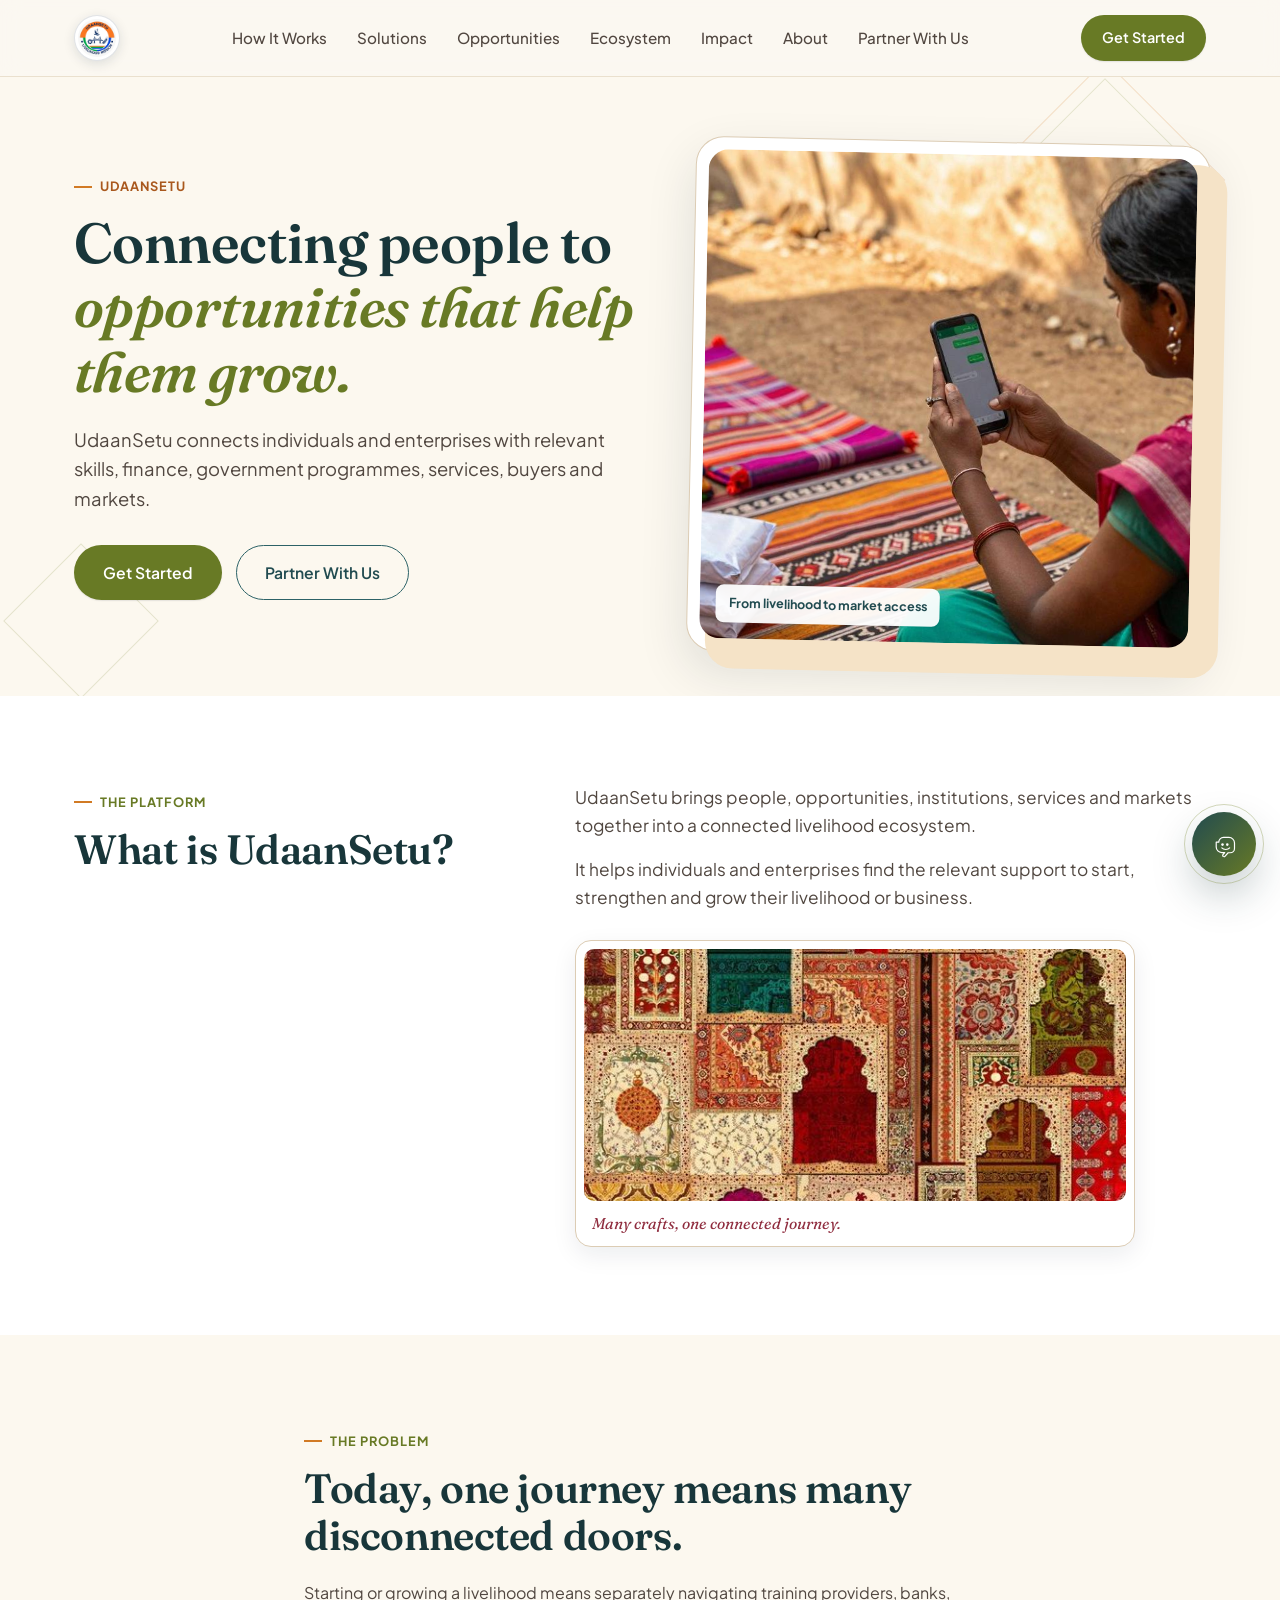
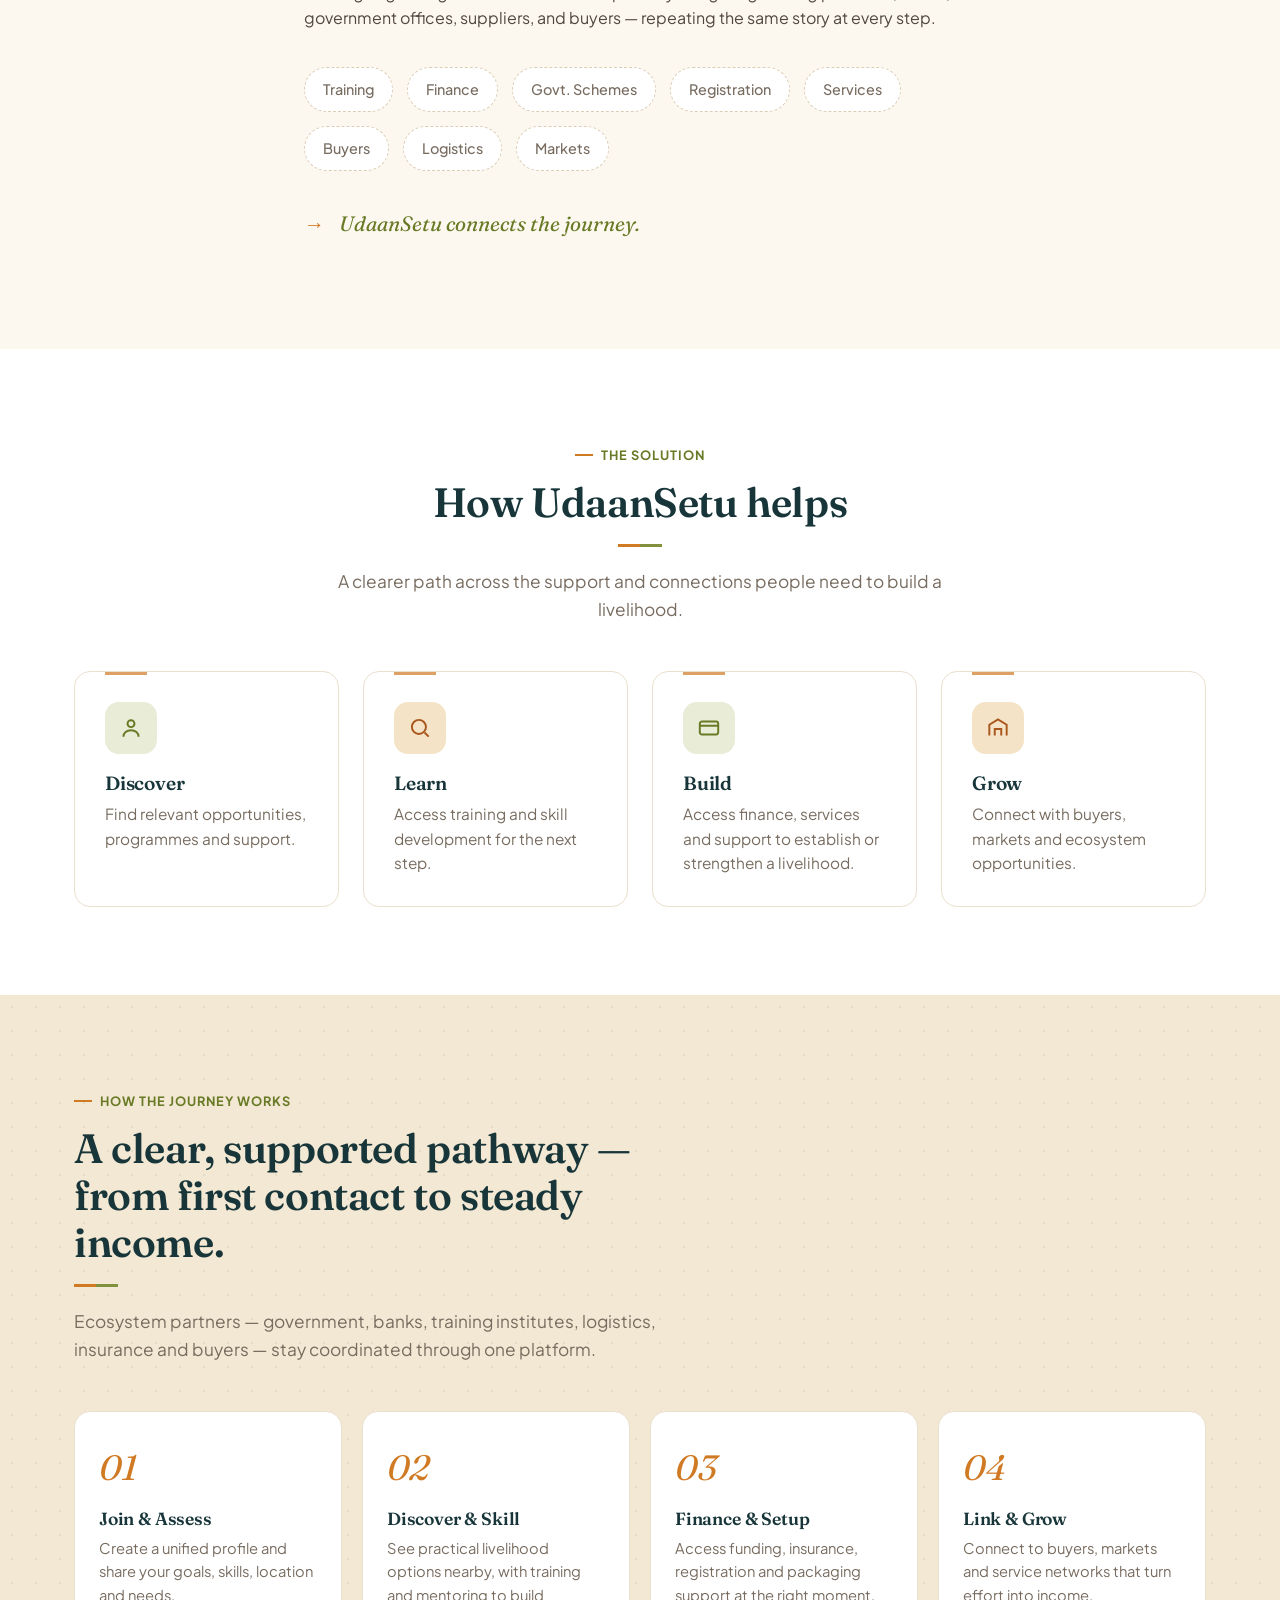
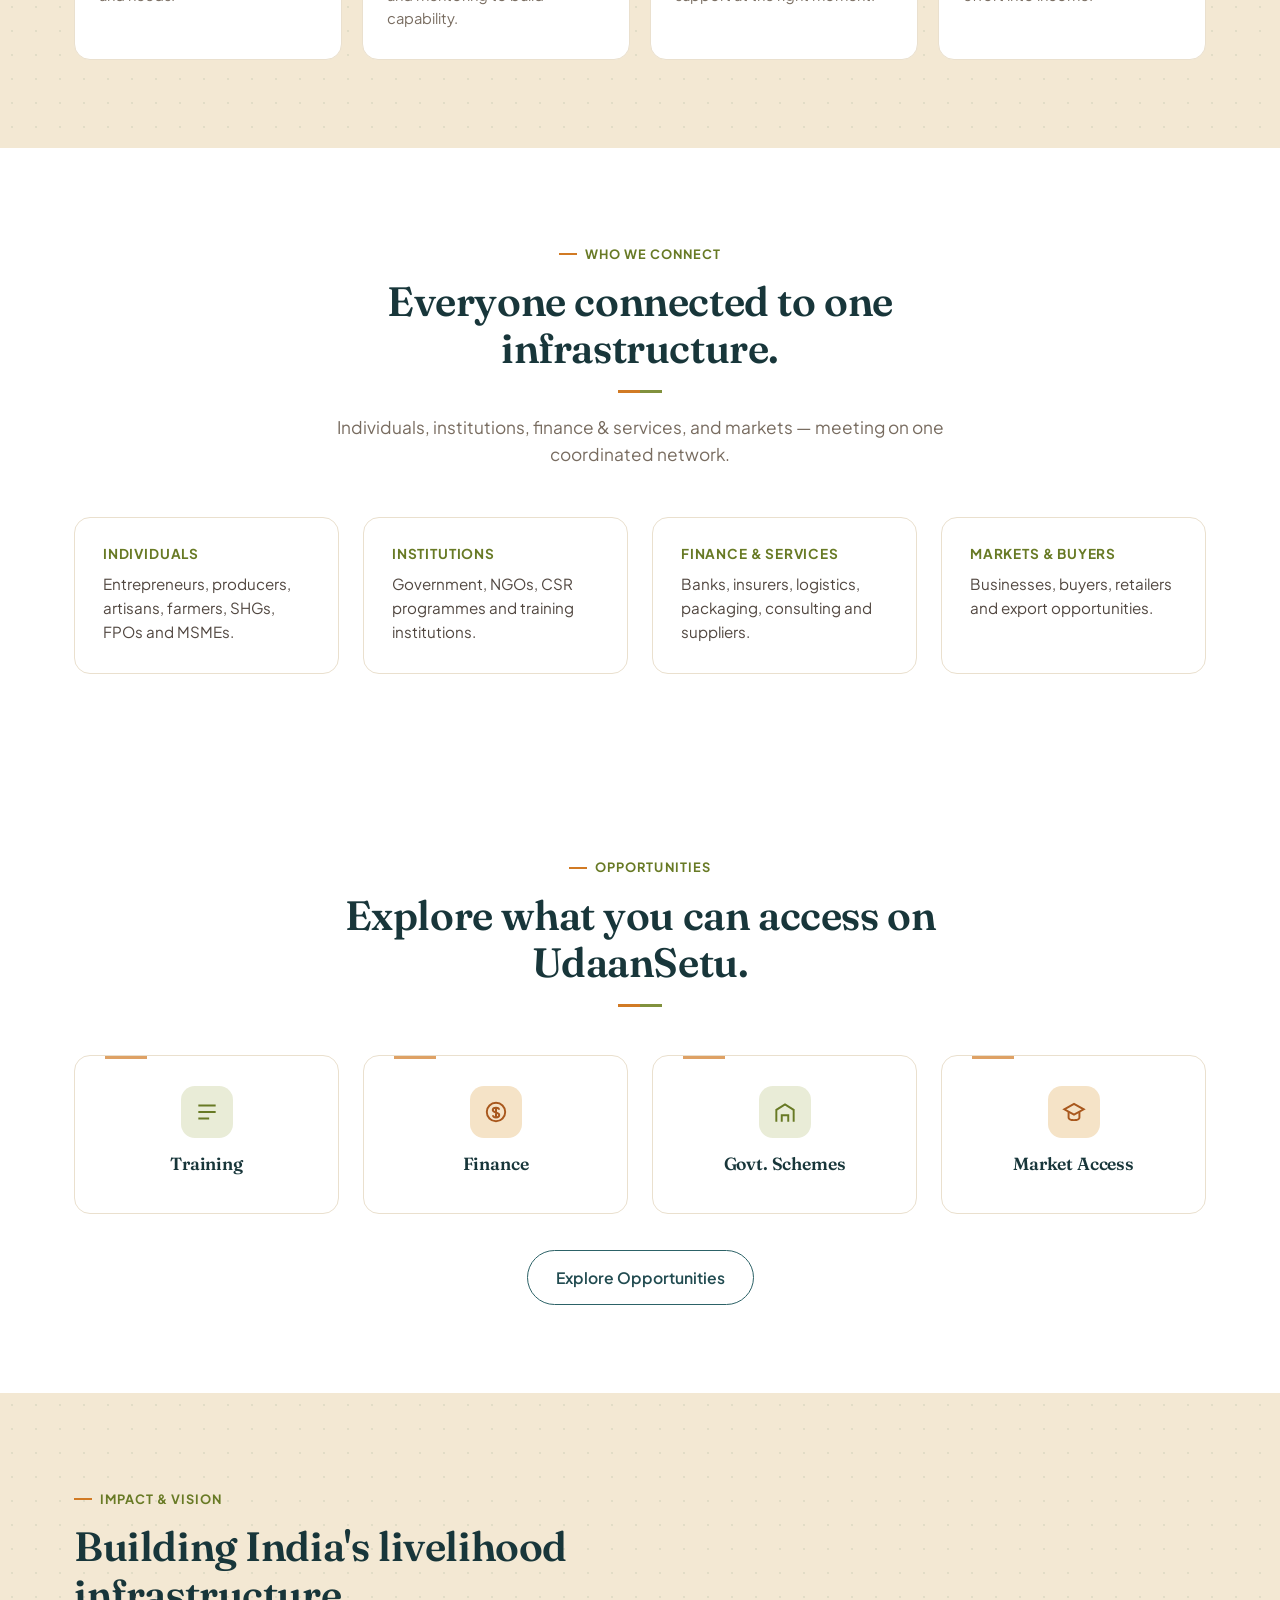
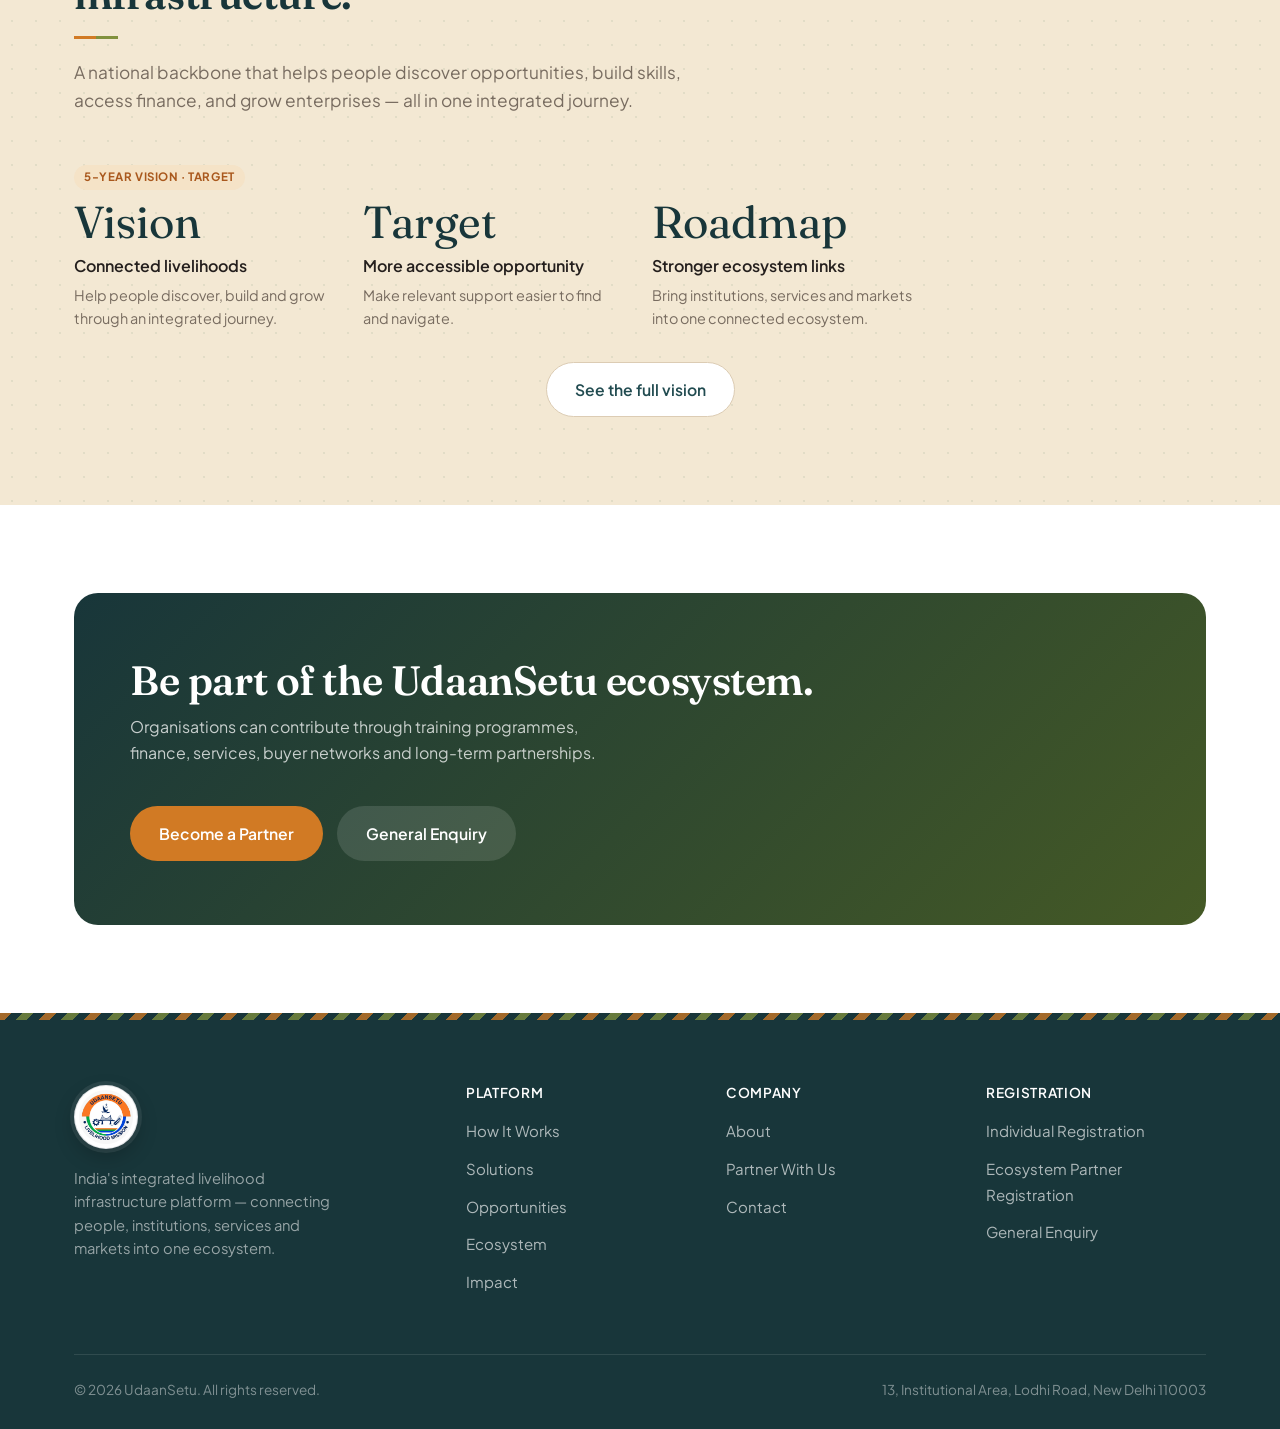
<file: index.html>
<!DOCTYPE html>
<html lang="en">
<head>
<meta charset="UTF-8">
<meta name="viewport" content="width=device-width, initial-scale=1.0">
<title>UdaanSetu — India's Integrated Livelihood Infrastructure</title>
<meta name="description" content="UdaanSetu connects people, training, finance, government schemes, services and markets into one livelihood ecosystem.">
<link rel="icon" href="assets/logo/favicon.svg" type="image/svg+xml">
<link rel="preconnect" href="https://fonts.googleapis.com">
<link rel="preconnect" href="https://fonts.gstatic.com" crossorigin>
<link href="https://fonts.googleapis.com/css2?family=Fraunces:ital,wght@0,500;0,600;0,700;1,500;1,600&family=Plus+Jakarta+Sans:wght@400;500;600;700;800&display=swap" rel="stylesheet">
<link rel="stylesheet" href="css/style.css">
</head>
<body>

<!-- ===================== NAVBAR ===================== -->
<header class="navbar">
  <div class="container">
    <a href="index.html" class="nav-logo"><img src="assets/logo/logo.jpg" alt="UdaanSetu"></a>
    <nav class="nav-links" aria-label="Primary">
      <a href="pages/how-it-works.html">How It Works</a>
      <a href="pages/solutions.html">Solutions</a>
      <a href="pages/opportunities.html">Opportunities</a>
      <a href="pages/ecosystem.html">Ecosystem</a>
      <a href="pages/impact.html">Impact</a>
      <a href="pages/about.html">About</a>
      <a href="pages/partner.html">Partner With Us</a>
    </nav>
    <div class="nav-cta">
      <a class="btn btn-primary btn-sm" href="#" data-form="individual">Get Started</a>
    </div>
    <button class="nav-toggle" aria-label="Open menu" aria-expanded="false"><span></span></button>
  </div>
  <div class="mobile-menu">
    <a href="pages/how-it-works.html">How It Works</a>
    <a href="pages/solutions.html">Solutions</a>
    <a href="pages/opportunities.html">Opportunities</a>
    <a href="pages/ecosystem.html">Ecosystem</a>
    <a href="pages/impact.html">Impact</a>
    <a href="pages/about.html">About</a>
    <a href="pages/partner.html">Partner With Us</a>
    <a href="pages/contact.html">Contact</a>
    <div class="mobile-cta">
      <a class="btn btn-primary btn-block" href="#" data-form="individual">Get Started</a>
    </div>
  </div>
</header>

<!-- ===================== HERO ===================== -->
<section class="hero">
  <div class="container hero-grid">
    <div class="hero-copy">
      <span class="eyebrow">UdaanSetu</span>
      <h1>Connecting people to <em>opportunities that help them grow.</em></h1>
      <p class="lede">UdaanSetu connects individuals and enterprises with relevant skills, finance, government programmes, services, buyers and markets.</p>
      <div class="hero-actions">
        <a class="btn btn-primary" href="#" data-form="individual">Get Started</a>
        <a class="btn btn-secondary" href="#" data-form="partner">Partner With Us</a>
      </div>
    </div>
    <div class="hero-visual reveal">
      <div class="hero-image-frame">
        <img src="assets/images/62bjK6dln--lVQ_gghYdWSEHYFoZJiXGe2gYTFTci-zFaf2wmj9uk0NMyT6tKhQ9eTnRXEJAbM-gK37vmPLvzLe6V3yIoWwVrN4_8ArVyF6i3K1mVxwQsECXw5v4iBeBJW2B06LXFGpVY9MdEsbo19DkXbO7sGw6lBlsUZKhDwEewg4ITiOXrHdxMv6WCFrW.jpeg" alt="A woman preparing fresh produce for a customer order">
        <span class="image-caption">From livelihood to market access</span>
      </div>
    </div>
  </div>
</section>

<!-- ===================== WHAT IS UDAANSETU ===================== -->
<section class="bg-white reveal">
  <div class="container intro-grid">
    <div><span class="eyebrow">The platform</span><h2>What is UdaanSetu?</h2></div>
    <div class="intro-copy"><p>UdaanSetu brings people, opportunities, institutions, services and markets together into a connected livelihood ecosystem.</p><p>It helps individuals and enterprises find the relevant support to start, strengthen and grow their livelihood or business.</p><figure class="story-image"><img src="assets/images/668e35b28e589c192574c062d6725fdb.jpg" alt="Indian textile pattern representing the connected livelihood ecosystem"><img class="transparent-asset" src="assets/images/download.png" alt=""><figcaption>Many crafts, one connected journey.</figcaption></figure></div>
  </div>
</section>

<!-- ===================== PROBLEM ===================== -->
<section class="reveal">
  <div class="container section-narrow">
    <span class="eyebrow">The problem</span>
    <h2>Today, one journey means many disconnected doors.</h2>
    <p>Starting or growing a livelihood means separately navigating training providers, banks, government offices, suppliers, and buyers — repeating the same story at every step.</p>
    <div class="disconnect-row">
      <span class="disconnect-chip">Training</span>
      <span class="disconnect-chip">Finance</span>
      <span class="disconnect-chip">Govt. Schemes</span>
      <span class="disconnect-chip">Registration</span>
      <span class="disconnect-chip">Services</span>
      <span class="disconnect-chip">Buyers</span>
      <span class="disconnect-chip">Logistics</span>
      <span class="disconnect-chip">Markets</span>
    </div>
    <p class="transition-line"><span class="arrow">→</span> UdaanSetu connects the journey.</p>
  </div>
</section>

<!-- ===================== SOLUTION ===================== -->
<section class="bg-white reveal">
  <div class="container">
    <div class="section-head center">
      <span class="eyebrow">The solution</span>
      <h2>How UdaanSetu helps</h2>
      <p>A clearer path across the support and connections people need to build a livelihood.</p>
    </div>
    <div class="grid grid-4">
      <div class="card">
        <div class="icon-badge"><svg viewBox="0 0 24 24" fill="none" stroke="currentColor" stroke-width="1.8"><circle cx="12" cy="8" r="3.2"/><path d="M5 20c0-3.5 3-6 7-6s7 2.5 7 6"/></svg></div>
        <h3>Discover</h3>
        <p>Find relevant opportunities, programmes and support.</p>
      </div>
      <div class="card">
        <div class="icon-badge saffron"><svg viewBox="0 0 24 24" fill="none" stroke="currentColor" stroke-width="1.8"><circle cx="11" cy="11" r="6.5"/><path d="M20 20l-3.8-3.8"/></svg></div>
        <h3>Learn</h3>
        <p>Access training and skill development for the next step.</p>
      </div>
      <div class="card">
        <div class="icon-badge"><svg viewBox="0 0 24 24" fill="none" stroke="currentColor" stroke-width="1.8"><rect x="3.5" y="6" width="17" height="12" rx="2"/><path d="M3.5 10h17"/></svg></div>
        <h3>Build</h3>
        <p>Access finance, services and support to establish or strengthen a livelihood.</p>
      </div>
      <div class="card">
        <div class="icon-badge saffron"><svg viewBox="0 0 24 24" fill="none" stroke="currentColor" stroke-width="1.8"><path d="M4 19V9l8-5 8 5v10"/><path d="M9 19v-6h6v6"/></svg></div>
        <h3>Grow</h3>
        <p>Connect with buyers, markets and ecosystem opportunities.</p>
      </div>
    </div>
  </div>
</section>

<!-- ===================== JOURNEY ===================== -->
<section class="bg-cream reveal">
  <div class="container">
    <div class="section-head">
      <span class="eyebrow">How the journey works</span>
      <h2>A clear, supported pathway — from first contact to steady income.</h2>
      <p>Ecosystem partners — government, banks, training institutes, logistics, insurance and buyers — stay coordinated through one platform.</p>
    </div>
    <div class="journey-grid">
      <div class="journey-step">
        <span class="num">01</span>
        <h4>Join &amp; Assess</h4>
        <p>Create a unified profile and share your goals, skills, location and needs.</p>
      </div>
      <div class="journey-step">
        <span class="num">02</span>
        <h4>Discover &amp; Skill</h4>
        <p>See practical livelihood options nearby, with training and mentoring to build capability.</p>
      </div>
      <div class="journey-step">
        <span class="num">03</span>
        <h4>Finance &amp; Setup</h4>
        <p>Access funding, insurance, registration and packaging support at the right moment.</p>
      </div>
      <div class="journey-step">
        <span class="num">04</span>
        <h4>Link &amp; Grow</h4>
        <p>Connect to buyers, markets and service networks that turn effort into income.</p>
      </div>
    </div>
  </div>
</section>

<!-- ===================== WHO WE CONNECT ===================== -->
<section class="bg-white reveal">
  <div class="container">
    <div class="section-head center">
      <span class="eyebrow">Who we connect</span>
      <h2>Everyone connected to one infrastructure.</h2>
      <p>Individuals, institutions, finance &amp; services, and markets — meeting on one coordinated network.</p>
    </div>
    <div class="grid grid-4">
      <div class="ecosystem-group">
        <h4>Individuals</h4>
        <p>Entrepreneurs, producers, artisans, farmers, SHGs, FPOs and MSMEs.</p>
      </div>
      <div class="ecosystem-group">
        <h4>Institutions</h4>
        <p>Government, NGOs, CSR programmes and training institutions.</p>
      </div>
      <div class="ecosystem-group">
        <h4>Finance &amp; Services</h4>
        <p>Banks, insurers, logistics, packaging, consulting and suppliers.</p>
      </div>
      <div class="ecosystem-group">
        <h4>Markets &amp; Buyers</h4>
        <p>Businesses, buyers, retailers and export opportunities.</p>
      </div>
    </div>
  </div>
</section>

<!-- ===================== OPPORTUNITIES PREVIEW ===================== -->
<section class="bg-white reveal">
  <div class="container">
    <div class="section-head center">
      <span class="eyebrow">Opportunities</span>
      <h2>Explore what you can access on UdaanSetu.</h2>
    </div>
    <div class="grid grid-4" style="margin-bottom:36px;">
      <div class="card text-center">
        <div class="icon-badge" style="margin:0 auto 16px;"><svg viewBox="0 0 24 24" fill="none" stroke="currentColor" stroke-width="1.8"><path d="M4 6h16M4 12h16M4 18h10"/></svg></div>
        <h4>Training</h4>
      </div>
      <div class="card text-center">
        <div class="icon-badge saffron" style="margin:0 auto 16px;"><svg viewBox="0 0 24 24" fill="none" stroke="currentColor" stroke-width="1.8"><circle cx="12" cy="12" r="8.5"/><path d="M12 7.5v9M9.2 15c0 1.2 1.2 2 2.8 2s3-0.8 3-2.2-1.2-1.8-3-2.3-3-1.1-3-2.3S10.2 8 12 8s2.8 0.7 2.8 1.9"/></svg></div>
        <h4>Finance</h4>
      </div>
      <div class="card text-center">
        <div class="icon-badge" style="margin:0 auto 16px;"><svg viewBox="0 0 24 24" fill="none" stroke="currentColor" stroke-width="1.8"><path d="M4 21V10l8-5 8 5v11"/><path d="M9 21v-6h6v6"/></svg></div>
        <h4>Govt. Schemes</h4>
      </div>
      <div class="card text-center">
        <div class="icon-badge saffron" style="margin:0 auto 16px;"><svg viewBox="0 0 24 24" fill="none" stroke="currentColor" stroke-width="1.8"><path d="M3 9.5l9-5 9 5-9 5-9-5z"/><path d="M7 12v5c0 1.4 2.2 2.5 5 2.5s5-1.1 5-2.5v-5"/></svg></div>
        <h4>Market Access</h4>
      </div>
    </div>
    <div class="text-center">
      <a class="btn btn-secondary" href="pages/opportunities.html">Explore Opportunities</a>
    </div>
  </div>
</section>

<!-- ===================== IMPACT / VISION ===================== -->
<section class="bg-cream reveal">
  <div class="container">
    <div class="section-head">
      <span class="eyebrow">Impact &amp; vision</span>
      <h2>Building India's livelihood infrastructure.</h2>
      <p>A national backbone that helps people discover opportunities, build skills, access finance, and grow enterprises — all in one integrated journey.</p>
    </div>
    <span class="badge-target">5-Year Vision · Target</span>
    <div class="grid grid-4">
      <div class="stat-block"><span class="num">Vision</span><div class="label">Connected livelihoods</div><p>Help people discover, build and grow through an integrated journey.</p></div>
      <div class="stat-block"><span class="num">Target</span><div class="label">More accessible opportunity</div><p>Make relevant support easier to find and navigate.</p></div>
      <div class="stat-block"><span class="num">Roadmap</span><div class="label">Stronger ecosystem links</div><p>Bring institutions, services and markets into one connected ecosystem.</p></div>
    </div>
    <div class="text-center" style="margin-top:32px;">
      <a class="btn btn-ghost" href="pages/impact.html">See the full vision</a>
    </div>
  </div>
</section>

<!-- ===================== PARTNER CTA ===================== -->
<section class="bg-white reveal">
  <div class="container">
    <div class="cta-band">
      <div>
        <h2>Be part of the UdaanSetu ecosystem.</h2>
        <p>Organisations can contribute through training programmes, finance, services, buyer networks and long-term partnerships.</p>
      </div>
      <div class="actions">
        <a class="btn btn-saffron" href="#" data-form="partner">Become a Partner</a>
        <a class="btn" style="background:rgba(255,255,255,0.12);color:#fff;" href="#" data-form="enquiry">General Enquiry</a>
      </div>
    </div>
  </div>
</section>

<!-- ===================== FOOTER ===================== -->
<footer class="footer">
  <div class="container">
    <div class="footer-grid">
      <div class="footer-brand">
        <a href="index.html" class="nav-logo"><img src="assets/logo/logo.jpg" alt="UdaanSetu"></a>
        <p>India's integrated livelihood infrastructure platform — connecting people, institutions, services and markets into one ecosystem.</p>
      </div>
      <div>
        <h4>Platform</h4>
        <ul>
          <li><a href="pages/how-it-works.html">How It Works</a></li>
          <li><a href="pages/solutions.html">Solutions</a></li>
          <li><a href="pages/opportunities.html">Opportunities</a></li>
          <li><a href="pages/ecosystem.html">Ecosystem</a></li>
          <li><a href="pages/impact.html">Impact</a></li>
        </ul>
      </div>
      <div>
        <h4>Company</h4>
        <ul>
          <li><a href="pages/about.html">About</a></li>
          <li><a href="pages/partner.html">Partner With Us</a></li>
          <li><a href="pages/contact.html">Contact</a></li>
        </ul>
      </div>
      <div>
        <h4>Registration</h4>
        <ul>
          <li><a href="#" data-form="individual" target="_blank" rel="noopener">Individual Registration</a></li>
          <li><a href="#" data-form="partner" target="_blank" rel="noopener">Ecosystem Partner Registration</a></li>
          <li><a href="#" data-form="enquiry" target="_blank" rel="noopener">General Enquiry</a></li>
        </ul>
      </div>
    </div>
    <div class="footer-bottom">
      <span>© <span data-year></span> UdaanSetu. All rights reserved.</span>
      <span data-contact="address"></span>
    </div>
  </div>
</footer>

<!-- ===================== GET STARTED MODAL ===================== -->
<div class="modal-overlay">
  <div class="modal" role="dialog" aria-modal="true" aria-labelledby="modalTitle">
    <button class="modal-close" data-close-modal aria-label="Close">✕</button>
    <h3 id="modalTitle">How would you like to participate?</h3>
    <p>Pick the option that fits you — it opens the right registration form.</p>
    <a href="#" class="modal-option" data-form="individual" target="_blank" rel="noopener">
      <span><span class="opt-title">I'm an Individual</span><span class="opt-sub">Start or grow my livelihood</span></span>
      <span class="opt-arrow">→</span>
    </a>
    <a href="#" class="modal-option" data-form="partner" target="_blank" rel="noopener">
      <span><span class="opt-title">I'm an Organization / Partner</span><span class="opt-sub">Offer services, programmes or opportunities</span></span>
      <span class="opt-arrow">→</span>
    </a>
    <a href="#" class="modal-option" data-form="enquiry" target="_blank" rel="noopener">
      <span><span class="opt-title">I have a General Enquiry</span><span class="opt-sub">Ask us a question</span></span>
      <span class="opt-arrow">→</span>
    </a>
  </div>
</div>

<script src="js/config.js"></script>
<script src="js/main.js"></script>
<script src="js/udaanSetuKnowledge.js"></script>
<script src="js/udaanSetuChatEngine.js"></script>
<script src="js/udaanSetuChatbot.js"></script>
</body>
</html>
</file>
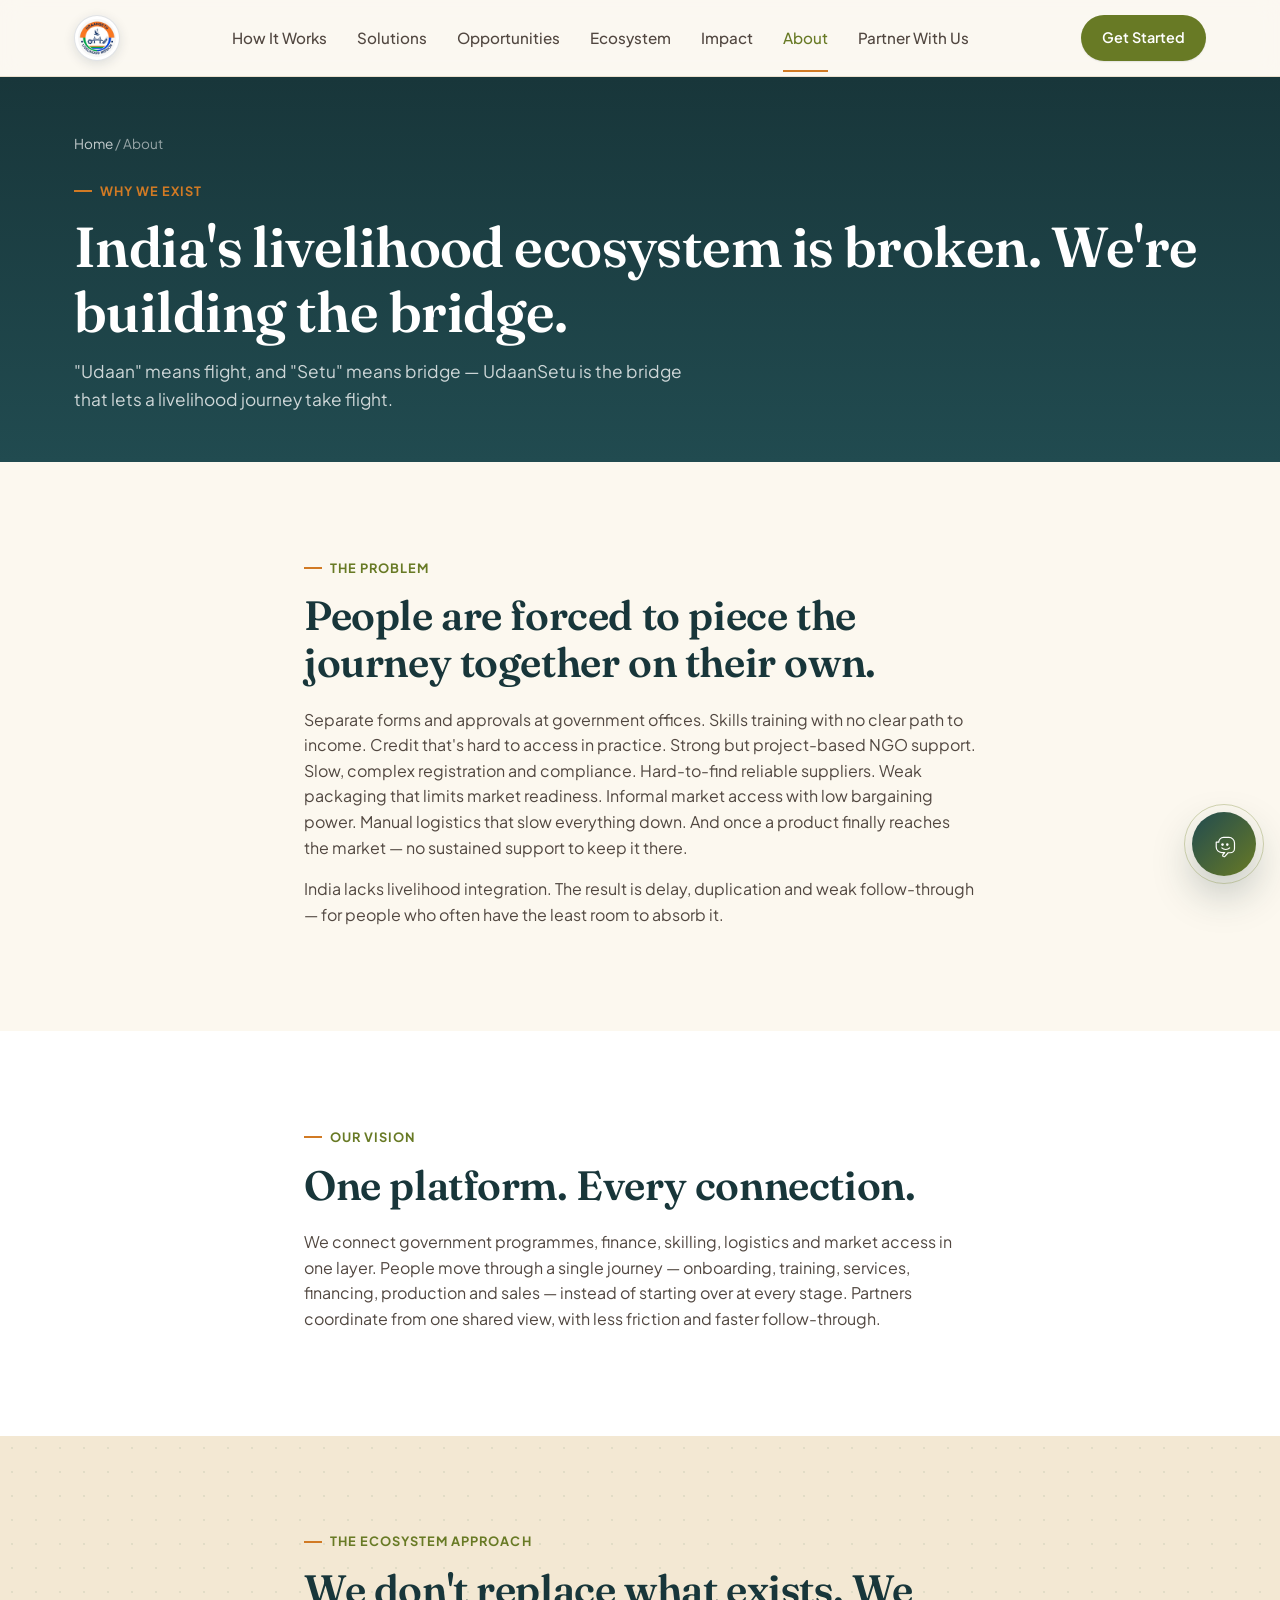
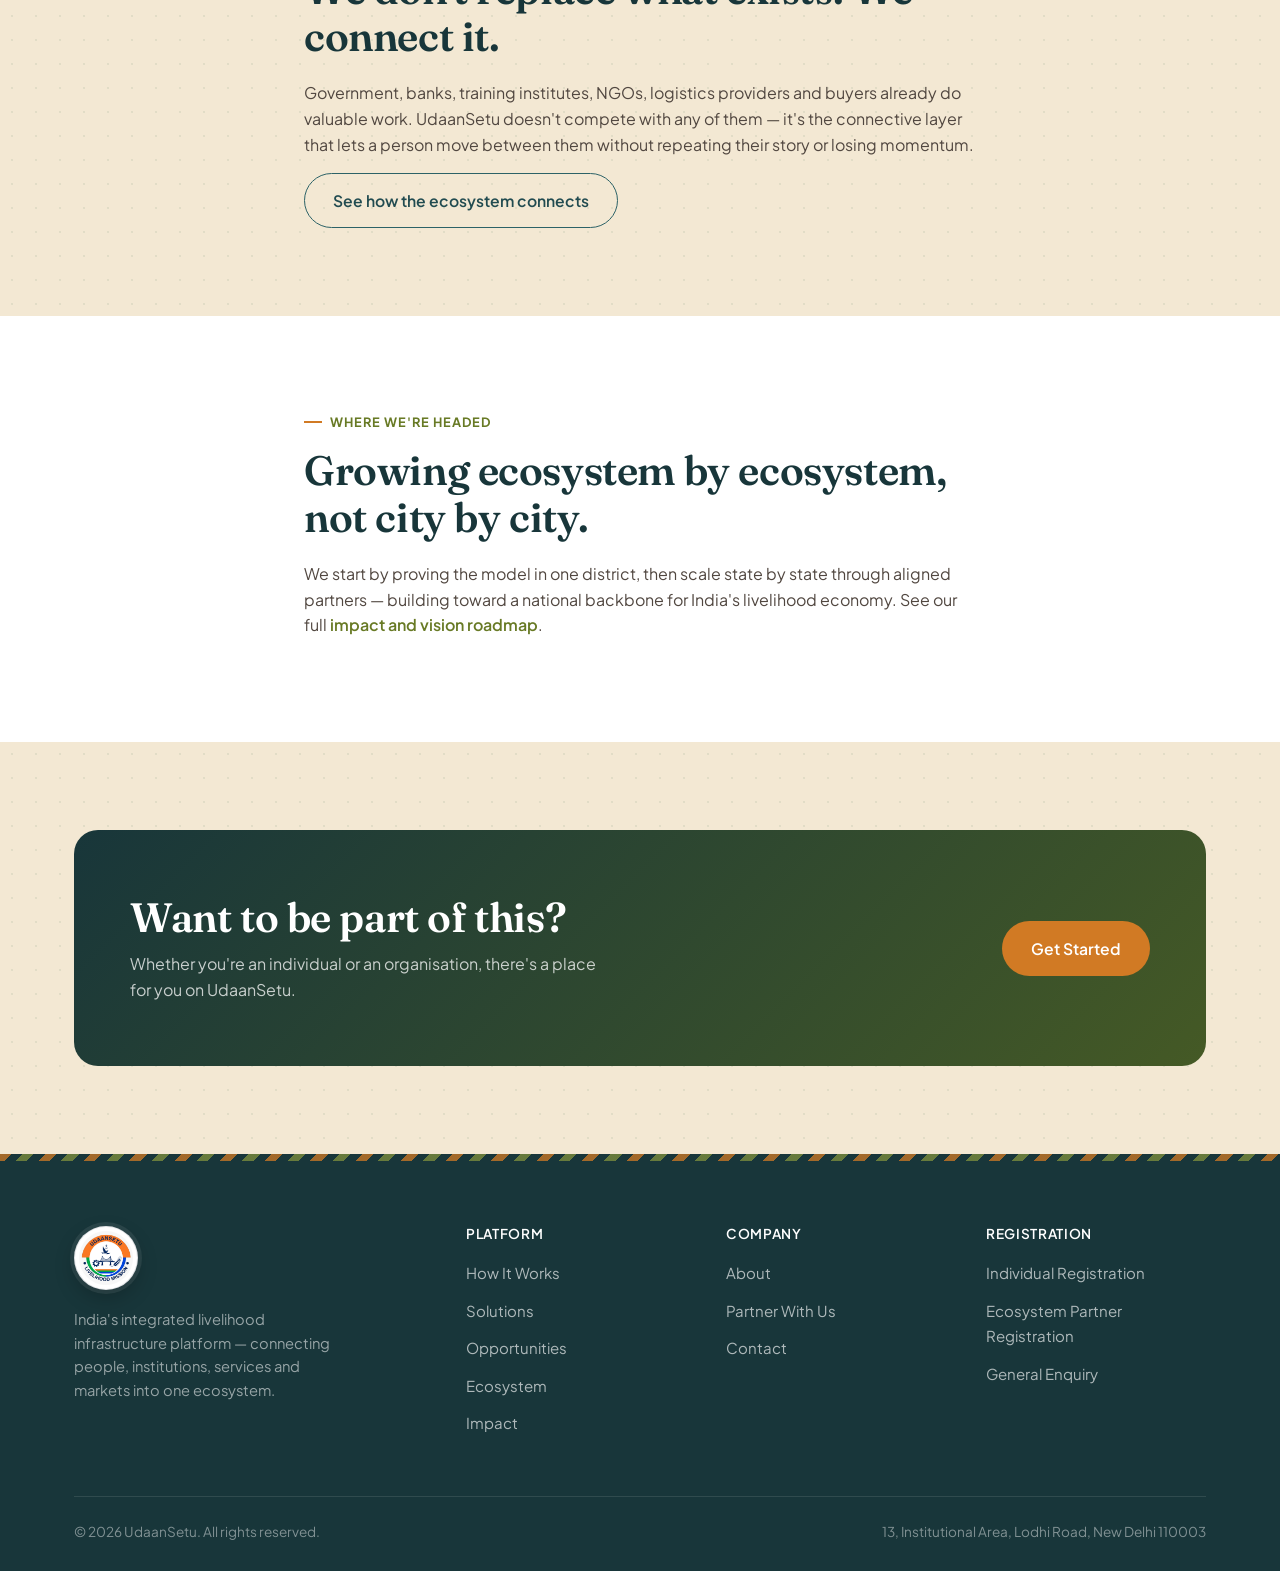
<file: pages/about.html>
<!DOCTYPE html>
<html lang="en">
<head>
<meta charset="UTF-8">
<meta name="viewport" content="width=device-width, initial-scale=1.0">
<title>About — UdaanSetu</title>
<meta name="description" content="Why UdaanSetu exists, the problem it solves, and the ecosystem approach behind it.">
<link rel="icon" href="../assets/logo/favicon.svg" type="image/svg+xml">
<link rel="preconnect" href="https://fonts.googleapis.com">
<link rel="preconnect" href="https://fonts.gstatic.com" crossorigin>
<link href="https://fonts.googleapis.com/css2?family=Fraunces:ital,wght@0,500;0,600;0,700;1,500;1,600&family=Plus+Jakarta+Sans:wght@400;500;600;700;800&display=swap" rel="stylesheet">
<link rel="stylesheet" href="../css/style.css">
</head>
<body>
<header class="navbar">
  <div class="container">
    <a href="../index.html" class="nav-logo"><img src="../assets/logo/logo.jpg" alt="UdaanSetu"></a>
    <nav class="nav-links" aria-label="Primary">
      <a href="how-it-works.html">How It Works</a>
      <a href="solutions.html">Solutions</a>
      <a href="opportunities.html">Opportunities</a>
      <a href="ecosystem.html">Ecosystem</a>
      <a href="impact.html">Impact</a>
      <a href="about.html" class="active">About</a>
      <a href="partner.html">Partner With Us</a>
    </nav>
    <div class="nav-cta"><button class="btn btn-primary btn-sm" data-open-modal>Get Started</button></div>
    <button class="nav-toggle" aria-label="Open menu" aria-expanded="false"><span></span></button>
  </div>
  <div class="mobile-menu">
    <a href="how-it-works.html">How It Works</a>
    <a href="solutions.html">Solutions</a>
    <a href="opportunities.html">Opportunities</a>
    <a href="ecosystem.html">Ecosystem</a>
    <a href="impact.html">Impact</a>
    <a href="about.html">About</a>
    <a href="partner.html">Partner With Us</a>
    <a href="contact.html">Contact</a>
    <div class="mobile-cta"><button class="btn btn-primary btn-block" data-open-modal>Get Started</button></div>
  </div>
</header>

<section class="page-hero">
  <div class="container">
    <div class="breadcrumb"><a href="../index.html">Home</a> / About</div>
    <span class="eyebrow">Why we exist</span>
    <h1>India's livelihood ecosystem is broken. We're building the bridge.</h1>
    <p>"Udaan" means flight, and "Setu" means bridge — UdaanSetu is the bridge that lets a livelihood journey take flight.</p>
  </div>
</section>

<section class="reveal">
  <div class="container section-narrow">
    <span class="eyebrow">The problem</span>
    <h2>People are forced to piece the journey together on their own.</h2>
    <p>Separate forms and approvals at government offices. Skills training with no clear path to income. Credit that's hard to access in practice. Strong but project-based NGO support. Slow, complex registration and compliance. Hard-to-find reliable suppliers. Weak packaging that limits market readiness. Informal market access with low bargaining power. Manual logistics that slow everything down. And once a product finally reaches the market — no sustained support to keep it there.</p>
    <p>India lacks livelihood integration. The result is delay, duplication and weak follow-through — for people who often have the least room to absorb it.</p>
  </div>
</section>

<section class="bg-white reveal">
  <div class="container section-narrow">
    <span class="eyebrow">Our vision</span>
    <h2>One platform. Every connection.</h2>
    <p>We connect government programmes, finance, skilling, logistics and market access in one layer. People move through a single journey — onboarding, training, services, financing, production and sales — instead of starting over at every stage. Partners coordinate from one shared view, with less friction and faster follow-through.</p>
  </div>
</section>

<section class="bg-cream reveal">
  <div class="container section-narrow">
    <span class="eyebrow">The ecosystem approach</span>
    <h2>We don't replace what exists. We connect it.</h2>
    <p>Government, banks, training institutes, NGOs, logistics providers and buyers already do valuable work. UdaanSetu doesn't compete with any of them — it's the connective layer that lets a person move between them without repeating their story or losing momentum.</p>
    <a class="btn btn-secondary" href="ecosystem.html">See how the ecosystem connects</a>
  </div>
</section>

<section class="bg-white reveal">
  <div class="container section-narrow">
    <span class="eyebrow">Where we're headed</span>
    <h2>Growing ecosystem by ecosystem, not city by city.</h2>
    <p>We start by proving the model in one district, then scale state by state through aligned partners — building toward a national backbone for India's livelihood economy. See our full <a href="impact.html" style="color:var(--green-600);font-weight:600;">impact and vision roadmap</a>.</p>
  </div>
</section>

<section class="bg-cream reveal">
  <div class="container">
    <div class="cta-band">
      <div>
        <h2>Want to be part of this?</h2>
        <p>Whether you're an individual or an organisation, there's a place for you on UdaanSetu.</p>
      </div>
      <div class="actions">
        <button class="btn btn-saffron" data-open-modal>Get Started</button>
      </div>
    </div>
  </div>
</section>
<footer class="footer">
  <div class="container">
    <div class="footer-grid">
      <div class="footer-brand">
        <a href="../index.html" class="nav-logo"><img src="../assets/logo/logo.jpg" alt="UdaanSetu"></a>
        <p>India's integrated livelihood infrastructure platform — connecting people, institutions, services and markets into one ecosystem.</p>
      </div>
      <div>
        <h4>Platform</h4>
        <ul>
          <li><a href="how-it-works.html">How It Works</a></li>
          <li><a href="solutions.html">Solutions</a></li>
          <li><a href="opportunities.html">Opportunities</a></li>
          <li><a href="ecosystem.html">Ecosystem</a></li>
          <li><a href="impact.html">Impact</a></li>
        </ul>
      </div>
      <div>
        <h4>Company</h4>
        <ul>
          <li><a href="about.html">About</a></li>
          <li><a href="partner.html">Partner With Us</a></li>
          <li><a href="contact.html">Contact</a></li>
        </ul>
      </div>
      <div>
        <h4>Registration</h4>
        <ul>
          <li><a href="#" data-form="individual" target="_blank" rel="noopener">Individual Registration</a></li>
          <li><a href="#" data-form="partner" target="_blank" rel="noopener">Ecosystem Partner Registration</a></li>
          <li><a href="#" data-form="enquiry" target="_blank" rel="noopener">General Enquiry</a></li>
        </ul>
      </div>
    </div>
    <div class="footer-bottom">
      <span>© <span data-year></span> UdaanSetu. All rights reserved.</span>
      <span data-contact="address"></span>
    </div>
  </div>
</footer>
<div class="modal-overlay">
  <div class="modal" role="dialog" aria-modal="true" aria-labelledby="modalTitle">
    <button class="modal-close" data-close-modal aria-label="Close">✕</button>
    <h3 id="modalTitle">How would you like to participate?</h3>
    <p>Pick the option that fits you — it opens the right registration form.</p>
    <a href="#" class="modal-option" data-form="individual" target="_blank" rel="noopener">
      <span><span class="opt-title">I'm an Individual</span><span class="opt-sub">Start or grow my livelihood</span></span>
      <span class="opt-arrow">→</span>
    </a>
    <a href="#" class="modal-option" data-form="partner" target="_blank" rel="noopener">
      <span><span class="opt-title">I'm an Organization / Partner</span><span class="opt-sub">Offer services, programmes or opportunities</span></span>
      <span class="opt-arrow">→</span>
    </a>
    <a href="#" class="modal-option" data-form="enquiry" target="_blank" rel="noopener">
      <span><span class="opt-title">I have a General Enquiry</span><span class="opt-sub">Ask us a question</span></span>
      <span class="opt-arrow">→</span>
    </a>
  </div>
</div>
<script src="../js/config.js"></script>
<script src="../js/main.js"></script>
<script src="../js/udaanSetuKnowledge.js"></script>
<script src="../js/udaanSetuChatEngine.js"></script>
<script src="../js/udaanSetuChatbot.js"></script>
</body>
</html>
</file>
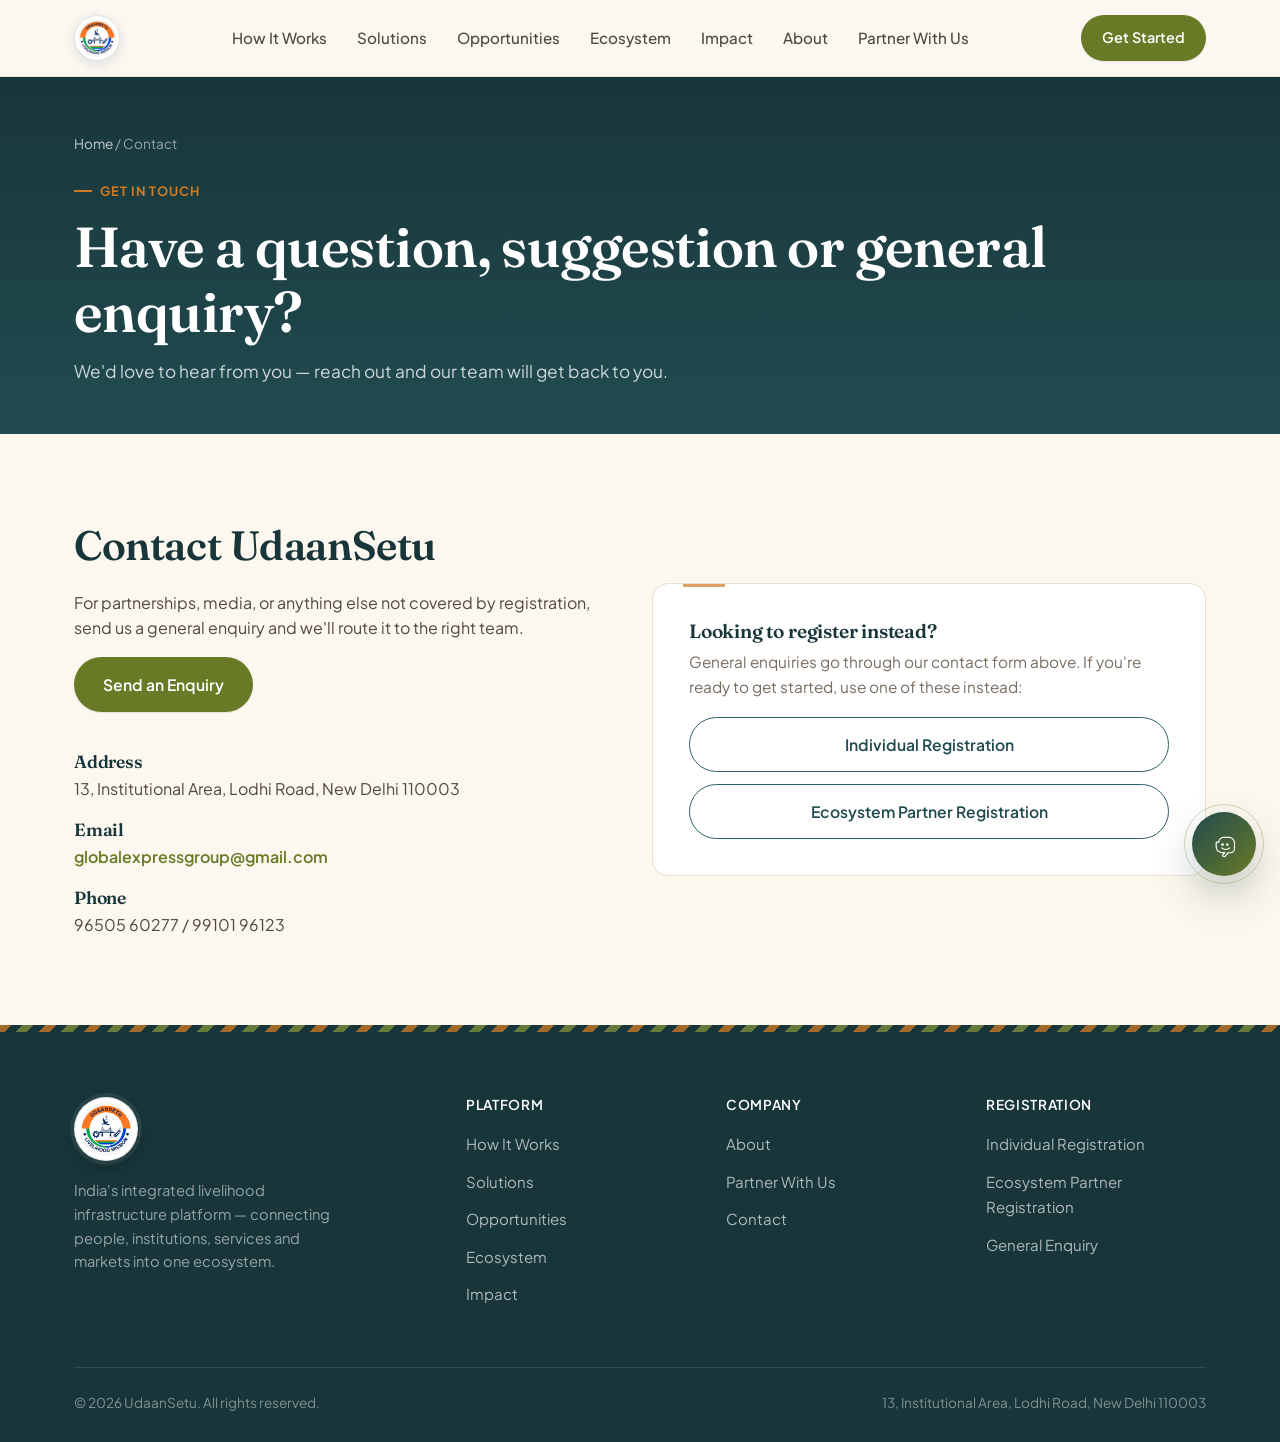
<file: pages/contact.html>
<!DOCTYPE html>
<html lang="en">
<head>
<meta charset="UTF-8">
<meta name="viewport" content="width=device-width, initial-scale=1.0">
<title>Contact — UdaanSetu</title>
<meta name="description" content="Get in touch with UdaanSetu for partnerships, media or general enquiries.">
<link rel="icon" href="../assets/logo/favicon.svg" type="image/svg+xml">
<link rel="preconnect" href="https://fonts.googleapis.com">
<link rel="preconnect" href="https://fonts.gstatic.com" crossorigin>
<link href="https://fonts.googleapis.com/css2?family=Fraunces:ital,wght@0,500;0,600;0,700;1,500;1,600&family=Plus+Jakarta+Sans:wght@400;500;600;700;800&display=swap" rel="stylesheet">
<link rel="stylesheet" href="../css/style.css">
</head>
<body>
<header class="navbar">
  <div class="container">
    <a href="../index.html" class="nav-logo"><img src="../assets/logo/logo.jpg" alt="UdaanSetu"></a>
    <nav class="nav-links" aria-label="Primary">
      <a href="how-it-works.html">How It Works</a>
      <a href="solutions.html">Solutions</a>
      <a href="opportunities.html">Opportunities</a>
      <a href="ecosystem.html">Ecosystem</a>
      <a href="impact.html">Impact</a>
      <a href="about.html">About</a>
      <a href="partner.html">Partner With Us</a>
    </nav>
    <div class="nav-cta"><button class="btn btn-primary btn-sm" data-open-modal>Get Started</button></div>
    <button class="nav-toggle" aria-label="Open menu" aria-expanded="false"><span></span></button>
  </div>
  <div class="mobile-menu">
    <a href="how-it-works.html">How It Works</a>
    <a href="solutions.html">Solutions</a>
    <a href="opportunities.html">Opportunities</a>
    <a href="ecosystem.html">Ecosystem</a>
    <a href="impact.html">Impact</a>
    <a href="about.html">About</a>
    <a href="partner.html">Partner With Us</a>
    <a href="contact.html">Contact</a>
    <div class="mobile-cta"><button class="btn btn-primary btn-block" data-open-modal>Get Started</button></div>
  </div>
</header>

<section class="page-hero">
  <div class="container">
    <div class="breadcrumb"><a href="../index.html">Home</a> / Contact</div>
    <span class="eyebrow">Get in touch</span>
    <h1>Have a question, suggestion or general enquiry?</h1>
    <p>We'd love to hear from you — reach out and our team will get back to you.</p>
  </div>
</section>

<section class="reveal">
  <div class="container">
    <div class="grid grid-2" style="align-items:center;">
      <div>
        <h2>Contact UdaanSetu</h2>
        <p>For partnerships, media, or anything else not covered by registration, send us a general enquiry and we'll route it to the right team.</p>
        <a class="btn btn-primary" href="#" data-form="enquiry" target="_blank" rel="noopener">Send an Enquiry</a>

        <div style="margin-top:40px;display:flex;flex-direction:column;gap:18px;">
          <div>
            <h4 style="margin-bottom:4px;">Address</h4>
            <p data-contact="address" style="margin-bottom:0;"></p>
          </div>
          <div>
            <h4 style="margin-bottom:4px;">Email</h4>
            <p style="margin-bottom:0;"><a data-contact="email" style="color:var(--green-600);font-weight:600;"></a></p>
          </div>
          <div>
            <h4 style="margin-bottom:4px;">Phone</h4>
            <p data-contact="phone" style="margin-bottom:0;"></p>
          </div>
        </div>
      </div>

      <div class="card" style="padding:36px;">
        <h3>Looking to register instead?</h3>
        <p>General enquiries go through our contact form above. If you're ready to get started, use one of these instead:</p>
        <div style="display:flex;flex-direction:column;gap:12px;margin-top:18px;">
          <a class="btn btn-secondary btn-block" href="#" data-form="individual" target="_blank" rel="noopener">Individual Registration</a>
          <a class="btn btn-secondary btn-block" href="#" data-form="partner" target="_blank" rel="noopener">Ecosystem Partner Registration</a>
        </div>
      </div>
    </div>
  </div>
</section>
<footer class="footer">
  <div class="container">
    <div class="footer-grid">
      <div class="footer-brand">
        <a href="../index.html" class="nav-logo"><img src="../assets/logo/logo.jpg" alt="UdaanSetu"></a>
        <p>India's integrated livelihood infrastructure platform — connecting people, institutions, services and markets into one ecosystem.</p>
      </div>
      <div>
        <h4>Platform</h4>
        <ul>
          <li><a href="how-it-works.html">How It Works</a></li>
          <li><a href="solutions.html">Solutions</a></li>
          <li><a href="opportunities.html">Opportunities</a></li>
          <li><a href="ecosystem.html">Ecosystem</a></li>
          <li><a href="impact.html">Impact</a></li>
        </ul>
      </div>
      <div>
        <h4>Company</h4>
        <ul>
          <li><a href="about.html">About</a></li>
          <li><a href="partner.html">Partner With Us</a></li>
          <li><a href="contact.html">Contact</a></li>
        </ul>
      </div>
      <div>
        <h4>Registration</h4>
        <ul>
          <li><a href="#" data-form="individual" target="_blank" rel="noopener">Individual Registration</a></li>
          <li><a href="#" data-form="partner" target="_blank" rel="noopener">Ecosystem Partner Registration</a></li>
          <li><a href="#" data-form="enquiry" target="_blank" rel="noopener">General Enquiry</a></li>
        </ul>
      </div>
    </div>
    <div class="footer-bottom">
      <span>© <span data-year></span> UdaanSetu. All rights reserved.</span>
      <span data-contact="address"></span>
    </div>
  </div>
</footer>
<div class="modal-overlay">
  <div class="modal" role="dialog" aria-modal="true" aria-labelledby="modalTitle">
    <button class="modal-close" data-close-modal aria-label="Close">✕</button>
    <h3 id="modalTitle">How would you like to participate?</h3>
    <p>Pick the option that fits you — it opens the right registration form.</p>
    <a href="#" class="modal-option" data-form="individual" target="_blank" rel="noopener">
      <span><span class="opt-title">I'm an Individual</span><span class="opt-sub">Start or grow my livelihood</span></span>
      <span class="opt-arrow">→</span>
    </a>
    <a href="#" class="modal-option" data-form="partner" target="_blank" rel="noopener">
      <span><span class="opt-title">I'm an Organization / Partner</span><span class="opt-sub">Offer services, programmes or opportunities</span></span>
      <span class="opt-arrow">→</span>
    </a>
    <a href="#" class="modal-option" data-form="enquiry" target="_blank" rel="noopener">
      <span><span class="opt-title">I have a General Enquiry</span><span class="opt-sub">Ask us a question</span></span>
      <span class="opt-arrow">→</span>
    </a>
  </div>
</div>
<script src="../js/config.js"></script>
<script src="../js/main.js"></script>
<script src="../js/udaanSetuKnowledge.js"></script>
<script src="../js/udaanSetuChatEngine.js"></script>
<script src="../js/udaanSetuChatbot.js"></script>
</body>
</html>
</file>
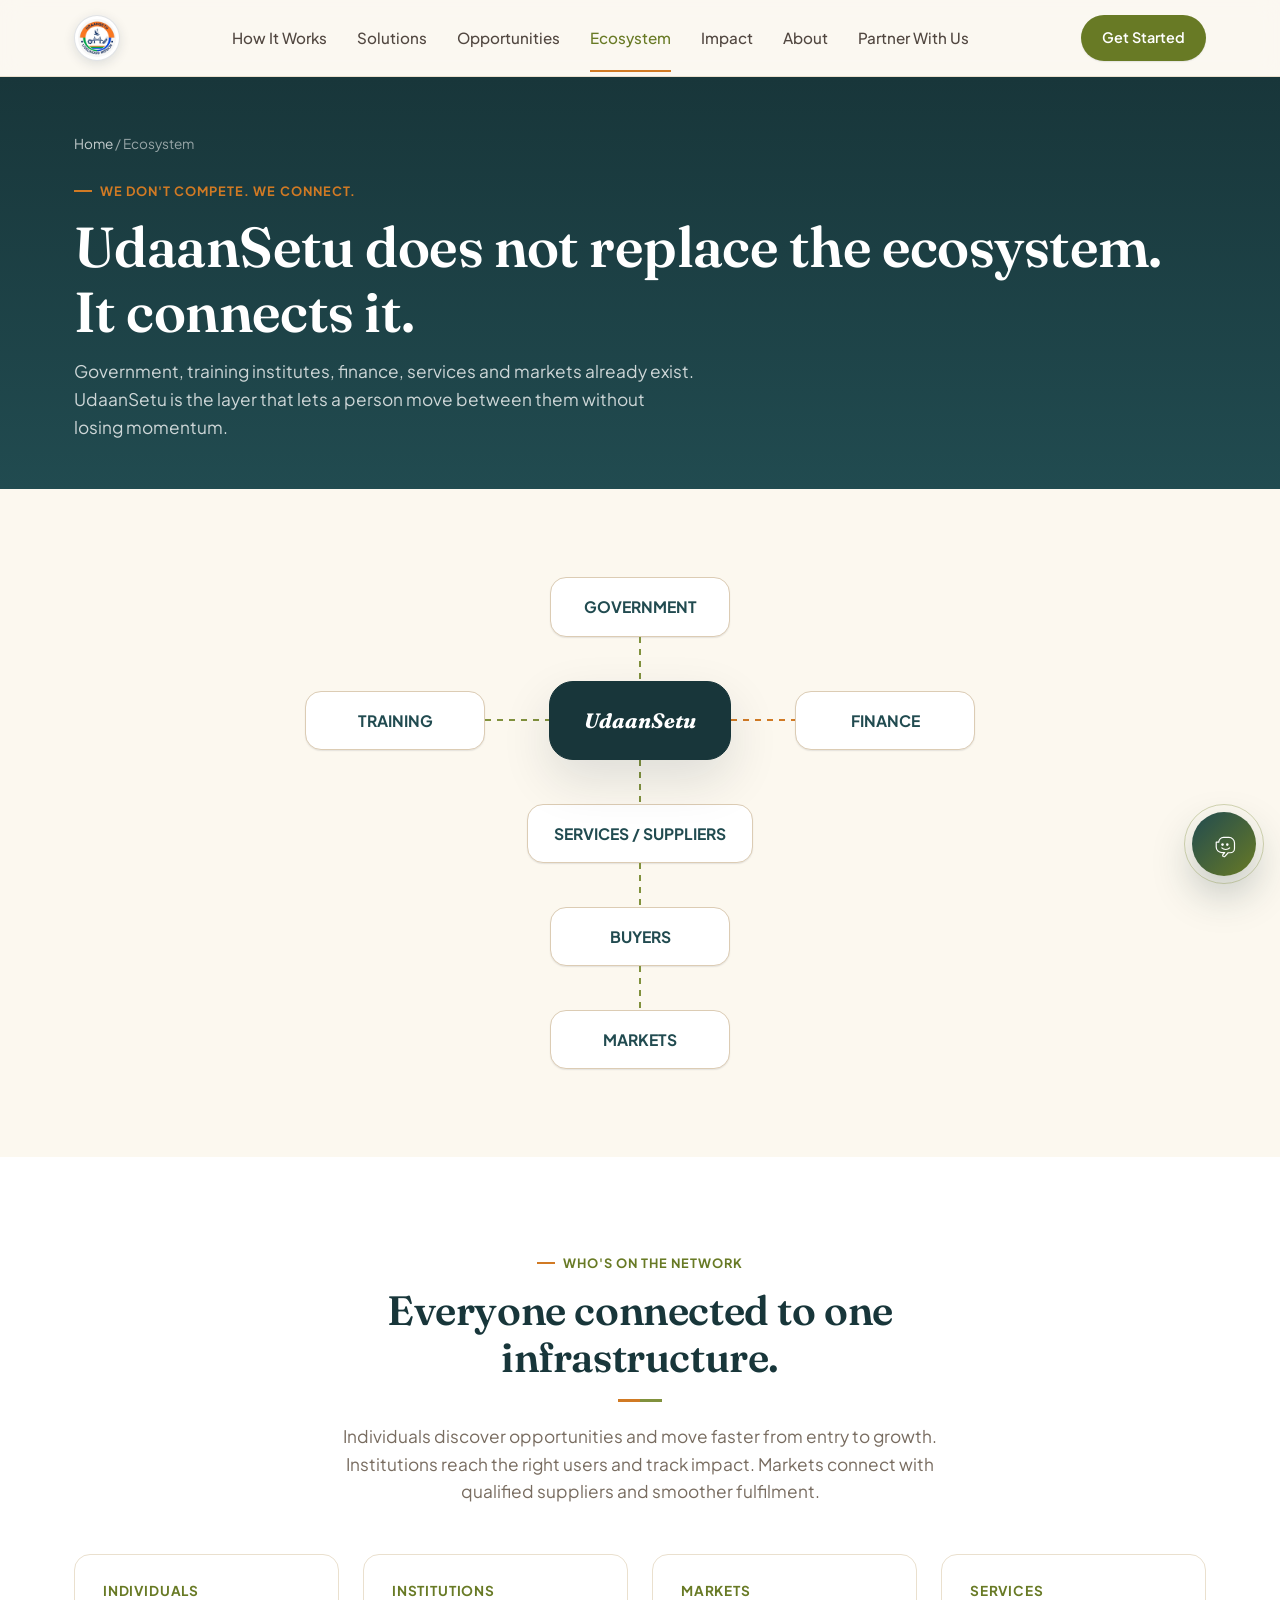
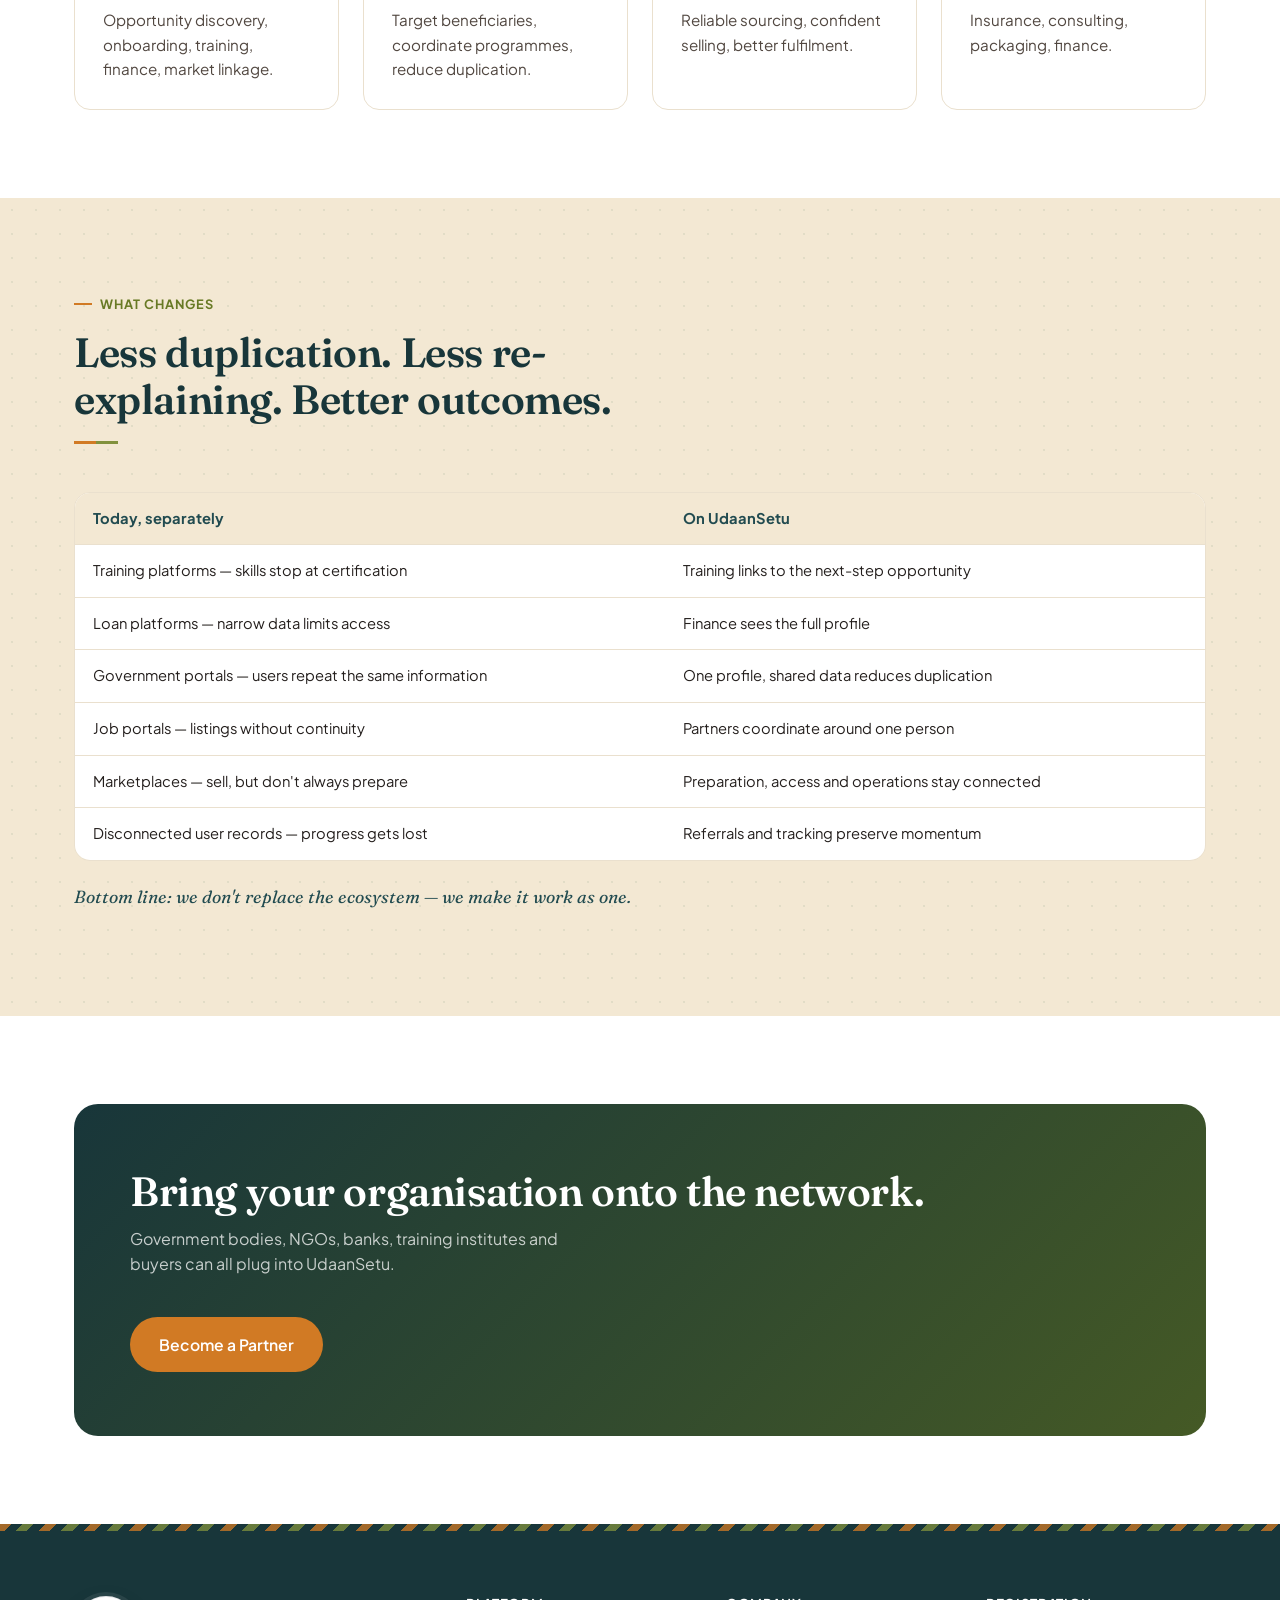
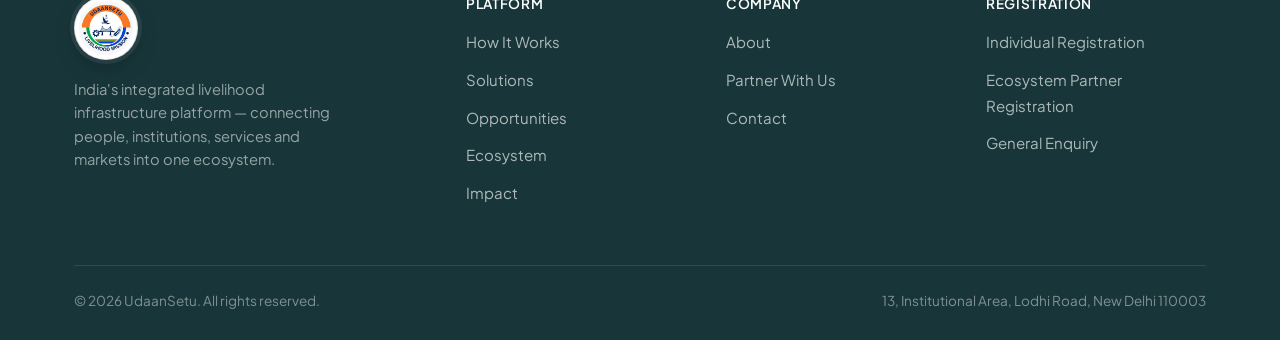
<file: pages/ecosystem.html>
<!DOCTYPE html>
<html lang="en">
<head>
<meta charset="UTF-8">
<meta name="viewport" content="width=device-width, initial-scale=1.0">
<title>Ecosystem — UdaanSetu</title>
<meta name="description" content="How UdaanSetu connects government, training, finance, services, buyers and markets into one network.">
<link rel="icon" href="../assets/logo/favicon.svg" type="image/svg+xml">
<link rel="preconnect" href="https://fonts.googleapis.com">
<link rel="preconnect" href="https://fonts.gstatic.com" crossorigin>
<link href="https://fonts.googleapis.com/css2?family=Fraunces:ital,wght@0,500;0,600;0,700;1,500;1,600&family=Plus+Jakarta+Sans:wght@400;500;600;700;800&display=swap" rel="stylesheet">
<link rel="stylesheet" href="../css/style.css">
</head>
<body>
<header class="navbar">
  <div class="container">
    <a href="../index.html" class="nav-logo"><img src="../assets/logo/logo.jpg" alt="UdaanSetu"></a>
    <nav class="nav-links" aria-label="Primary">
      <a href="how-it-works.html">How It Works</a>
      <a href="solutions.html">Solutions</a>
      <a href="opportunities.html">Opportunities</a>
      <a href="ecosystem.html" class="active">Ecosystem</a>
      <a href="impact.html">Impact</a>
      <a href="about.html">About</a>
      <a href="partner.html">Partner With Us</a>
    </nav>
    <div class="nav-cta"><button class="btn btn-primary btn-sm" data-open-modal>Get Started</button></div>
    <button class="nav-toggle" aria-label="Open menu" aria-expanded="false"><span></span></button>
  </div>
  <div class="mobile-menu">
    <a href="how-it-works.html">How It Works</a>
    <a href="solutions.html">Solutions</a>
    <a href="opportunities.html">Opportunities</a>
    <a href="ecosystem.html">Ecosystem</a>
    <a href="impact.html">Impact</a>
    <a href="about.html">About</a>
    <a href="partner.html">Partner With Us</a>
    <a href="contact.html">Contact</a>
    <div class="mobile-cta"><button class="btn btn-primary btn-block" data-open-modal>Get Started</button></div>
  </div>
</header>

<section class="page-hero">
  <div class="container">
    <div class="breadcrumb"><a href="../index.html">Home</a> / Ecosystem</div>
    <span class="eyebrow">We don't compete. We connect.</span>
    <h1>UdaanSetu does not replace the ecosystem. It connects it.</h1>
    <p>Government, training institutes, finance, services and markets already exist. UdaanSetu is the layer that lets a person move between them without losing momentum.</p>
  </div>
</section>

<section class="reveal">
  <div class="container">
    <div class="eco-diagram">
      <div class="eco-node">GOVERNMENT</div>
      <div class="eco-v-line"></div>
      <div class="eco-cross-row">
        <div class="eco-node">TRAINING</div>
        <div class="eco-h-line"></div>
        <div class="eco-node center">UdaanSetu</div>
        <div class="eco-h-line saffron"></div>
        <div class="eco-node">FINANCE</div>
      </div>
      <div class="eco-v-line"></div>
      <div class="eco-node">SERVICES / SUPPLIERS</div>
      <div class="eco-v-line"></div>
      <div class="eco-node">BUYERS</div>
      <div class="eco-v-line"></div>
      <div class="eco-node">MARKETS</div>
    </div>
  </div>
</section>

<section class="bg-white reveal">
  <div class="container">
    <div class="section-head center">
      <span class="eyebrow">Who's on the network</span>
      <h2>Everyone connected to one infrastructure.</h2>
      <p>Individuals discover opportunities and move faster from entry to growth. Institutions reach the right users and track impact. Markets connect with qualified suppliers and smoother fulfilment.</p>
    </div>
    <div class="grid grid-4">
      <div class="ecosystem-group"><h4>Individuals</h4><p>Opportunity discovery, onboarding, training, finance, market linkage.</p></div>
      <div class="ecosystem-group"><h4>Institutions</h4><p>Target beneficiaries, coordinate programmes, reduce duplication.</p></div>
      <div class="ecosystem-group"><h4>Markets</h4><p>Reliable sourcing, confident selling, better fulfilment.</p></div>
      <div class="ecosystem-group"><h4>Services</h4><p>Insurance, consulting, packaging, finance.</p></div>
    </div>
  </div>
</section>

<section class="bg-cream reveal">
  <div class="container">
    <div class="section-head">
      <span class="eyebrow">What changes</span>
      <h2>Less duplication. Less re-explaining. Better outcomes.</h2>
    </div>
    <div class="table-wrap">
      <table>
        <thead><tr><th>Today, separately</th><th>On UdaanSetu</th></tr></thead>
        <tbody>
          <tr><td>Training platforms — skills stop at certification</td><td>Training links to the next-step opportunity</td></tr>
          <tr><td>Loan platforms — narrow data limits access</td><td>Finance sees the full profile</td></tr>
          <tr><td>Government portals — users repeat the same information</td><td>One profile, shared data reduces duplication</td></tr>
          <tr><td>Job portals — listings without continuity</td><td>Partners coordinate around one person</td></tr>
          <tr><td>Marketplaces — sell, but don't always prepare</td><td>Preparation, access and operations stay connected</td></tr>
          <tr><td>Disconnected user records — progress gets lost</td><td>Referrals and tracking preserve momentum</td></tr>
        </tbody>
      </table>
    </div>
    <p style="margin-top:22px;font-family:var(--font-display);font-style:italic;font-size:1.1rem;color:var(--navy-900);">Bottom line: we don't replace the ecosystem — we make it work as one.</p>
  </div>
</section>

<section class="bg-white reveal">
  <div class="container">
    <div class="cta-band">
      <div>
        <h2>Bring your organisation onto the network.</h2>
        <p>Government bodies, NGOs, banks, training institutes and buyers can all plug into UdaanSetu.</p>
      </div>
      <div class="actions">
        <a class="btn btn-saffron" href="partner.html">Become a Partner</a>
      </div>
    </div>
  </div>
</section>
<footer class="footer">
  <div class="container">
    <div class="footer-grid">
      <div class="footer-brand">
        <a href="../index.html" class="nav-logo"><img src="../assets/logo/logo.jpg" alt="UdaanSetu"></a>
        <p>India's integrated livelihood infrastructure platform — connecting people, institutions, services and markets into one ecosystem.</p>
      </div>
      <div>
        <h4>Platform</h4>
        <ul>
          <li><a href="how-it-works.html">How It Works</a></li>
          <li><a href="solutions.html">Solutions</a></li>
          <li><a href="opportunities.html">Opportunities</a></li>
          <li><a href="ecosystem.html">Ecosystem</a></li>
          <li><a href="impact.html">Impact</a></li>
        </ul>
      </div>
      <div>
        <h4>Company</h4>
        <ul>
          <li><a href="about.html">About</a></li>
          <li><a href="partner.html">Partner With Us</a></li>
          <li><a href="contact.html">Contact</a></li>
        </ul>
      </div>
      <div>
        <h4>Registration</h4>
        <ul>
          <li><a href="#" data-form="individual" target="_blank" rel="noopener">Individual Registration</a></li>
          <li><a href="#" data-form="partner" target="_blank" rel="noopener">Ecosystem Partner Registration</a></li>
          <li><a href="#" data-form="enquiry" target="_blank" rel="noopener">General Enquiry</a></li>
        </ul>
      </div>
    </div>
    <div class="footer-bottom">
      <span>© <span data-year></span> UdaanSetu. All rights reserved.</span>
      <span data-contact="address"></span>
    </div>
  </div>
</footer>
<div class="modal-overlay">
  <div class="modal" role="dialog" aria-modal="true" aria-labelledby="modalTitle">
    <button class="modal-close" data-close-modal aria-label="Close">✕</button>
    <h3 id="modalTitle">How would you like to participate?</h3>
    <p>Pick the option that fits you — it opens the right registration form.</p>
    <a href="#" class="modal-option" data-form="individual" target="_blank" rel="noopener">
      <span><span class="opt-title">I'm an Individual</span><span class="opt-sub">Start or grow my livelihood</span></span>
      <span class="opt-arrow">→</span>
    </a>
    <a href="#" class="modal-option" data-form="partner" target="_blank" rel="noopener">
      <span><span class="opt-title">I'm an Organization / Partner</span><span class="opt-sub">Offer services, programmes or opportunities</span></span>
      <span class="opt-arrow">→</span>
    </a>
    <a href="#" class="modal-option" data-form="enquiry" target="_blank" rel="noopener">
      <span><span class="opt-title">I have a General Enquiry</span><span class="opt-sub">Ask us a question</span></span>
      <span class="opt-arrow">→</span>
    </a>
  </div>
</div>
<script src="../js/config.js"></script>
<script src="../js/main.js"></script>
<script src="../js/udaanSetuKnowledge.js"></script>
<script src="../js/udaanSetuChatEngine.js"></script>
<script src="../js/udaanSetuChatbot.js"></script>
</body>
</html>
</file>
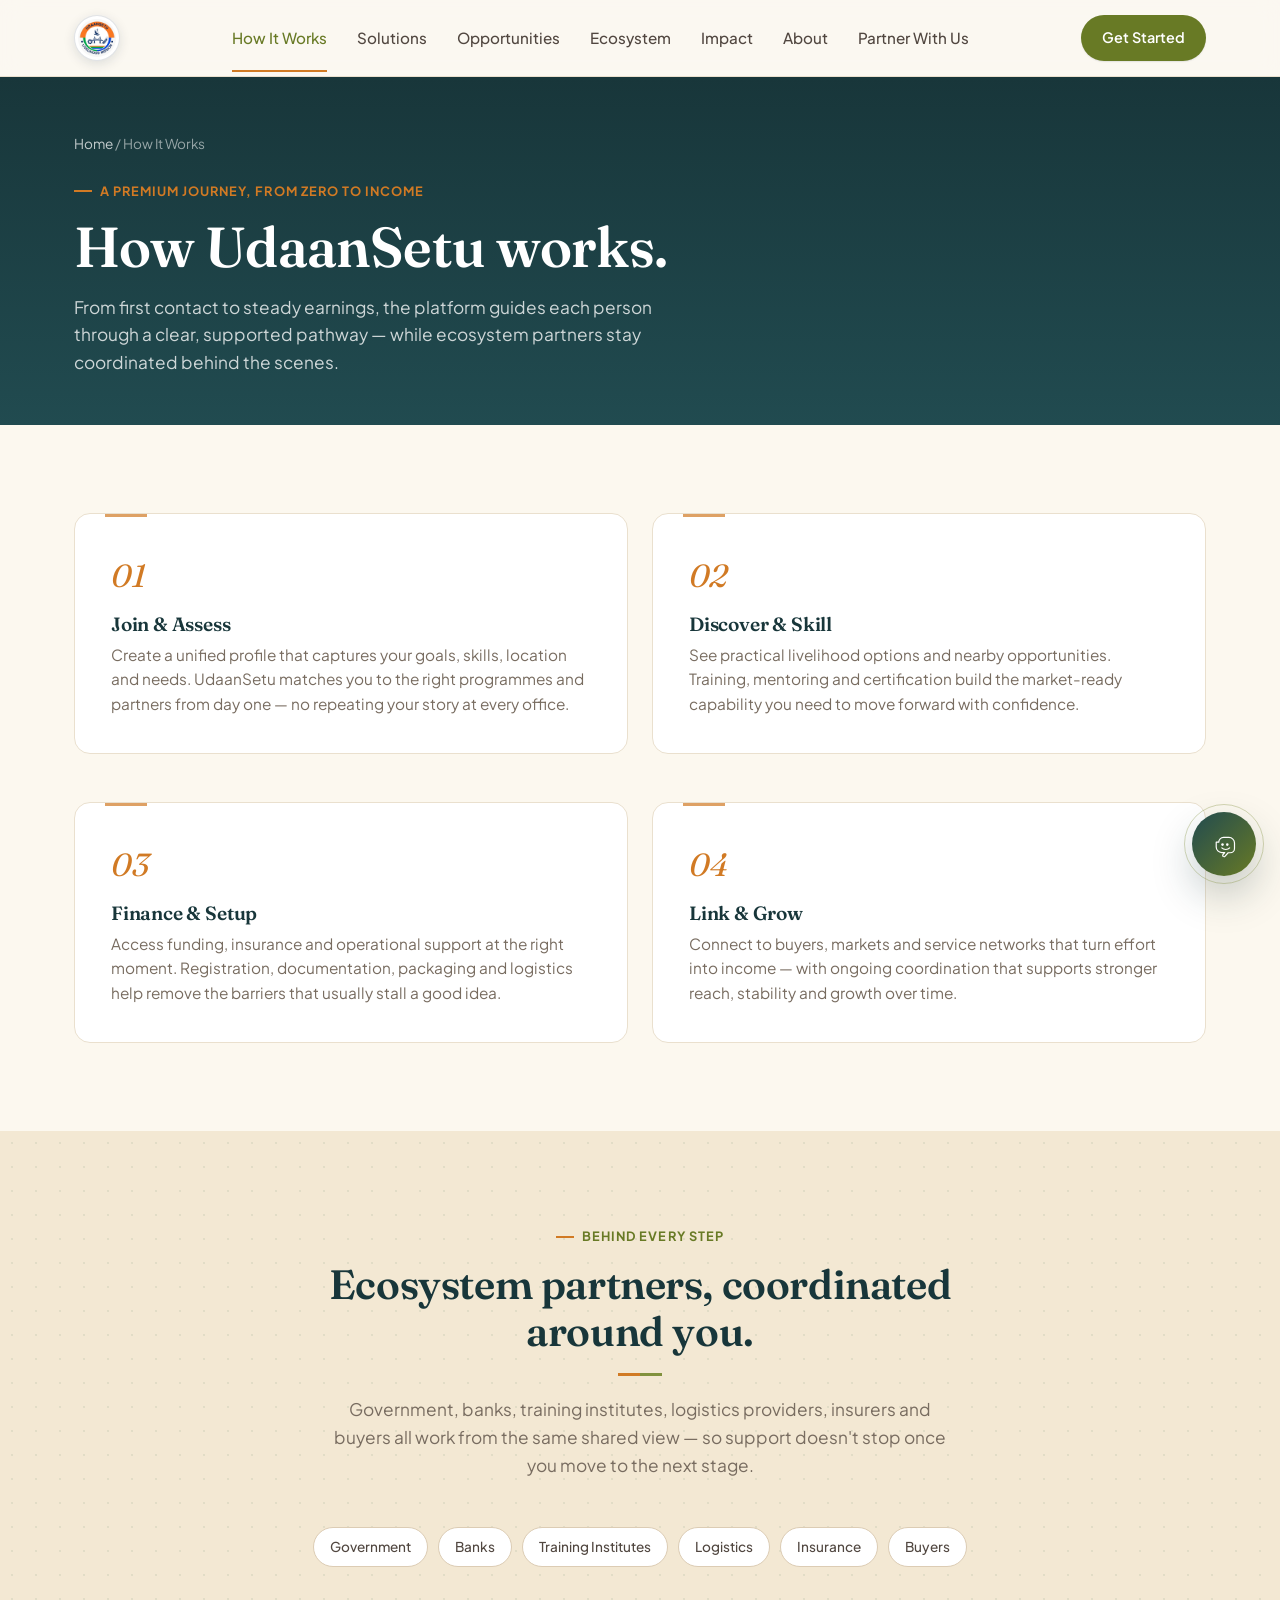
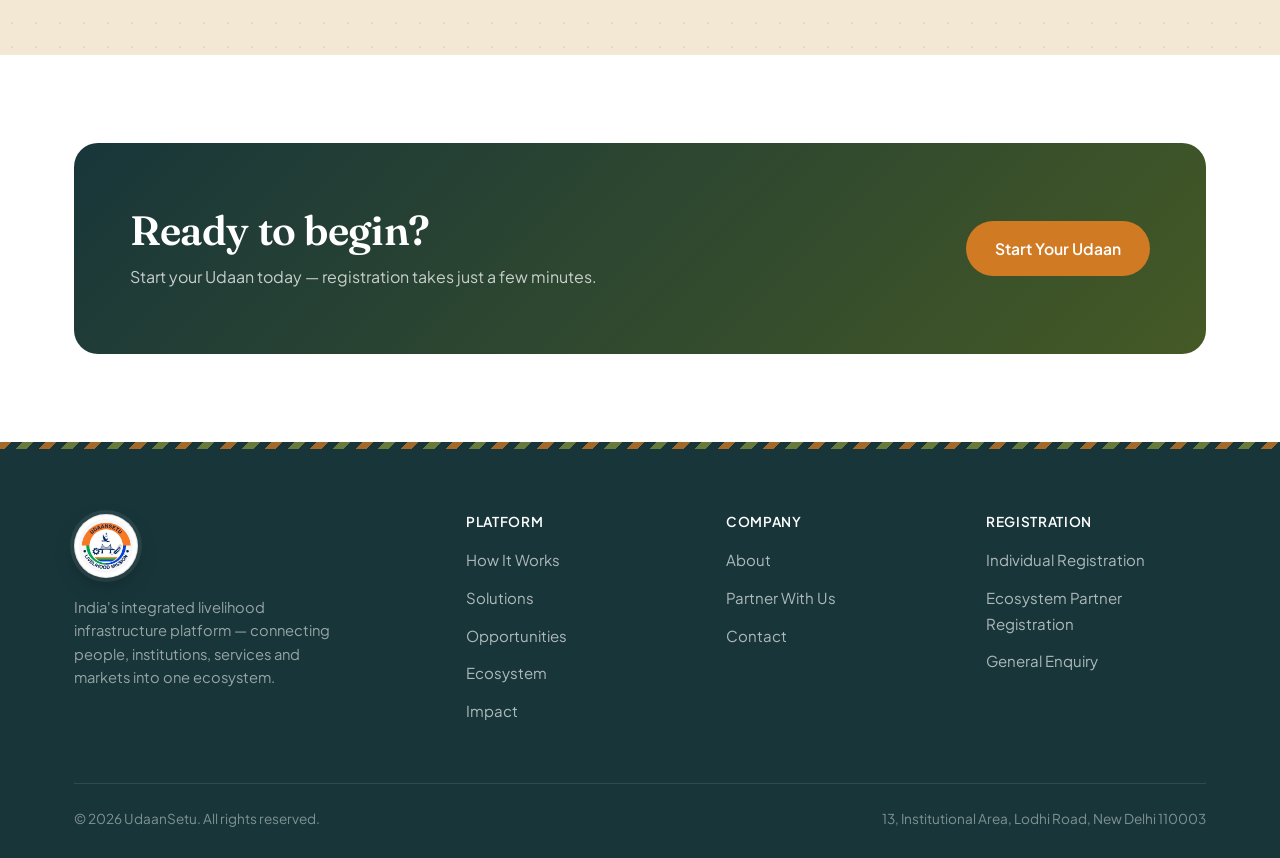
<file: pages/how-it-works.html>
<!DOCTYPE html>
<html lang="en">
<head>
<meta charset="UTF-8">
<meta name="viewport" content="width=device-width, initial-scale=1.0">
<title>How It Works — UdaanSetu</title>
<meta name="description" content="The UdaanSetu journey: Join & Assess, Discover & Skill, Finance & Setup, Link & Grow.">
<link rel="icon" href="../assets/logo/favicon.svg" type="image/svg+xml">
<link rel="preconnect" href="https://fonts.googleapis.com">
<link rel="preconnect" href="https://fonts.gstatic.com" crossorigin>
<link href="https://fonts.googleapis.com/css2?family=Fraunces:ital,wght@0,500;0,600;0,700;1,500;1,600&family=Plus+Jakarta+Sans:wght@400;500;600;700;800&display=swap" rel="stylesheet">
<link rel="stylesheet" href="../css/style.css">
</head>
<body>

<header class="navbar">
  <div class="container">
    <a href="../index.html" class="nav-logo"><img src="../assets/logo/logo.jpg" alt="UdaanSetu"></a>
    <nav class="nav-links" aria-label="Primary">
      <a href="how-it-works.html" class="active">How It Works</a>
      <a href="solutions.html">Solutions</a>
      <a href="opportunities.html">Opportunities</a>
      <a href="ecosystem.html">Ecosystem</a>
      <a href="impact.html">Impact</a>
      <a href="about.html">About</a>
      <a href="partner.html">Partner With Us</a>
    </nav>
    <div class="nav-cta"><button class="btn btn-primary btn-sm" data-open-modal>Get Started</button></div>
    <button class="nav-toggle" aria-label="Open menu" aria-expanded="false"><span></span></button>
  </div>
  <div class="mobile-menu">
    <a href="how-it-works.html">How It Works</a>
    <a href="solutions.html">Solutions</a>
    <a href="opportunities.html">Opportunities</a>
    <a href="ecosystem.html">Ecosystem</a>
    <a href="impact.html">Impact</a>
    <a href="about.html">About</a>
    <a href="partner.html">Partner With Us</a>
    <a href="contact.html">Contact</a>
    <div class="mobile-cta"><button class="btn btn-primary btn-block" data-open-modal>Get Started</button></div>
  </div>
</header>

<section class="page-hero">
  <div class="container">
    <div class="breadcrumb"><a href="../index.html">Home</a> / How It Works</div>
    <span class="eyebrow">A premium journey, from zero to income</span>
    <h1>How UdaanSetu works.</h1>
    <p>From first contact to steady earnings, the platform guides each person through a clear, supported pathway — while ecosystem partners stay coordinated behind the scenes.</p>
  </div>
</section>

<section class="reveal">
  <div class="container">
    <div class="grid grid-2" style="row-gap:48px;">

      <div class="card" style="padding:36px;">
        <span class="num" style="font-family:var(--font-display);font-style:italic;font-size:2rem;color:var(--saffron-500);display:block;margin-bottom:12px;">01</span>
        <h3>Join &amp; Assess</h3>
        <p>Create a unified profile that captures your goals, skills, location and needs. UdaanSetu matches you to the right programmes and partners from day one — no repeating your story at every office.</p>
      </div>

      <div class="card" style="padding:36px;">
        <span class="num" style="font-family:var(--font-display);font-style:italic;font-size:2rem;color:var(--saffron-500);display:block;margin-bottom:12px;">02</span>
        <h3>Discover &amp; Skill</h3>
        <p>See practical livelihood options and nearby opportunities. Training, mentoring and certification build the market-ready capability you need to move forward with confidence.</p>
      </div>

      <div class="card" style="padding:36px;">
        <span class="num" style="font-family:var(--font-display);font-style:italic;font-size:2rem;color:var(--saffron-500);display:block;margin-bottom:12px;">03</span>
        <h3>Finance &amp; Setup</h3>
        <p>Access funding, insurance and operational support at the right moment. Registration, documentation, packaging and logistics help remove the barriers that usually stall a good idea.</p>
      </div>

      <div class="card" style="padding:36px;">
        <span class="num" style="font-family:var(--font-display);font-style:italic;font-size:2rem;color:var(--saffron-500);display:block;margin-bottom:12px;">04</span>
        <h3>Link &amp; Grow</h3>
        <p>Connect to buyers, markets and service networks that turn effort into income — with ongoing coordination that supports stronger reach, stability and growth over time.</p>
      </div>

    </div>
  </div>
</section>

<section class="bg-cream reveal">
  <div class="container">
    <div class="section-head center">
      <span class="eyebrow">Behind every step</span>
      <h2>Ecosystem partners, coordinated around you.</h2>
      <p>Government, banks, training institutes, logistics providers, insurers and buyers all work from the same shared view — so support doesn't stop once you move to the next stage.</p>
    </div>
    <div class="pill-list" style="justify-content:center;">
      <span class="pill">Government</span>
      <span class="pill">Banks</span>
      <span class="pill">Training Institutes</span>
      <span class="pill">Logistics</span>
      <span class="pill">Insurance</span>
      <span class="pill">Buyers</span>
    </div>
  </div>
</section>

<section class="bg-white reveal">
  <div class="container">
    <div class="cta-band">
      <div>
        <h2>Ready to begin?</h2>
        <p>Start your Udaan today — registration takes just a few minutes.</p>
      </div>
      <div class="actions">
        <a class="btn btn-saffron" href="#" data-form="individual" target="_blank" rel="noopener">Start Your Udaan</a>
      </div>
    </div>
  </div>
</section>

<footer class="footer">
  <div class="container">
    <div class="footer-grid">
      <div class="footer-brand">
        <a href="../index.html" class="nav-logo"><img src="../assets/logo/logo.jpg" alt="UdaanSetu"></a>
        <p>India's integrated livelihood infrastructure platform — connecting people, institutions, services and markets into one ecosystem.</p>
      </div>
      <div>
        <h4>Platform</h4>
        <ul>
          <li><a href="how-it-works.html">How It Works</a></li>
          <li><a href="solutions.html">Solutions</a></li>
          <li><a href="opportunities.html">Opportunities</a></li>
          <li><a href="ecosystem.html">Ecosystem</a></li>
          <li><a href="impact.html">Impact</a></li>
        </ul>
      </div>
      <div>
        <h4>Company</h4>
        <ul>
          <li><a href="about.html">About</a></li>
          <li><a href="partner.html">Partner With Us</a></li>
          <li><a href="contact.html">Contact</a></li>
        </ul>
      </div>
      <div>
        <h4>Registration</h4>
        <ul>
          <li><a href="#" data-form="individual" target="_blank" rel="noopener">Individual Registration</a></li>
          <li><a href="#" data-form="partner" target="_blank" rel="noopener">Ecosystem Partner Registration</a></li>
          <li><a href="#" data-form="enquiry" target="_blank" rel="noopener">General Enquiry</a></li>
        </ul>
      </div>
    </div>
    <div class="footer-bottom">
      <span>© <span data-year></span> UdaanSetu. All rights reserved.</span>
      <span data-contact="address"></span>
    </div>
  </div>
</footer>

<div class="modal-overlay">
  <div class="modal" role="dialog" aria-modal="true" aria-labelledby="modalTitle">
    <button class="modal-close" data-close-modal aria-label="Close">✕</button>
    <h3 id="modalTitle">How would you like to participate?</h3>
    <p>Pick the option that fits you — it opens the right registration form.</p>
    <a href="#" class="modal-option" data-form="individual" target="_blank" rel="noopener">
      <span><span class="opt-title">I'm an Individual</span><span class="opt-sub">Start or grow my livelihood</span></span>
      <span class="opt-arrow">→</span>
    </a>
    <a href="#" class="modal-option" data-form="partner" target="_blank" rel="noopener">
      <span><span class="opt-title">I'm an Organization / Partner</span><span class="opt-sub">Offer services, programmes or opportunities</span></span>
      <span class="opt-arrow">→</span>
    </a>
    <a href="#" class="modal-option" data-form="enquiry" target="_blank" rel="noopener">
      <span><span class="opt-title">I have a General Enquiry</span><span class="opt-sub">Ask us a question</span></span>
      <span class="opt-arrow">→</span>
    </a>
  </div>
</div>

<script src="../js/config.js"></script>
<script src="../js/main.js"></script>
<script src="../js/udaanSetuKnowledge.js"></script>
<script src="../js/udaanSetuChatEngine.js"></script>
<script src="../js/udaanSetuChatbot.js"></script>
</body>
</html>
</file>
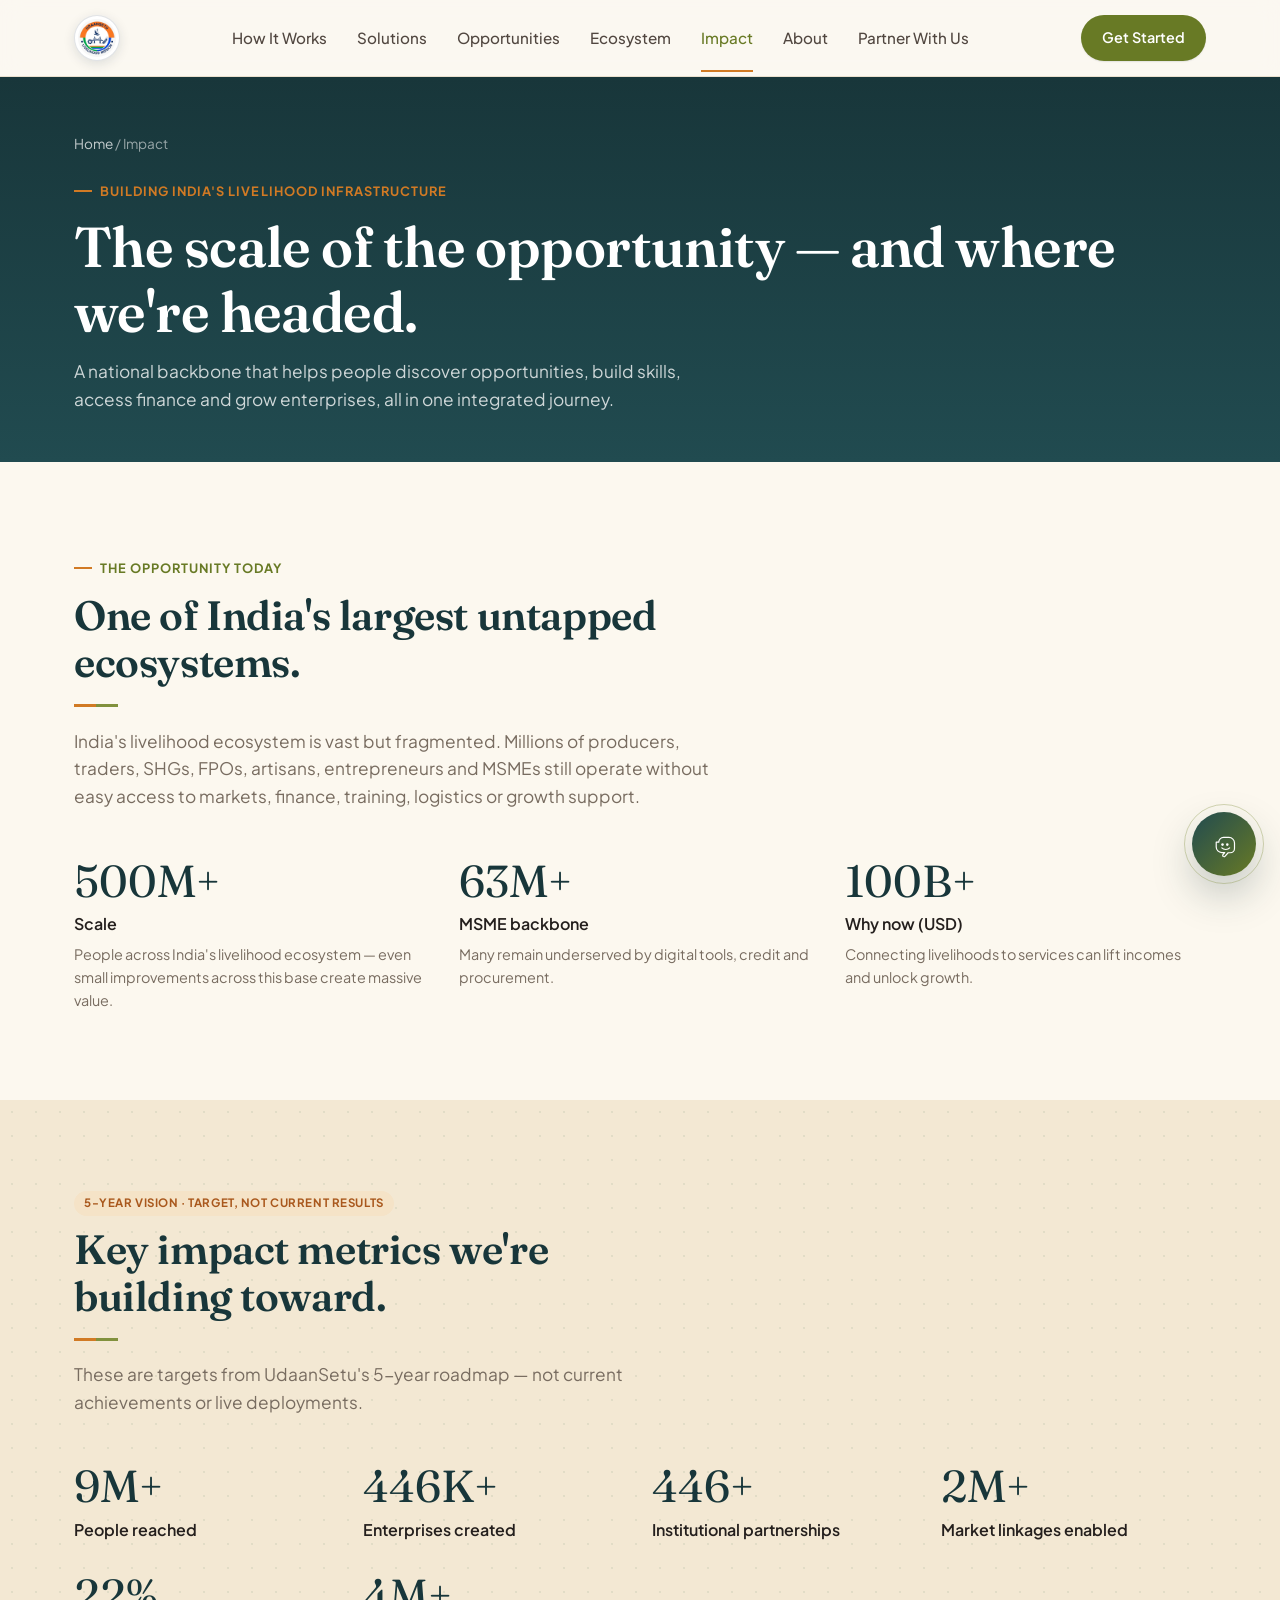
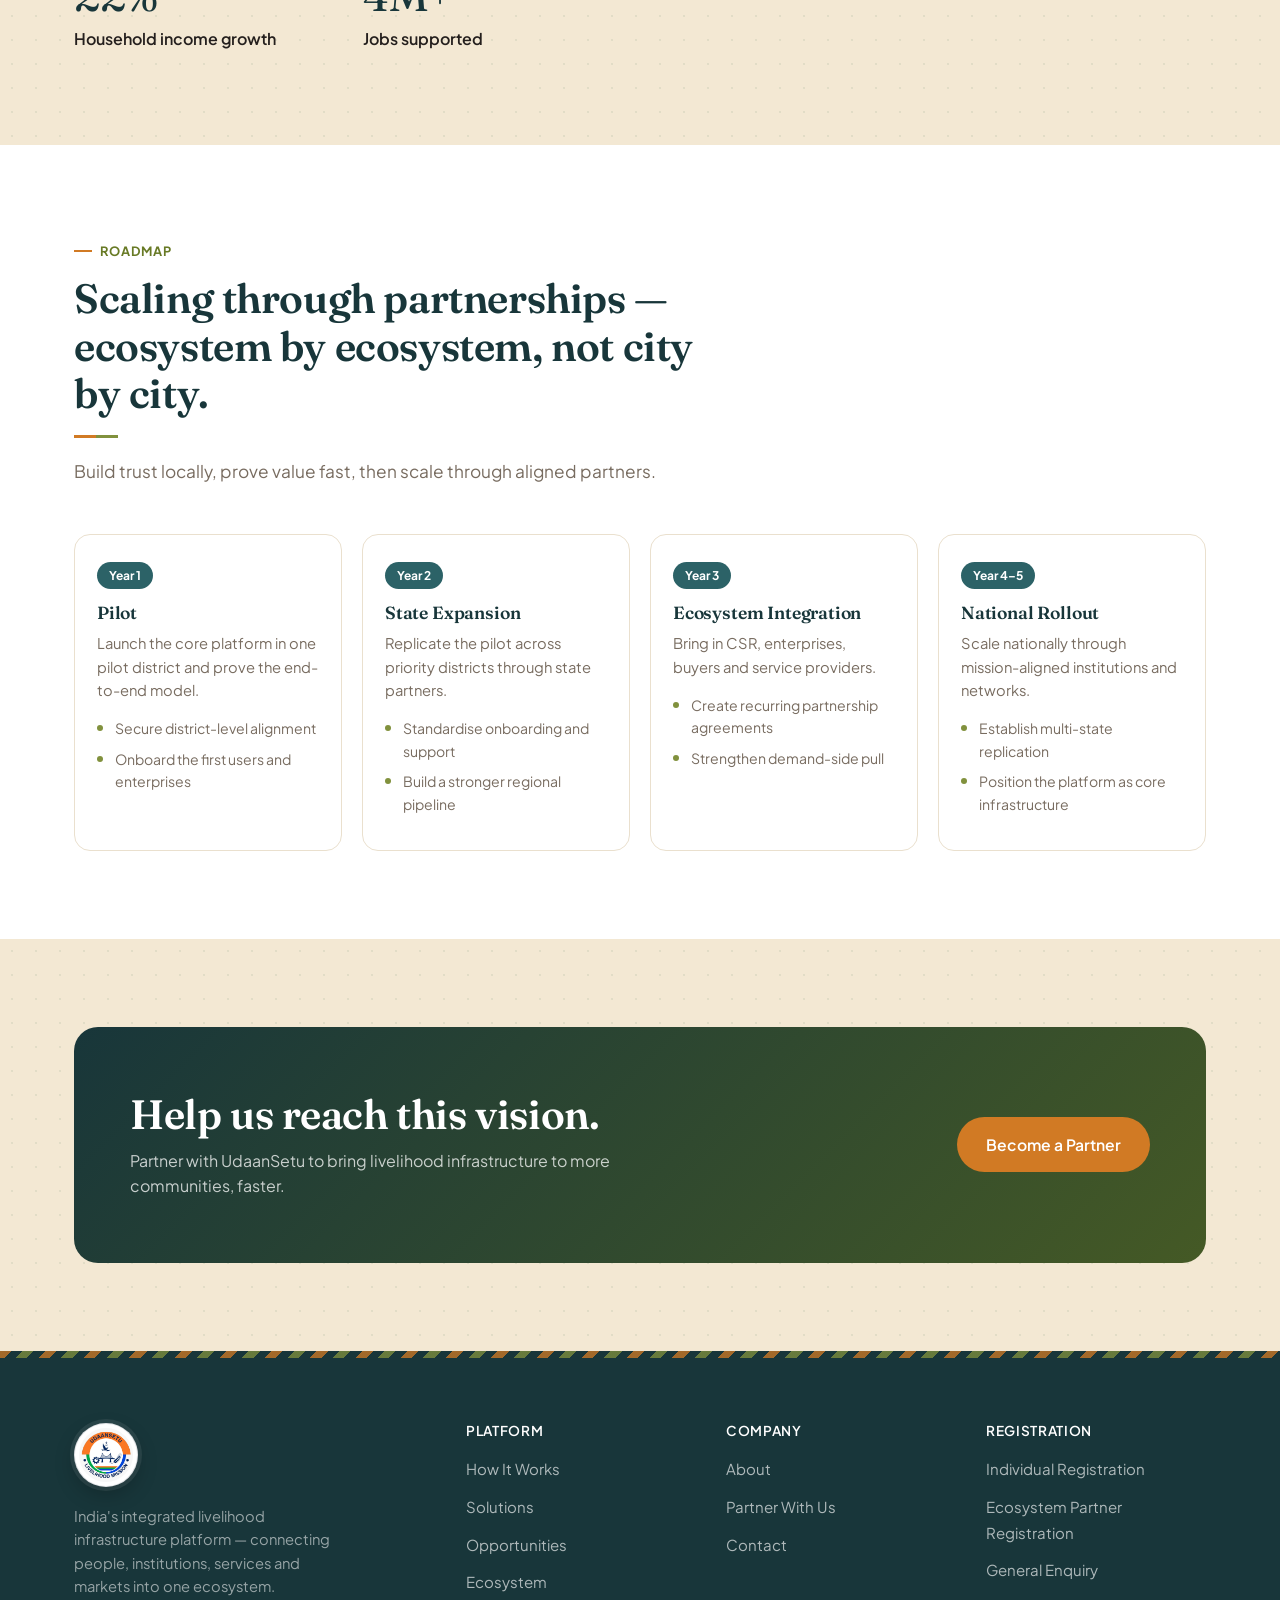
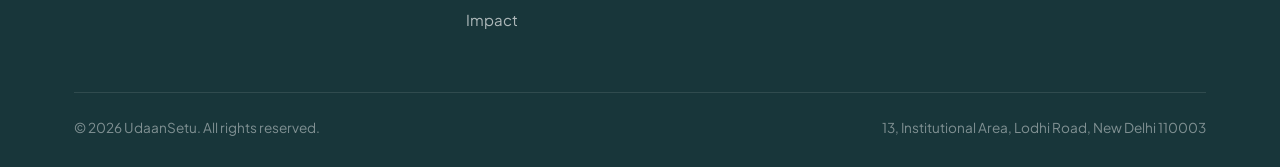
<file: pages/impact.html>
<!DOCTYPE html>
<html lang="en">
<head>
<meta charset="UTF-8">
<meta name="viewport" content="width=device-width, initial-scale=1.0">
<title>Impact — UdaanSetu</title>
<meta name="description" content="UdaanSetu's scale, opportunity and 5-year vision roadmap for India's livelihood ecosystem.">
<link rel="icon" href="../assets/logo/favicon.svg" type="image/svg+xml">
<link rel="preconnect" href="https://fonts.googleapis.com">
<link rel="preconnect" href="https://fonts.gstatic.com" crossorigin>
<link href="https://fonts.googleapis.com/css2?family=Fraunces:ital,wght@0,500;0,600;0,700;1,500;1,600&family=Plus+Jakarta+Sans:wght@400;500;600;700;800&display=swap" rel="stylesheet">
<link rel="stylesheet" href="../css/style.css">
</head>
<body>
<header class="navbar">
  <div class="container">
    <a href="../index.html" class="nav-logo"><img src="../assets/logo/logo.jpg" alt="UdaanSetu"></a>
    <nav class="nav-links" aria-label="Primary">
      <a href="how-it-works.html">How It Works</a>
      <a href="solutions.html">Solutions</a>
      <a href="opportunities.html">Opportunities</a>
      <a href="ecosystem.html">Ecosystem</a>
      <a href="impact.html" class="active">Impact</a>
      <a href="about.html">About</a>
      <a href="partner.html">Partner With Us</a>
    </nav>
    <div class="nav-cta"><button class="btn btn-primary btn-sm" data-open-modal>Get Started</button></div>
    <button class="nav-toggle" aria-label="Open menu" aria-expanded="false"><span></span></button>
  </div>
  <div class="mobile-menu">
    <a href="how-it-works.html">How It Works</a>
    <a href="solutions.html">Solutions</a>
    <a href="opportunities.html">Opportunities</a>
    <a href="ecosystem.html">Ecosystem</a>
    <a href="impact.html">Impact</a>
    <a href="about.html">About</a>
    <a href="partner.html">Partner With Us</a>
    <a href="contact.html">Contact</a>
    <div class="mobile-cta"><button class="btn btn-primary btn-block" data-open-modal>Get Started</button></div>
  </div>
</header>

<section class="page-hero">
  <div class="container">
    <div class="breadcrumb"><a href="../index.html">Home</a> / Impact</div>
    <span class="eyebrow">Building India's livelihood infrastructure</span>
    <h1>The scale of the opportunity — and where we're headed.</h1>
    <p>A national backbone that helps people discover opportunities, build skills, access finance and grow enterprises, all in one integrated journey.</p>
  </div>
</section>

<section class="reveal">
  <div class="container">
    <div class="section-head">
      <span class="eyebrow">The opportunity today</span>
      <h2>One of India's largest untapped ecosystems.</h2>
      <p>India's livelihood ecosystem is vast but fragmented. Millions of producers, traders, SHGs, FPOs, artisans, entrepreneurs and MSMEs still operate without easy access to markets, finance, training, logistics or growth support.</p>
    </div>
    <div class="grid grid-3">
      <div class="stat-block">
        <span class="num" data-count-to="500" data-count-suffix="M+">0</span>
        <div class="label">Scale</div>
        <p>People across India's livelihood ecosystem — even small improvements across this base create massive value.</p>
      </div>
      <div class="stat-block">
        <span class="num" data-count-to="63" data-count-suffix="M+">0</span>
        <div class="label">MSME backbone</div>
        <p>Many remain underserved by digital tools, credit and procurement.</p>
      </div>
      <div class="stat-block">
        <span class="num" data-count-to="100" data-count-suffix="B+">0</span>
        <div class="label">Why now (USD)</div>
        <p>Connecting livelihoods to services can lift incomes and unlock growth.</p>
      </div>
    </div>
  </div>
</section>

<section class="bg-cream reveal">
  <div class="container">
    <span class="badge-target">5-Year Vision · Target, not current results</span>
    <div class="section-head">
      <h2>Key impact metrics we're building toward.</h2>
      <p>These are targets from UdaanSetu's 5-year roadmap — not current achievements or live deployments.</p>
    </div>
    <div class="grid grid-4">
      <div class="stat-block"><span class="num" data-count-to="10" data-count-suffix="M+">0</span><div class="label">People reached</div></div>
      <div class="stat-block"><span class="num" data-count-to="500" data-count-suffix="K+">0</span><div class="label">Enterprises created</div></div>
      <div class="stat-block"><span class="num" data-count-to="500" data-count-suffix="+">0</span><div class="label">Institutional partnerships</div></div>
      <div class="stat-block"><span class="num" data-count-to="2" data-count-suffix="M+">0</span><div class="label">Market linkages enabled</div></div>
      <div class="stat-block"><span class="num" data-count-to="25" data-count-suffix="%">0</span><div class="label">Household income growth</div></div>
      <div class="stat-block"><span class="num" data-count-to="5" data-count-suffix="M+">0</span><div class="label">Jobs supported</div></div>
    </div>
  </div>
</section>

<section class="bg-white reveal">
  <div class="container">
    <div class="section-head">
      <span class="eyebrow">Roadmap</span>
      <h2>Scaling through partnerships — ecosystem by ecosystem, not city by city.</h2>
      <p>Build trust locally, prove value fast, then scale through aligned partners.</p>
    </div>
    <div class="phase-track">
      <div class="phase-card">
        <span class="phase-tag">Year 1</span>
        <h4>Pilot</h4>
        <p style="font-size:0.92rem;color:var(--ink-500);">Launch the core platform in one pilot district and prove the end-to-end model.</p>
        <ul><li>Secure district-level alignment</li><li>Onboard the first users and enterprises</li></ul>
      </div>
      <div class="phase-card">
        <span class="phase-tag">Year 2</span>
        <h4>State Expansion</h4>
        <p style="font-size:0.92rem;color:var(--ink-500);">Replicate the pilot across priority districts through state partners.</p>
        <ul><li>Standardise onboarding and support</li><li>Build a stronger regional pipeline</li></ul>
      </div>
      <div class="phase-card">
        <span class="phase-tag">Year 3</span>
        <h4>Ecosystem Integration</h4>
        <p style="font-size:0.92rem;color:var(--ink-500);">Bring in CSR, enterprises, buyers and service providers.</p>
        <ul><li>Create recurring partnership agreements</li><li>Strengthen demand-side pull</li></ul>
      </div>
      <div class="phase-card">
        <span class="phase-tag">Year 4–5</span>
        <h4>National Rollout</h4>
        <p style="font-size:0.92rem;color:var(--ink-500);">Scale nationally through mission-aligned institutions and networks.</p>
        <ul><li>Establish multi-state replication</li><li>Position the platform as core infrastructure</li></ul>
      </div>
    </div>
  </div>
</section>

<section class="bg-cream reveal">
  <div class="container">
    <div class="cta-band">
      <div>
        <h2>Help us reach this vision.</h2>
        <p>Partner with UdaanSetu to bring livelihood infrastructure to more communities, faster.</p>
      </div>
      <div class="actions">
        <a class="btn btn-saffron" href="partner.html">Become a Partner</a>
      </div>
    </div>
  </div>
</section>
<footer class="footer">
  <div class="container">
    <div class="footer-grid">
      <div class="footer-brand">
        <a href="../index.html" class="nav-logo"><img src="../assets/logo/logo.jpg" alt="UdaanSetu"></a>
        <p>India's integrated livelihood infrastructure platform — connecting people, institutions, services and markets into one ecosystem.</p>
      </div>
      <div>
        <h4>Platform</h4>
        <ul>
          <li><a href="how-it-works.html">How It Works</a></li>
          <li><a href="solutions.html">Solutions</a></li>
          <li><a href="opportunities.html">Opportunities</a></li>
          <li><a href="ecosystem.html">Ecosystem</a></li>
          <li><a href="impact.html">Impact</a></li>
        </ul>
      </div>
      <div>
        <h4>Company</h4>
        <ul>
          <li><a href="about.html">About</a></li>
          <li><a href="partner.html">Partner With Us</a></li>
          <li><a href="contact.html">Contact</a></li>
        </ul>
      </div>
      <div>
        <h4>Registration</h4>
        <ul>
          <li><a href="#" data-form="individual" target="_blank" rel="noopener">Individual Registration</a></li>
          <li><a href="#" data-form="partner" target="_blank" rel="noopener">Ecosystem Partner Registration</a></li>
          <li><a href="#" data-form="enquiry" target="_blank" rel="noopener">General Enquiry</a></li>
        </ul>
      </div>
    </div>
    <div class="footer-bottom">
      <span>© <span data-year></span> UdaanSetu. All rights reserved.</span>
      <span data-contact="address"></span>
    </div>
  </div>
</footer>
<div class="modal-overlay">
  <div class="modal" role="dialog" aria-modal="true" aria-labelledby="modalTitle">
    <button class="modal-close" data-close-modal aria-label="Close">✕</button>
    <h3 id="modalTitle">How would you like to participate?</h3>
    <p>Pick the option that fits you — it opens the right registration form.</p>
    <a href="#" class="modal-option" data-form="individual" target="_blank" rel="noopener">
      <span><span class="opt-title">I'm an Individual</span><span class="opt-sub">Start or grow my livelihood</span></span>
      <span class="opt-arrow">→</span>
    </a>
    <a href="#" class="modal-option" data-form="partner" target="_blank" rel="noopener">
      <span><span class="opt-title">I'm an Organization / Partner</span><span class="opt-sub">Offer services, programmes or opportunities</span></span>
      <span class="opt-arrow">→</span>
    </a>
    <a href="#" class="modal-option" data-form="enquiry" target="_blank" rel="noopener">
      <span><span class="opt-title">I have a General Enquiry</span><span class="opt-sub">Ask us a question</span></span>
      <span class="opt-arrow">→</span>
    </a>
  </div>
</div>
<script src="../js/config.js"></script>
<script src="../js/main.js"></script>
<script src="../js/udaanSetuKnowledge.js"></script>
<script src="../js/udaanSetuChatEngine.js"></script>
<script src="../js/udaanSetuChatbot.js"></script>
</body>
</html>
</file>
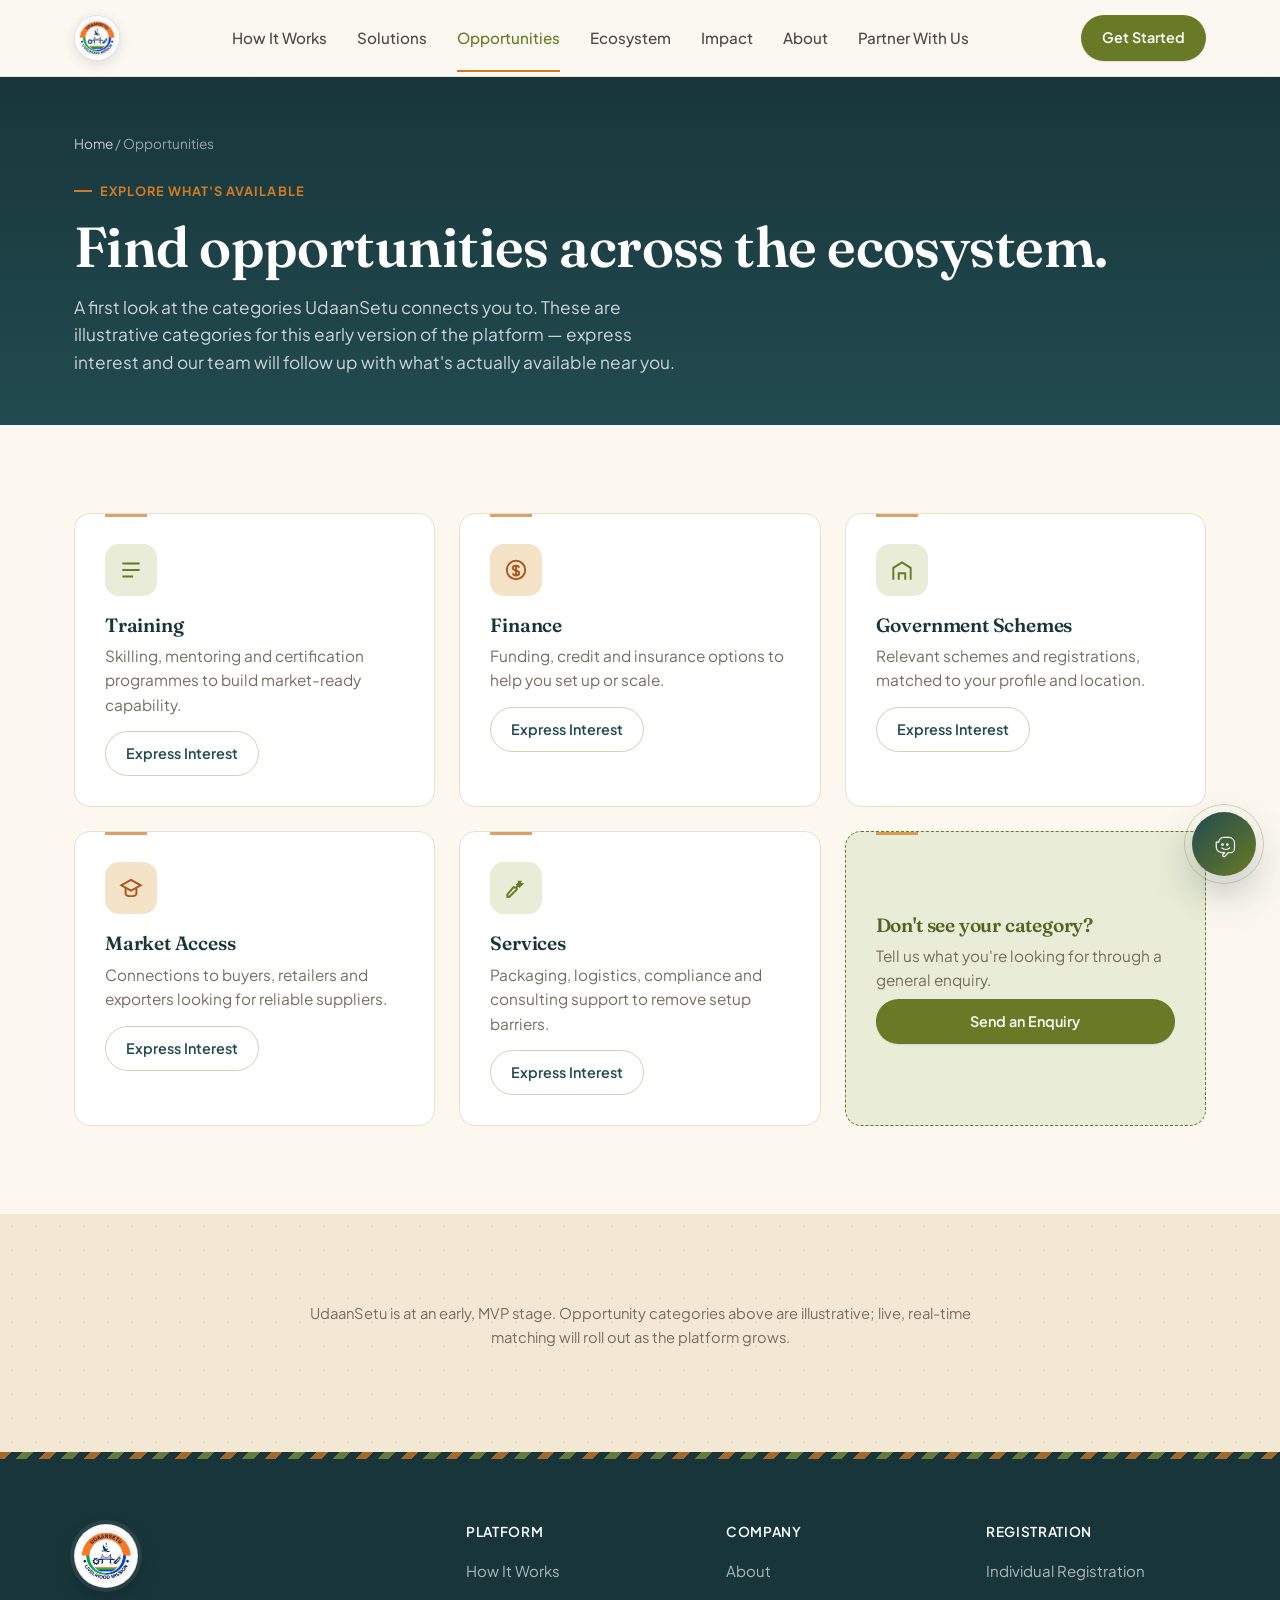
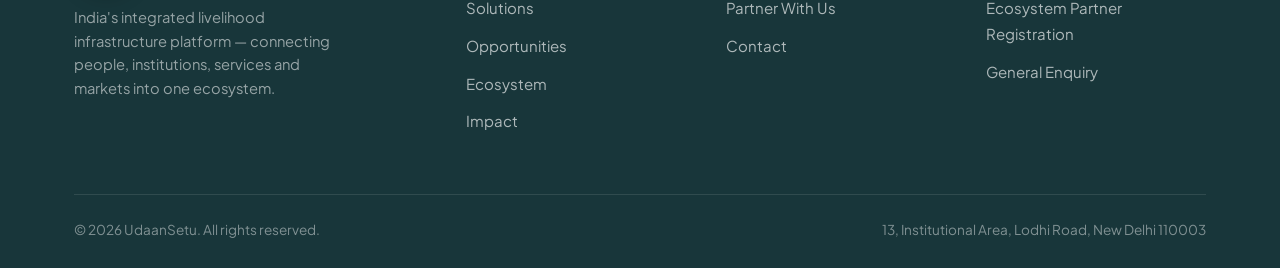
<file: pages/opportunities.html>
<!DOCTYPE html>
<html lang="en">
<head>
<meta charset="UTF-8">
<meta name="viewport" content="width=device-width, initial-scale=1.0">
<title>Opportunities — UdaanSetu</title>
<meta name="description" content="Explore training, finance, government schemes, market access and services on UdaanSetu.">
<link rel="icon" href="../assets/logo/favicon.svg" type="image/svg+xml">
<link rel="preconnect" href="https://fonts.googleapis.com">
<link rel="preconnect" href="https://fonts.gstatic.com" crossorigin>
<link href="https://fonts.googleapis.com/css2?family=Fraunces:ital,wght@0,500;0,600;0,700;1,500;1,600&family=Plus+Jakarta+Sans:wght@400;500;600;700;800&display=swap" rel="stylesheet">
<link rel="stylesheet" href="../css/style.css">
</head>
<body>
<header class="navbar">
  <div class="container">
    <a href="../index.html" class="nav-logo"><img src="../assets/logo/logo.jpg" alt="UdaanSetu"></a>
    <nav class="nav-links" aria-label="Primary">
      <a href="how-it-works.html">How It Works</a>
      <a href="solutions.html">Solutions</a>
      <a href="opportunities.html" class="active">Opportunities</a>
      <a href="ecosystem.html">Ecosystem</a>
      <a href="impact.html">Impact</a>
      <a href="about.html">About</a>
      <a href="partner.html">Partner With Us</a>
    </nav>
    <div class="nav-cta"><button class="btn btn-primary btn-sm" data-open-modal>Get Started</button></div>
    <button class="nav-toggle" aria-label="Open menu" aria-expanded="false"><span></span></button>
  </div>
  <div class="mobile-menu">
    <a href="how-it-works.html">How It Works</a>
    <a href="solutions.html">Solutions</a>
    <a href="opportunities.html">Opportunities</a>
    <a href="ecosystem.html">Ecosystem</a>
    <a href="impact.html">Impact</a>
    <a href="about.html">About</a>
    <a href="partner.html">Partner With Us</a>
    <a href="contact.html">Contact</a>
    <div class="mobile-cta"><button class="btn btn-primary btn-block" data-open-modal>Get Started</button></div>
  </div>
</header>

<section class="page-hero">
  <div class="container">
    <div class="breadcrumb"><a href="../index.html">Home</a> / Opportunities</div>
    <span class="eyebrow">Explore what's available</span>
    <h1>Find opportunities across the ecosystem.</h1>
    <p>A first look at the categories UdaanSetu connects you to. These are illustrative categories for this early version of the platform — express interest and our team will follow up with what's actually available near you.</p>
  </div>
</section>

<section class="reveal">
  <div class="container">
    <div class="grid grid-3" style="row-gap:24px;">

      <div class="card">
        <div class="icon-badge"><svg viewBox="0 0 24 24" fill="none" stroke="currentColor" stroke-width="1.8"><path d="M4 6h16M4 12h16M4 18h10"/></svg></div>
        <h3>Training</h3>
        <p>Skilling, mentoring and certification programmes to build market-ready capability.</p>
        <a class="btn btn-ghost btn-sm" style="margin-top:14px;" href="#" data-form="individual" target="_blank" rel="noopener">Express Interest</a>
      </div>

      <div class="card">
        <div class="icon-badge saffron"><svg viewBox="0 0 24 24" fill="none" stroke="currentColor" stroke-width="1.8"><circle cx="12" cy="12" r="8.5"/><path d="M12 7.5v9M9.2 15c0 1.2 1.2 2 2.8 2s3-0.8 3-2.2-1.2-1.8-3-2.3-3-1.1-3-2.3S10.2 8 12 8s2.8 0.7 2.8 1.9"/></svg></div>
        <h3>Finance</h3>
        <p>Funding, credit and insurance options to help you set up or scale.</p>
        <a class="btn btn-ghost btn-sm" style="margin-top:14px;" href="#" data-form="individual" target="_blank" rel="noopener">Express Interest</a>
      </div>

      <div class="card">
        <div class="icon-badge"><svg viewBox="0 0 24 24" fill="none" stroke="currentColor" stroke-width="1.8"><path d="M4 21V10l8-5 8 5v11"/><path d="M9 21v-6h6v6"/></svg></div>
        <h3>Government Schemes</h3>
        <p>Relevant schemes and registrations, matched to your profile and location.</p>
        <a class="btn btn-ghost btn-sm" style="margin-top:14px;" href="#" data-form="individual" target="_blank" rel="noopener">Express Interest</a>
      </div>

      <div class="card">
        <div class="icon-badge saffron"><svg viewBox="0 0 24 24" fill="none" stroke="currentColor" stroke-width="1.8"><path d="M3 9.5l9-5 9 5-9 5-9-5z"/><path d="M7 12v5c0 1.4 2.2 2.5 5 2.5s5-1.1 5-2.5v-5"/></svg></div>
        <h3>Market Access</h3>
        <p>Connections to buyers, retailers and exporters looking for reliable suppliers.</p>
        <a class="btn btn-ghost btn-sm" style="margin-top:14px;" href="#" data-form="individual" target="_blank" rel="noopener">Express Interest</a>
      </div>

      <div class="card">
        <div class="icon-badge"><svg viewBox="0 0 24 24" fill="none" stroke="currentColor" stroke-width="1.8"><path d="M14.7 6.3a4 4 0 01-5 5L4 18v2h2l6.7-6.7a4 4 0 015-5l-2.5 2.5-2-2 2.5-2.5z"/></svg></div>
        <h3>Services</h3>
        <p>Packaging, logistics, compliance and consulting support to remove setup barriers.</p>
        <a class="btn btn-ghost btn-sm" style="margin-top:14px;" href="#" data-form="individual" target="_blank" rel="noopener">Express Interest</a>
      </div>

      <div class="card" style="background:var(--green-100);border:1px dashed var(--green-600);display:flex;flex-direction:column;justify-content:center;">
        <h3 style="color:var(--green-700);">Don't see your category?</h3>
        <p>Tell us what you're looking for through a general enquiry.</p>
        <a class="btn btn-primary btn-sm" style="margin-top:6px;" href="#" data-form="enquiry" target="_blank" rel="noopener">Send an Enquiry</a>
      </div>

    </div>
  </div>
</section>

<section class="bg-cream reveal">
  <div class="container section-narrow text-center">
    <p style="font-size:0.92rem;color:var(--ink-500);">UdaanSetu is at an early, MVP stage. Opportunity categories above are illustrative; live, real-time matching will roll out as the platform grows.</p>
  </div>
</section>
<footer class="footer">
  <div class="container">
    <div class="footer-grid">
      <div class="footer-brand">
        <a href="../index.html" class="nav-logo"><img src="../assets/logo/logo.jpg" alt="UdaanSetu"></a>
        <p>India's integrated livelihood infrastructure platform — connecting people, institutions, services and markets into one ecosystem.</p>
      </div>
      <div>
        <h4>Platform</h4>
        <ul>
          <li><a href="how-it-works.html">How It Works</a></li>
          <li><a href="solutions.html">Solutions</a></li>
          <li><a href="opportunities.html">Opportunities</a></li>
          <li><a href="ecosystem.html">Ecosystem</a></li>
          <li><a href="impact.html">Impact</a></li>
        </ul>
      </div>
      <div>
        <h4>Company</h4>
        <ul>
          <li><a href="about.html">About</a></li>
          <li><a href="partner.html">Partner With Us</a></li>
          <li><a href="contact.html">Contact</a></li>
        </ul>
      </div>
      <div>
        <h4>Registration</h4>
        <ul>
          <li><a href="#" data-form="individual" target="_blank" rel="noopener">Individual Registration</a></li>
          <li><a href="#" data-form="partner" target="_blank" rel="noopener">Ecosystem Partner Registration</a></li>
          <li><a href="#" data-form="enquiry" target="_blank" rel="noopener">General Enquiry</a></li>
        </ul>
      </div>
    </div>
    <div class="footer-bottom">
      <span>© <span data-year></span> UdaanSetu. All rights reserved.</span>
      <span data-contact="address"></span>
    </div>
  </div>
</footer>
<div class="modal-overlay">
  <div class="modal" role="dialog" aria-modal="true" aria-labelledby="modalTitle">
    <button class="modal-close" data-close-modal aria-label="Close">✕</button>
    <h3 id="modalTitle">How would you like to participate?</h3>
    <p>Pick the option that fits you — it opens the right registration form.</p>
    <a href="#" class="modal-option" data-form="individual" target="_blank" rel="noopener">
      <span><span class="opt-title">I'm an Individual</span><span class="opt-sub">Start or grow my livelihood</span></span>
      <span class="opt-arrow">→</span>
    </a>
    <a href="#" class="modal-option" data-form="partner" target="_blank" rel="noopener">
      <span><span class="opt-title">I'm an Organization / Partner</span><span class="opt-sub">Offer services, programmes or opportunities</span></span>
      <span class="opt-arrow">→</span>
    </a>
    <a href="#" class="modal-option" data-form="enquiry" target="_blank" rel="noopener">
      <span><span class="opt-title">I have a General Enquiry</span><span class="opt-sub">Ask us a question</span></span>
      <span class="opt-arrow">→</span>
    </a>
  </div>
</div>
<script src="../js/config.js"></script>
<script src="../js/main.js"></script>
<script src="../js/udaanSetuKnowledge.js"></script>
<script src="../js/udaanSetuChatEngine.js"></script>
<script src="../js/udaanSetuChatbot.js"></script>
</body>
</html>
</file>
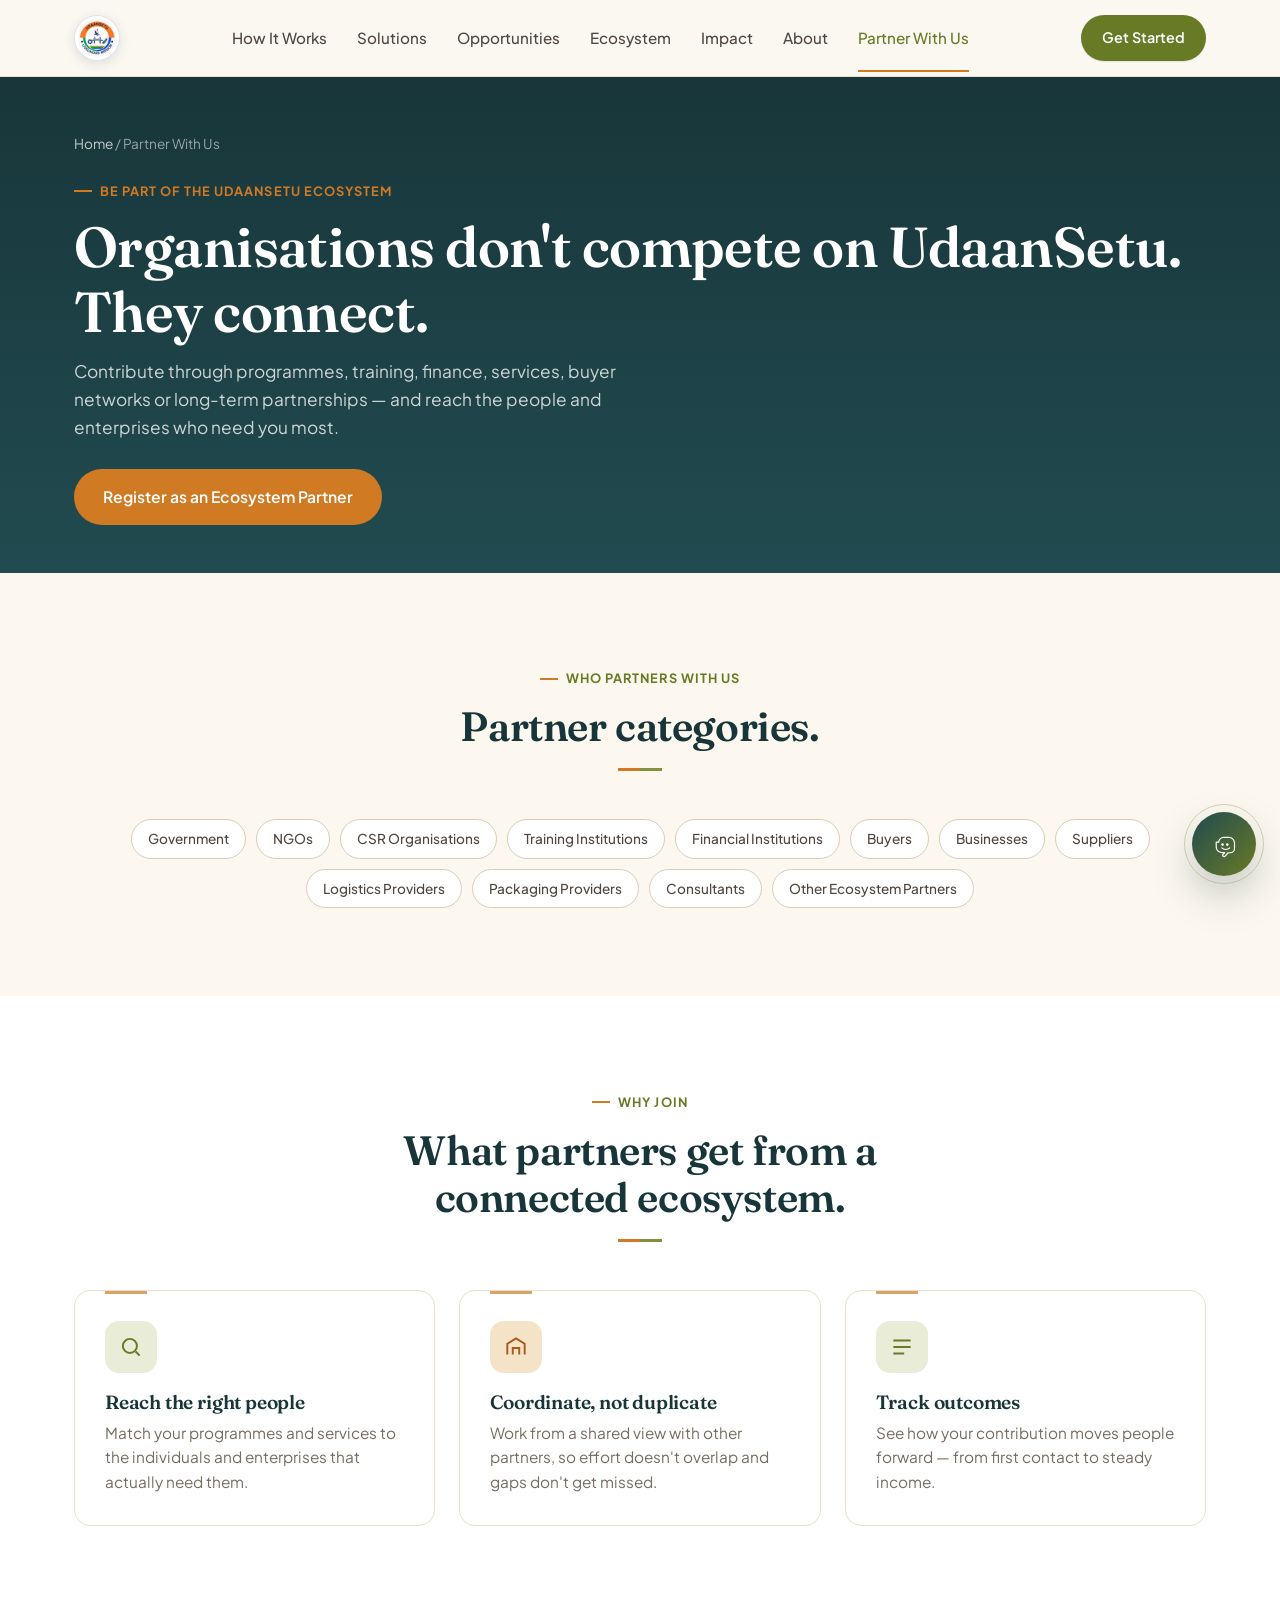
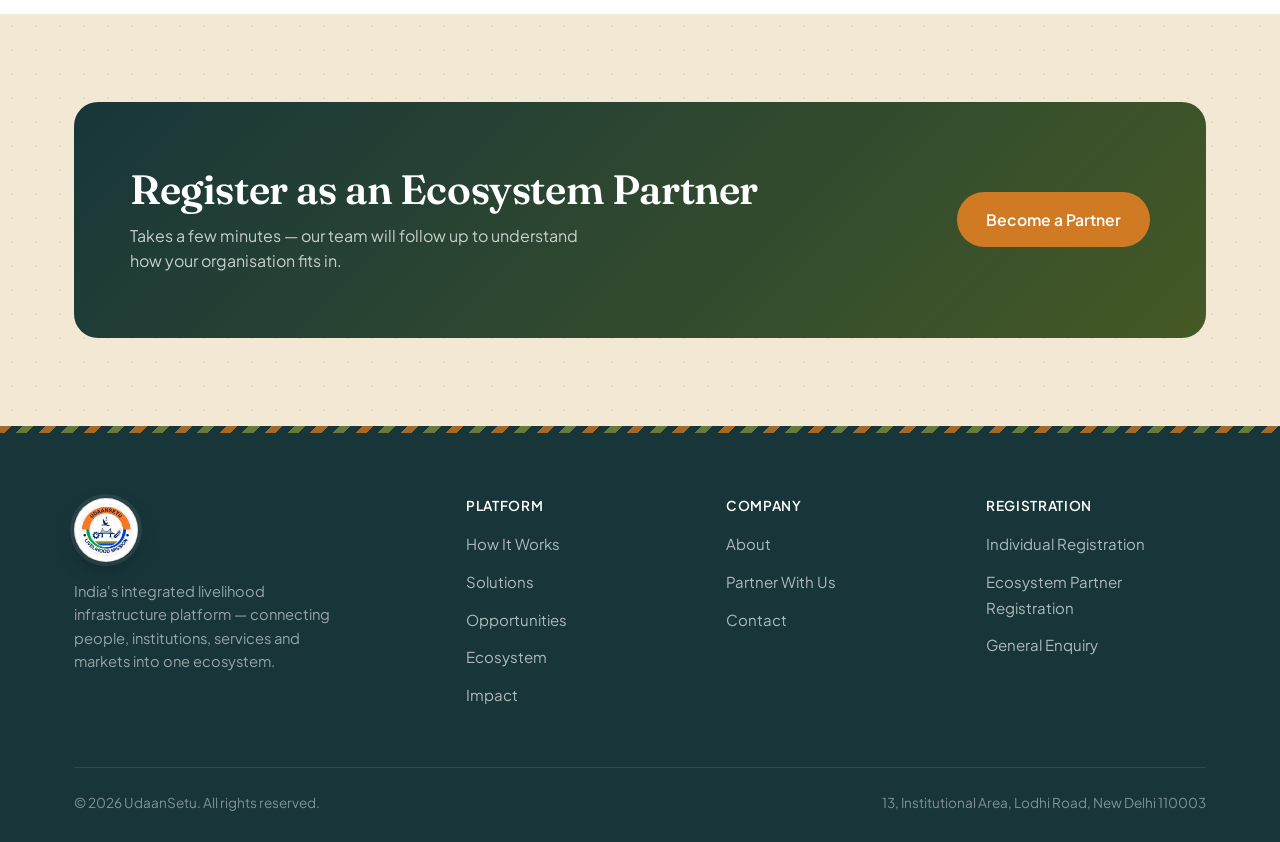
<file: pages/partner.html>
<!DOCTYPE html>
<html lang="en">
<head>
<meta charset="UTF-8">
<meta name="viewport" content="width=device-width, initial-scale=1.0">
<title>Partner With Us — UdaanSetu</title>
<meta name="description" content="Join UdaanSetu as a government body, NGO, CSR programme, financial institution, buyer or service provider.">
<link rel="icon" href="../assets/logo/favicon.svg" type="image/svg+xml">
<link rel="preconnect" href="https://fonts.googleapis.com">
<link rel="preconnect" href="https://fonts.gstatic.com" crossorigin>
<link href="https://fonts.googleapis.com/css2?family=Fraunces:ital,wght@0,500;0,600;0,700;1,500;1,600&family=Plus+Jakarta+Sans:wght@400;500;600;700;800&display=swap" rel="stylesheet">
<link rel="stylesheet" href="../css/style.css">
</head>
<body>
<header class="navbar">
  <div class="container">
    <a href="../index.html" class="nav-logo"><img src="../assets/logo/logo.jpg" alt="UdaanSetu"></a>
    <nav class="nav-links" aria-label="Primary">
      <a href="how-it-works.html">How It Works</a>
      <a href="solutions.html">Solutions</a>
      <a href="opportunities.html">Opportunities</a>
      <a href="ecosystem.html">Ecosystem</a>
      <a href="impact.html">Impact</a>
      <a href="about.html">About</a>
      <a href="partner.html" class="active">Partner With Us</a>
    </nav>
    <div class="nav-cta"><button class="btn btn-primary btn-sm" data-open-modal>Get Started</button></div>
    <button class="nav-toggle" aria-label="Open menu" aria-expanded="false"><span></span></button>
  </div>
  <div class="mobile-menu">
    <a href="how-it-works.html">How It Works</a>
    <a href="solutions.html">Solutions</a>
    <a href="opportunities.html">Opportunities</a>
    <a href="ecosystem.html">Ecosystem</a>
    <a href="impact.html">Impact</a>
    <a href="about.html">About</a>
    <a href="partner.html">Partner With Us</a>
    <a href="contact.html">Contact</a>
    <div class="mobile-cta"><button class="btn btn-primary btn-block" data-open-modal>Get Started</button></div>
  </div>
</header>

<section class="page-hero">
  <div class="container">
    <div class="breadcrumb"><a href="../index.html">Home</a> / Partner With Us</div>
    <span class="eyebrow">Be part of the UdaanSetu ecosystem</span>
    <h1>Organisations don't compete on UdaanSetu. They connect.</h1>
    <p>Contribute through programmes, training, finance, services, buyer networks or long-term partnerships — and reach the people and enterprises who need you most.</p>
    <div style="margin-top:28px;">
      <a class="btn btn-saffron" href="#" data-form="partner" target="_blank" rel="noopener">Register as an Ecosystem Partner</a>
    </div>
  </div>
</section>

<section class="reveal">
  <div class="container">
    <div class="section-head center">
      <span class="eyebrow">Who partners with us</span>
      <h2>Partner categories.</h2>
    </div>
    <div class="pill-list" style="justify-content:center;">
      <span class="pill">Government</span>
      <span class="pill">NGOs</span>
      <span class="pill">CSR Organisations</span>
      <span class="pill">Training Institutions</span>
      <span class="pill">Financial Institutions</span>
      <span class="pill">Buyers</span>
      <span class="pill">Businesses</span>
      <span class="pill">Suppliers</span>
      <span class="pill">Logistics Providers</span>
      <span class="pill">Packaging Providers</span>
      <span class="pill">Consultants</span>
      <span class="pill">Other Ecosystem Partners</span>
    </div>
  </div>
</section>

<section class="bg-white reveal">
  <div class="container">
    <div class="section-head center">
      <span class="eyebrow">Why join</span>
      <h2>What partners get from a connected ecosystem.</h2>
    </div>
    <div class="grid grid-3">
      <div class="card">
        <div class="icon-badge"><svg viewBox="0 0 24 24" fill="none" stroke="currentColor" stroke-width="1.8"><circle cx="11" cy="11" r="6.5"/><path d="M20 20l-3.8-3.8"/></svg></div>
        <h3>Reach the right people</h3>
        <p>Match your programmes and services to the individuals and enterprises that actually need them.</p>
      </div>
      <div class="card">
        <div class="icon-badge saffron"><svg viewBox="0 0 24 24" fill="none" stroke="currentColor" stroke-width="1.8"><path d="M4 19V9l8-5 8 5v10"/><path d="M9 19v-6h6v6"/></svg></div>
        <h3>Coordinate, not duplicate</h3>
        <p>Work from a shared view with other partners, so effort doesn't overlap and gaps don't get missed.</p>
      </div>
      <div class="card">
        <div class="icon-badge"><svg viewBox="0 0 24 24" fill="none" stroke="currentColor" stroke-width="1.8"><path d="M4 6h16M4 12h16M4 18h10"/></svg></div>
        <h3>Track outcomes</h3>
        <p>See how your contribution moves people forward — from first contact to steady income.</p>
      </div>
    </div>
  </div>
</section>

<section class="bg-cream reveal">
  <div class="container">
    <div class="cta-band">
      <div>
        <h2>Register as an Ecosystem Partner</h2>
        <p>Takes a few minutes — our team will follow up to understand how your organisation fits in.</p>
      </div>
      <div class="actions">
        <a class="btn btn-saffron" href="#" data-form="partner" target="_blank" rel="noopener">Become a Partner</a>
      </div>
    </div>
  </div>
</section>
<footer class="footer">
  <div class="container">
    <div class="footer-grid">
      <div class="footer-brand">
        <a href="../index.html" class="nav-logo"><img src="../assets/logo/logo.jpg" alt="UdaanSetu"></a>
        <p>India's integrated livelihood infrastructure platform — connecting people, institutions, services and markets into one ecosystem.</p>
      </div>
      <div>
        <h4>Platform</h4>
        <ul>
          <li><a href="how-it-works.html">How It Works</a></li>
          <li><a href="solutions.html">Solutions</a></li>
          <li><a href="opportunities.html">Opportunities</a></li>
          <li><a href="ecosystem.html">Ecosystem</a></li>
          <li><a href="impact.html">Impact</a></li>
        </ul>
      </div>
      <div>
        <h4>Company</h4>
        <ul>
          <li><a href="about.html">About</a></li>
          <li><a href="partner.html">Partner With Us</a></li>
          <li><a href="contact.html">Contact</a></li>
        </ul>
      </div>
      <div>
        <h4>Registration</h4>
        <ul>
          <li><a href="#" data-form="individual" target="_blank" rel="noopener">Individual Registration</a></li>
          <li><a href="#" data-form="partner" target="_blank" rel="noopener">Ecosystem Partner Registration</a></li>
          <li><a href="#" data-form="enquiry" target="_blank" rel="noopener">General Enquiry</a></li>
        </ul>
      </div>
    </div>
    <div class="footer-bottom">
      <span>© <span data-year></span> UdaanSetu. All rights reserved.</span>
      <span data-contact="address"></span>
    </div>
  </div>
</footer>
<div class="modal-overlay">
  <div class="modal" role="dialog" aria-modal="true" aria-labelledby="modalTitle">
    <button class="modal-close" data-close-modal aria-label="Close">✕</button>
    <h3 id="modalTitle">How would you like to participate?</h3>
    <p>Pick the option that fits you — it opens the right registration form.</p>
    <a href="#" class="modal-option" data-form="individual" target="_blank" rel="noopener">
      <span><span class="opt-title">I'm an Individual</span><span class="opt-sub">Start or grow my livelihood</span></span>
      <span class="opt-arrow">→</span>
    </a>
    <a href="#" class="modal-option" data-form="partner" target="_blank" rel="noopener">
      <span><span class="opt-title">I'm an Organization / Partner</span><span class="opt-sub">Offer services, programmes or opportunities</span></span>
      <span class="opt-arrow">→</span>
    </a>
    <a href="#" class="modal-option" data-form="enquiry" target="_blank" rel="noopener">
      <span><span class="opt-title">I have a General Enquiry</span><span class="opt-sub">Ask us a question</span></span>
      <span class="opt-arrow">→</span>
    </a>
  </div>
</div>
<script src="../js/config.js"></script>
<script src="../js/main.js"></script>
<script src="../js/udaanSetuKnowledge.js"></script>
<script src="../js/udaanSetuChatEngine.js"></script>
<script src="../js/udaanSetuChatbot.js"></script>
</body>
</html>
</file>
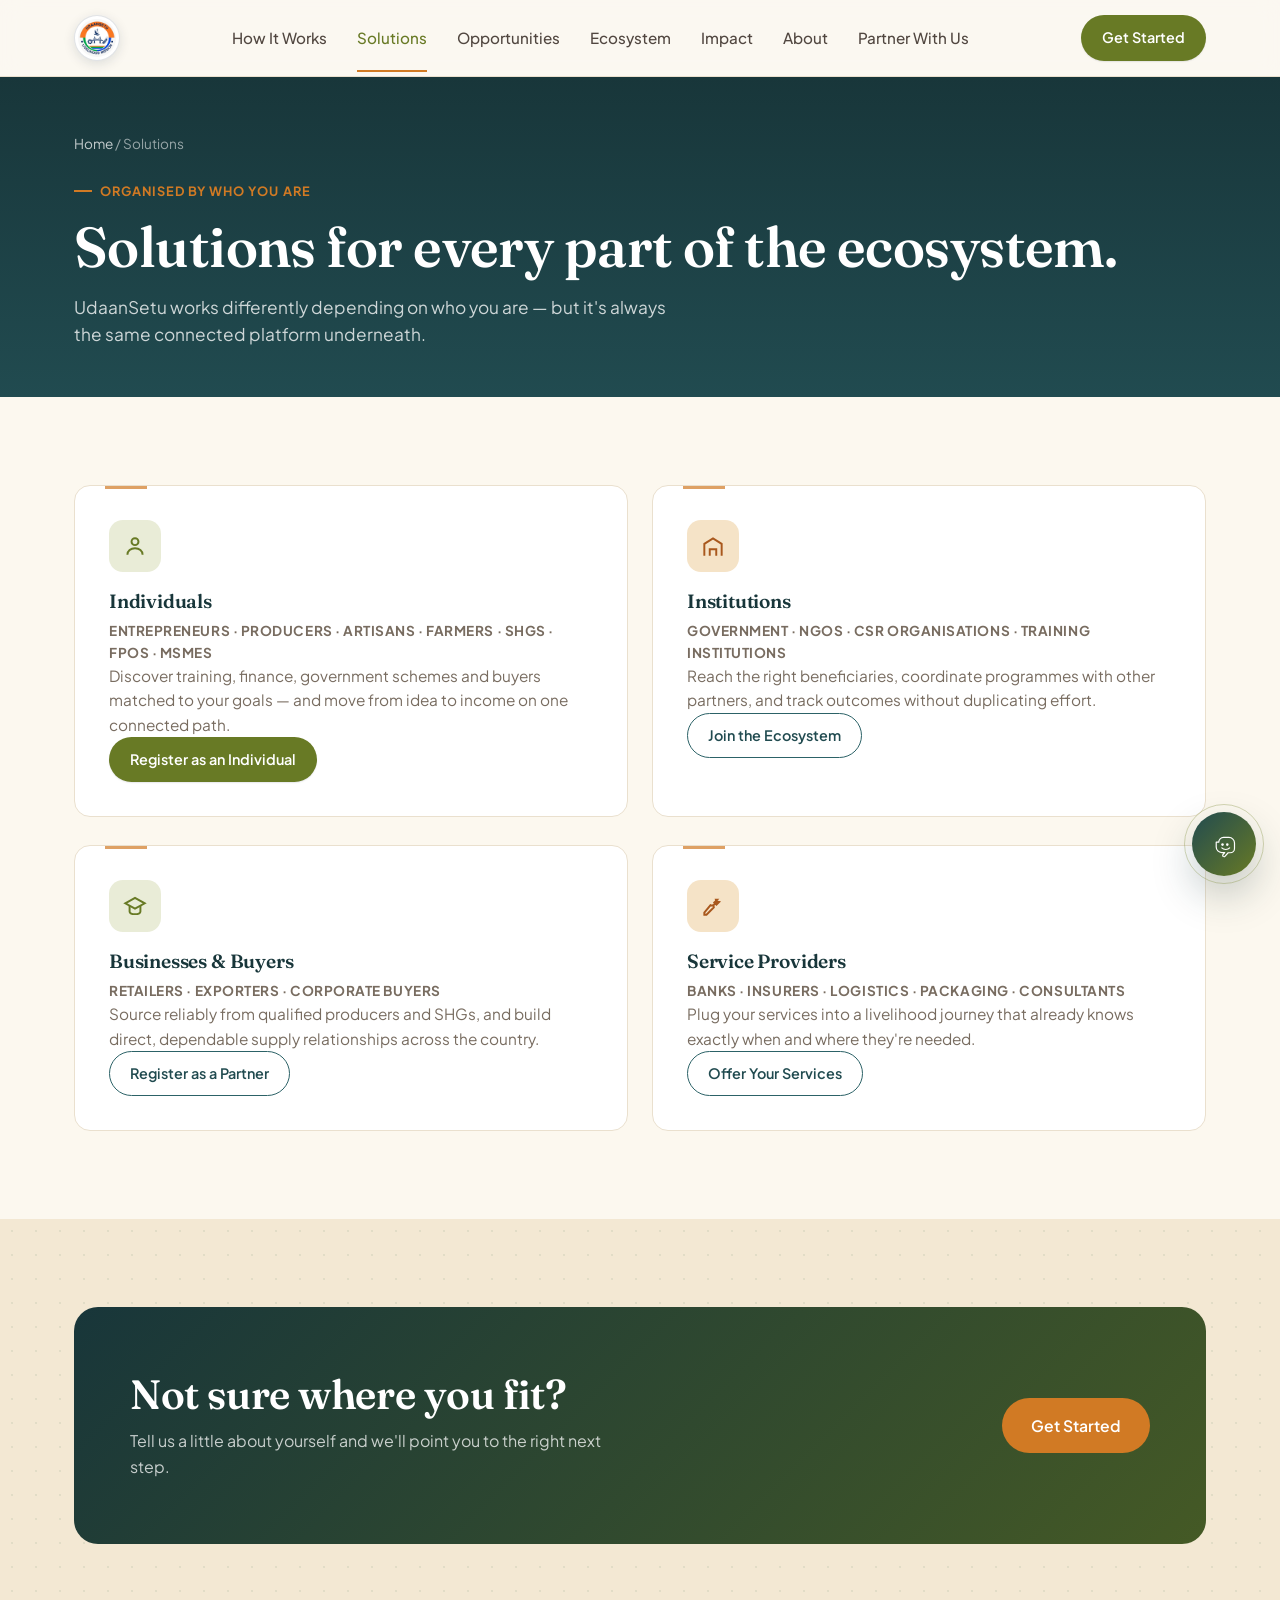
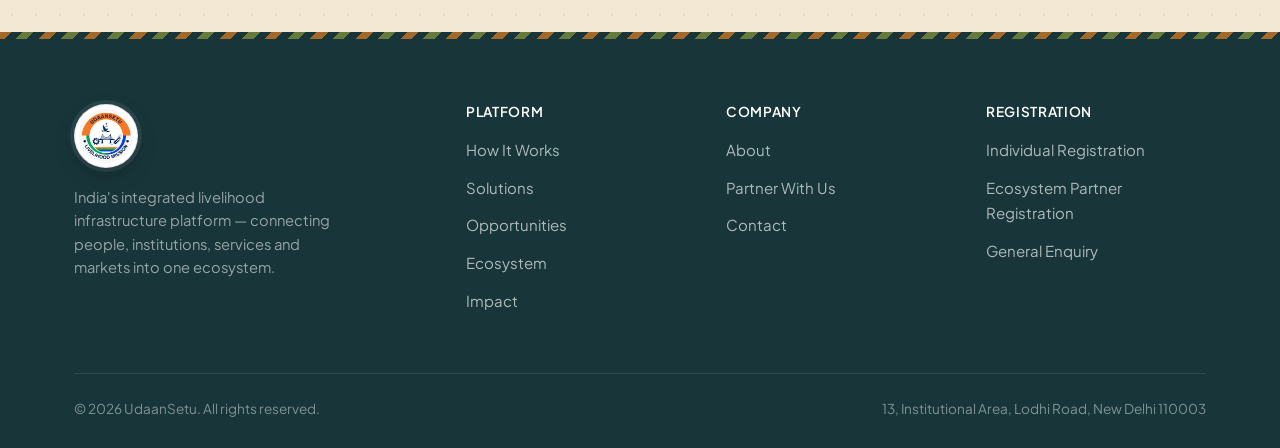
<file: pages/solutions.html>
<!DOCTYPE html>
<html lang="en">
<head>
<meta charset="UTF-8">
<meta name="viewport" content="width=device-width, initial-scale=1.0">
<title>Solutions — UdaanSetu</title>
<meta name="description" content="UdaanSetu solutions for individuals, institutions, businesses and service providers.">
<link rel="icon" href="../assets/logo/favicon.svg" type="image/svg+xml">
<link rel="preconnect" href="https://fonts.googleapis.com">
<link rel="preconnect" href="https://fonts.gstatic.com" crossorigin>
<link href="https://fonts.googleapis.com/css2?family=Fraunces:ital,wght@0,500;0,600;0,700;1,500;1,600&family=Plus+Jakarta+Sans:wght@400;500;600;700;800&display=swap" rel="stylesheet">
<link rel="stylesheet" href="../css/style.css">
</head>
<body>
<header class="navbar">
  <div class="container">
    <a href="../index.html" class="nav-logo"><img src="../assets/logo/logo.jpg" alt="UdaanSetu"></a>
    <nav class="nav-links" aria-label="Primary">
      <a href="how-it-works.html">How It Works</a>
      <a href="solutions.html" class="active">Solutions</a>
      <a href="opportunities.html">Opportunities</a>
      <a href="ecosystem.html">Ecosystem</a>
      <a href="impact.html">Impact</a>
      <a href="about.html">About</a>
      <a href="partner.html">Partner With Us</a>
    </nav>
    <div class="nav-cta"><button class="btn btn-primary btn-sm" data-open-modal>Get Started</button></div>
    <button class="nav-toggle" aria-label="Open menu" aria-expanded="false"><span></span></button>
  </div>
  <div class="mobile-menu">
    <a href="how-it-works.html">How It Works</a>
    <a href="solutions.html">Solutions</a>
    <a href="opportunities.html">Opportunities</a>
    <a href="ecosystem.html">Ecosystem</a>
    <a href="impact.html">Impact</a>
    <a href="about.html">About</a>
    <a href="partner.html">Partner With Us</a>
    <a href="contact.html">Contact</a>
    <div class="mobile-cta"><button class="btn btn-primary btn-block" data-open-modal>Get Started</button></div>
  </div>
</header>

<section class="page-hero">
  <div class="container">
    <div class="breadcrumb"><a href="../index.html">Home</a> / Solutions</div>
    <span class="eyebrow">Organised by who you are</span>
    <h1>Solutions for every part of the ecosystem.</h1>
    <p>UdaanSetu works differently depending on who you are — but it's always the same connected platform underneath.</p>
  </div>
</section>

<section class="reveal">
  <div class="container">
    <div class="grid grid-2" style="row-gap:28px;">

      <div class="card" style="padding:34px;">
        <div class="icon-badge"><svg viewBox="0 0 24 24" fill="none" stroke="currentColor" stroke-width="1.8"><circle cx="12" cy="8" r="3.2"/><path d="M5 20c0-3.5 3-6 7-6s7 2.5 7 6"/></svg></div>
        <h3>Individuals</h3>
        <p style="color:var(--ink-500);font-size:0.85rem;font-weight:700;text-transform:uppercase;letter-spacing:.04em;">Entrepreneurs · Producers · Artisans · Farmers · SHGs · FPOs · MSMEs</p>
        <p>Discover training, finance, government schemes and buyers matched to your goals — and move from idea to income on one connected path.</p>
        <a class="btn btn-primary btn-sm" href="#" data-form="individual" target="_blank" rel="noopener">Register as an Individual</a>
      </div>

      <div class="card" style="padding:34px;">
        <div class="icon-badge saffron"><svg viewBox="0 0 24 24" fill="none" stroke="currentColor" stroke-width="1.8"><path d="M4 21V10l8-5 8 5v11"/><path d="M9 21v-6h6v6"/></svg></div>
        <h3>Institutions</h3>
        <p style="color:var(--ink-500);font-size:0.85rem;font-weight:700;text-transform:uppercase;letter-spacing:.04em;">Government · NGOs · CSR Organisations · Training Institutions</p>
        <p>Reach the right beneficiaries, coordinate programmes with other partners, and track outcomes without duplicating effort.</p>
        <a class="btn btn-secondary btn-sm" href="#" data-form="partner" target="_blank" rel="noopener">Join the Ecosystem</a>
      </div>

      <div class="card" style="padding:34px;">
        <div class="icon-badge"><svg viewBox="0 0 24 24" fill="none" stroke="currentColor" stroke-width="1.8"><path d="M3 9.5l9-5 9 5-9 5-9-5z"/><path d="M7 12v5c0 1.4 2.2 2.5 5 2.5s5-1.1 5-2.5v-5"/></svg></div>
        <h3>Businesses &amp; Buyers</h3>
        <p style="color:var(--ink-500);font-size:0.85rem;font-weight:700;text-transform:uppercase;letter-spacing:.04em;">Retailers · Exporters · Corporate Buyers</p>
        <p>Source reliably from qualified producers and SHGs, and build direct, dependable supply relationships across the country.</p>
        <a class="btn btn-secondary btn-sm" href="#" data-form="partner" target="_blank" rel="noopener">Register as a Partner</a>
      </div>

      <div class="card" style="padding:34px;">
        <div class="icon-badge saffron"><svg viewBox="0 0 24 24" fill="none" stroke="currentColor" stroke-width="1.8"><path d="M14.7 6.3a4 4 0 01-5 5L4 18v2h2l6.7-6.7a4 4 0 015-5l-2.5 2.5-2-2 2.5-2.5z"/></svg></div>
        <h3>Service Providers</h3>
        <p style="color:var(--ink-500);font-size:0.85rem;font-weight:700;text-transform:uppercase;letter-spacing:.04em;">Banks · Insurers · Logistics · Packaging · Consultants</p>
        <p>Plug your services into a livelihood journey that already knows exactly when and where they're needed.</p>
        <a class="btn btn-secondary btn-sm" href="#" data-form="partner" target="_blank" rel="noopener">Offer Your Services</a>
      </div>

    </div>
  </div>
</section>

<section class="bg-cream reveal">
  <div class="container">
    <div class="cta-band">
      <div>
        <h2>Not sure where you fit?</h2>
        <p>Tell us a little about yourself and we'll point you to the right next step.</p>
      </div>
      <div class="actions">
        <button class="btn btn-saffron" data-open-modal>Get Started</button>
      </div>
    </div>
  </div>
</section>
<footer class="footer">
  <div class="container">
    <div class="footer-grid">
      <div class="footer-brand">
        <a href="../index.html" class="nav-logo"><img src="../assets/logo/logo.jpg" alt="UdaanSetu"></a>
        <p>India's integrated livelihood infrastructure platform — connecting people, institutions, services and markets into one ecosystem.</p>
      </div>
      <div>
        <h4>Platform</h4>
        <ul>
          <li><a href="how-it-works.html">How It Works</a></li>
          <li><a href="solutions.html">Solutions</a></li>
          <li><a href="opportunities.html">Opportunities</a></li>
          <li><a href="ecosystem.html">Ecosystem</a></li>
          <li><a href="impact.html">Impact</a></li>
        </ul>
      </div>
      <div>
        <h4>Company</h4>
        <ul>
          <li><a href="about.html">About</a></li>
          <li><a href="partner.html">Partner With Us</a></li>
          <li><a href="contact.html">Contact</a></li>
        </ul>
      </div>
      <div>
        <h4>Registration</h4>
        <ul>
          <li><a href="#" data-form="individual" target="_blank" rel="noopener">Individual Registration</a></li>
          <li><a href="#" data-form="partner" target="_blank" rel="noopener">Ecosystem Partner Registration</a></li>
          <li><a href="#" data-form="enquiry" target="_blank" rel="noopener">General Enquiry</a></li>
        </ul>
      </div>
    </div>
    <div class="footer-bottom">
      <span>© <span data-year></span> UdaanSetu. All rights reserved.</span>
      <span data-contact="address"></span>
    </div>
  </div>
</footer>
<div class="modal-overlay">
  <div class="modal" role="dialog" aria-modal="true" aria-labelledby="modalTitle">
    <button class="modal-close" data-close-modal aria-label="Close">✕</button>
    <h3 id="modalTitle">How would you like to participate?</h3>
    <p>Pick the option that fits you — it opens the right registration form.</p>
    <a href="#" class="modal-option" data-form="individual" target="_blank" rel="noopener">
      <span><span class="opt-title">I'm an Individual</span><span class="opt-sub">Start or grow my livelihood</span></span>
      <span class="opt-arrow">→</span>
    </a>
    <a href="#" class="modal-option" data-form="partner" target="_blank" rel="noopener">
      <span><span class="opt-title">I'm an Organization / Partner</span><span class="opt-sub">Offer services, programmes or opportunities</span></span>
      <span class="opt-arrow">→</span>
    </a>
    <a href="#" class="modal-option" data-form="enquiry" target="_blank" rel="noopener">
      <span><span class="opt-title">I have a General Enquiry</span><span class="opt-sub">Ask us a question</span></span>
      <span class="opt-arrow">→</span>
    </a>
  </div>
</div>
<script src="../js/config.js"></script>
<script src="../js/main.js"></script>
<script src="../js/udaanSetuKnowledge.js"></script>
<script src="../js/udaanSetuChatEngine.js"></script>
<script src="../js/udaanSetuChatbot.js"></script>
</body>
</html>
</file>
<file: css/style.css>
/* ==========================================================================
   UdaanSetu — Design System
  Palette: textile-inspired teal + burgundy + saffron, on warm light neutral
   Type: Fraunces (display serif, echoes the brand's italic logotype) + Plus Jakarta Sans (body/UI)
   ========================================================================== */

:root {
  /* Color tokens */
  --navy-950: #18363A;
  --navy-900: #214B50;
  --navy-800: #2C6267;
  --navy-700: #3C7472;
  --navy-600: #5A8A7B;
  --green-700: #52641F;
  --green-600: #687A25;
  --green-500: #81913D;
  --green-100: #E9ECD7;
  --saffron-600: #A9581D;
  --saffron-500: #D17A24;
  --saffron-100: #F5E3C7;
  --terracotta-600: #8F2C3E;
  --cream-50: #FCF8EF;
  --cream-100: #F3E8D3;
  --white: #FFFFFF;
  --ink-900: #241F1D;
  --ink-700: #514740;
  --ink-500: #786C60;
  --ink-300: #9BA5AC;
  --border: #DCCCB4;
  --border-soft: #EAE0CE;

  /* Type */
  --font-display: "Fraunces", "Georgia", serif;
  --font-body: "Plus Jakarta Sans", -apple-system, BlinkMacSystemFont, "Segoe UI", sans-serif;

  /* Spacing / layout */
  --container: 1180px;
  --radius-sm: 10px;
  --radius-md: 16px;
  --radius-lg: 24px;
  --shadow-sm: 0 1px 2px rgba(10, 31, 48, 0.06), 0 1px 1px rgba(10, 31, 48, 0.04);
  --shadow-md: 0 8px 24px rgba(10, 31, 48, 0.08);
  --shadow-lg: 0 20px 50px rgba(10, 31, 48, 0.12);
}

*, *::before, *::after { box-sizing: border-box; }
html { scroll-behavior: smooth; overflow-x: hidden; }

@media (prefers-reduced-motion: reduce) {
  html { scroll-behavior: auto; }
  *, *::before, *::after {
    animation-duration: 0.01ms !important;
    animation-iteration-count: 1 !important;
    transition-duration: 0.01ms !important;
    scroll-behavior: auto !important;
  }
}

body {
  margin: 0;
  font-family: var(--font-body);
  background: var(--cream-50);
  color: var(--ink-900);
  line-height: 1.6;
  font-size: 16px;
  -webkit-font-smoothing: antialiased;
  overflow-x: hidden;
}

img, svg, video { max-width: 100%; display: block; }
a { color: inherit; text-decoration: none; }
ul { margin: 0; padding: 0; list-style: none; }
button { font: inherit; cursor: pointer; }

h1, h2, h3, h4 {
  font-family: var(--font-display);
  color: var(--navy-950);
  margin: 0 0 0.5em;
  line-height: 1.15;
  font-weight: 600;
  letter-spacing: -0.01em;
}

h1 { font-size: clamp(2.4rem, 4.4vw, 3.6rem); }
h2 { font-size: clamp(1.9rem, 3.2vw, 2.6rem); }
h3 { font-size: 1.4rem; }
h4 { font-size: 1.1rem; }

p { margin: 0 0 1em; color: var(--ink-700); }

.container {
  width: 100%;
  max-width: var(--container);
  margin: 0 auto;
  padding: 0 clamp(16px, 4vw, 24px);
}

section { padding: 88px 0; }
@media (max-width: 768px) { section { padding: 56px 0; } }

.section-narrow { max-width: 720px; }

.eyebrow {
  display: inline-flex;
  align-items: center;
  gap: 8px;
  font-family: var(--font-body);
  font-size: 0.8rem;
  font-weight: 700;
  letter-spacing: 0.08em;
  text-transform: uppercase;
  color: var(--green-600);
  margin-bottom: 14px;
}
.eyebrow::before {
  content: "";
  width: 18px;
  height: 2px;
  background: var(--saffron-500);
  display: inline-block;
}

.section-head { max-width: 640px; margin-bottom: 48px; }
.section-head p { font-size: 1.08rem; color: var(--ink-500); }
.section-head.center { margin-left: auto; margin-right: auto; text-align: center; }

/* ---------- Buttons ---------- */
.btn {
  display: inline-flex;
  align-items: center;
  justify-content: center;
  gap: 8px;
  padding: 14px 28px;
  border-radius: 100px;
  font-weight: 600;
  font-size: 0.98rem;
  border: 1.5px solid transparent;
  min-height: 44px;
  transition: transform 0.18s ease, box-shadow 0.18s ease, background 0.18s ease, color 0.18s ease, border-color 0.18s ease;
  white-space: nowrap;
}
.btn:focus-visible {
  outline: 3px solid var(--saffron-500);
  outline-offset: 2px;
}
.btn-primary {
  background: var(--green-600);
  color: var(--white);
  box-shadow: var(--shadow-sm);
}
.btn-primary:hover { background: var(--green-700); transform: translateY(-1px); box-shadow: var(--shadow-md); }

.btn-secondary {
  background: transparent;
  color: var(--navy-900);
  border-color: var(--navy-800);
}
.btn-secondary:hover { background: var(--navy-900); color: var(--white); transform: translateY(-1px); }

.btn-ghost {
  background: var(--white);
  color: var(--navy-900);
  border-color: var(--border);
}
.btn-ghost:hover { border-color: var(--navy-800); }

.btn-saffron {
  background: var(--saffron-500);
  color: var(--white);
}
.btn-saffron:hover { background: var(--saffron-600); transform: translateY(-1px); box-shadow: var(--shadow-md); }

.btn-sm { padding: 10px 20px; font-size: 0.9rem; }
.btn-block { width: 100%; }

/* ---------- Navbar ---------- */
.navbar {
  position: sticky;
  top: 0;
  z-index: 100;
  background: rgba(251, 248, 242, 0.88);
  backdrop-filter: blur(10px);
  border-bottom: 1px solid var(--border-soft);
}
.navbar .container {
  display: flex;
  align-items: center;
  justify-content: space-between;
  height: 76px;
  min-width: 0;
}
.nav-logo {
  display: flex;
  align-items: center;
  gap: 10px;
  font-family: var(--font-display);
  font-style: italic;
  font-weight: 600;
  font-size: 1.5rem;
  color: var(--navy-950);
  min-width: 0;
}
.nav-logo img {
  width: auto;
  height: 46px;
  aspect-ratio: 1;
  object-fit: contain;
  flex: 0 0 auto;
  padding: 3px;
  background: var(--white);
  border: 1px solid rgba(10, 31, 48, 0.12);
  border-radius: 50%;
  box-shadow: 0 3px 12px rgba(10, 31, 48, 0.12);
}
.nav-logo .dot { color: var(--saffron-500); font-style: normal; }
.nav-links {
  display: flex;
  align-items: center;
  gap: 30px;
}
.nav-links a {
  font-size: 0.95rem;
  font-weight: 500;
  color: var(--ink-700);
  transition: color 0.15s ease;
  position: relative;
}
.nav-links a:hover, .nav-links a.active { color: var(--green-600); }
.nav-links a.active::after {
  content: "";
  position: absolute;
  left: 0; right: 0; bottom: -22px;
  height: 2px;
  background: var(--saffron-500);
}
.nav-cta { display: flex; align-items: center; gap: 12px; }

.nav-toggle {
  display: none;
  background: none;
  border: none;
  width: 40px;
  height: 40px;
  align-items: center;
  justify-content: center;
  flex: 0 0 40px;
  border-radius: 8px;
}
.nav-toggle:focus-visible { outline: 3px solid var(--saffron-500); outline-offset: 2px; }
.nav-toggle span, .nav-toggle::before, .nav-toggle::after {
  content: "";
  display: block;
  width: 22px;
  height: 2px;
  background: var(--navy-950);
  margin: 4px 0;
  transition: transform 0.2s ease, opacity 0.2s ease;
}

.mobile-menu {
  visibility: hidden;
  opacity: 0;
  transform: translateY(-8px);
  position: absolute;
  top: 100%;
  left: 0;
  right: 0;
  height: calc(100dvh - 76px);
  background: var(--cream-50);
  z-index: 99;
  padding: 24px;
  overflow-y: auto;
  overscroll-behavior: contain;
  transition: opacity 0.2s ease, transform 0.2s ease, visibility 0.2s ease;
}
.mobile-menu.open { visibility: visible; opacity: 1; transform: translateY(0); }
.mobile-menu a {
  display: block;
  padding: 16px 4px;
  font-size: 1.15rem;
  font-weight: 600;
  color: var(--navy-950);
  border-bottom: 1px solid var(--border-soft);
}
.mobile-menu .mobile-cta { margin-top: 24px; display: flex; flex-direction: column; gap: 12px; }

@media (max-width: 960px) {
  .nav-links, .nav-cta { display: none; }
  .nav-toggle { display: flex; }
}

/* ---------- Hero ---------- */
.hero {
  padding: 64px 0 40px;
  overflow: hidden;
  position: relative;
  isolation: isolate;
  background: var(--cream-50);
}
.hero::before,
.hero::after {
  content: "";
  position: absolute;
  pointer-events: none;
  opacity: 0.2;
  z-index: -1;
}
.hero::before {
  width: 170px;
  height: 170px;
  right: 7%;
  top: 18px;
  border: 1px solid var(--saffron-500);
  transform: rotate(45deg);
  box-shadow: inset 0 0 0 12px var(--cream-50), inset 0 0 0 13px var(--green-500);
}
.hero::after {
  width: 110px;
  height: 110px;
  left: 2%;
  bottom: 20px;
  border: 1px solid var(--green-500);
  transform: rotate(45deg);
}
.hero-grid {
  display: grid;
  grid-template-columns: 1.05fr 0.95fr;
  gap: 48px;
  align-items: center;
  min-width: 0;
}
.hero-copy .eyebrow { color: var(--saffron-600); }
.hero-copy h1 { margin-bottom: 20px; }
.hero-copy h1 em { color: var(--green-600); font-style: italic; }
.hero-copy .lede {
  font-size: 1.15rem;
  color: var(--ink-700);
  max-width: 540px;
  margin-bottom: 32px;
}
.hero-actions { display: flex; gap: 14px; flex-wrap: wrap; margin-bottom: 28px; }
.hero-meta {
  display: flex;
  gap: 22px;
  flex-wrap: wrap;
  font-size: 0.88rem;
  color: var(--ink-500);
}
.hero-meta span { display: flex; align-items: center; gap: 6px; }
.hero-meta strong { color: var(--navy-900); }

.hero-visual {
  position: relative;
  aspect-ratio: 1 / 1;
  max-width: 560px;
  margin: 0 auto;
}
.hero-image-frame {
  position: relative;
  height: 100%;
  padding: 12px;
  background: var(--white);
  border: 1px solid var(--border);
  border-radius: 28px;
  box-shadow: var(--shadow-lg);
  transform: rotate(1.2deg);
}
.hero-image-frame::before {
  content: "";
  position: absolute;
  inset: 18px -18px -18px 18px;
  background: var(--saffron-100);
  border-radius: 28px;
  z-index: -1;
}
.hero-image-frame img {
  width: 100%;
  height: 100%;
  object-fit: cover;
  object-position: center;
  border-radius: 20px;
}
.image-caption {
  position: absolute;
  left: 28px;
  bottom: 28px;
  padding: 9px 13px;
  border-radius: 8px;
  background: rgba(255, 255, 255, 0.94);
  color: var(--navy-900);
  font-size: 0.78rem;
  font-weight: 700;
  box-shadow: var(--shadow-sm);
}
.intro-grid {
  display: grid;
  grid-template-columns: 0.8fr 1.2fr;
  gap: 80px;
  align-items: start;
  min-width: 0;
}
.intro-grid p { font-size: 1.08rem; color: var(--ink-700); max-width: 680px; }
.intro-grid p:last-child { margin-bottom: 0; }
.intro-copy { min-width: 0; }
.story-image {
  margin: 28px 0 0;
  position: relative;
  max-width: 560px;
  padding: 8px;
  background: var(--white);
  border: 1px solid var(--border);
  border-radius: var(--radius-md);
  box-shadow: var(--shadow-md);
}
.story-image > img:first-child {
  width: 100%;
  aspect-ratio: 2.15 / 1;
  object-fit: cover;
  object-position: center 38%;
  border-radius: 10px;
}
.story-image figcaption {
  padding: 10px 8px 2px;
  color: var(--terracotta-600);
  font-family: var(--font-display);
  font-style: italic;
  font-size: 0.98rem;
}
.transparent-asset {
  position: absolute;
  width: 1px;
  height: 1px;
  opacity: 0;
  pointer-events: none;
}

@media (max-width: 960px) {
  .hero-grid { grid-template-columns: 1fr; }
  .hero-visual { order: -1; max-width: 420px; }
  .intro-grid { grid-template-columns: 1fr; gap: 18px; }
}

@media (max-width: 640px) {
  .hero { padding-top: 40px; }
  .hero-visual { order: 0; max-width: 100%; }
  .hero-image-frame { transform: none; }
  .image-caption { left: 24px; bottom: 24px; }
}

/* ---------- Page hero (secondary pages) ---------- */
.page-hero {
  padding: 56px 0 48px;
  background: linear-gradient(180deg, var(--navy-950) 0%, var(--navy-900) 100%);
  color: var(--white);
}
.page-hero .eyebrow { color: var(--saffron-500); }
.page-hero h1 { color: var(--white); margin-bottom: 14px; }
.page-hero p { color: rgba(255,255,255,0.78); font-size: 1.08rem; max-width: 620px; margin-bottom: 0; }
.breadcrumb { font-size: 0.85rem; color: rgba(255,255,255,0.55); margin-bottom: 18px; }
.breadcrumb a { color: rgba(255,255,255,0.75); }
.breadcrumb a:hover { color: var(--white); }

/* ---------- Cards ---------- */
.card {
  background: var(--white);
  border: 1px solid var(--border-soft);
  border-radius: var(--radius-md);
  padding: 30px;
  position: relative;
  overflow: hidden;
  transition: transform 0.2s ease, box-shadow 0.2s ease, border-color 0.2s ease;
}
.card::after {
  content: "";
  position: absolute;
  top: 0;
  left: 30px;
  width: 42px;
  height: 3px;
  background: var(--saffron-500);
  opacity: 0.7;
}
.card:hover { transform: translateY(-3px); box-shadow: var(--shadow-md); border-color: var(--border); }
.card .icon-badge { margin-bottom: 18px; }
.card h3 { margin-bottom: 8px; font-size: 1.2rem; }
.card p { margin-bottom: 0; color: var(--ink-500); font-size: 0.96rem; }

.icon-badge {
  width: 52px;
  height: 52px;
  border-radius: 14px;
  display: flex;
  align-items: center;
  justify-content: center;
  background: var(--green-100);
  color: var(--green-600);
}
.icon-badge.saffron { background: var(--saffron-100); color: var(--saffron-600); }
.icon-badge.navy { background: rgba(17, 52, 82, 0.08); color: var(--navy-800); }
.icon-badge svg { width: 26px; height: 26px; }

.grid { display: grid; gap: 24px; }
.grid-2 { grid-template-columns: repeat(2, 1fr); }
.grid-3 { grid-template-columns: repeat(3, 1fr); }
.grid-4 { grid-template-columns: repeat(4, 1fr); }
@media (max-width: 960px) { .grid-4 { grid-template-columns: repeat(2, 1fr); } .grid-3 { grid-template-columns: repeat(2, 1fr); } }
@media (max-width: 640px) { .grid-2, .grid-3, .grid-4 { grid-template-columns: 1fr; } }

/* ---------- Sections: tinted backgrounds ---------- */
.bg-white { background: var(--white); }
.bg-cream {
  background-color: var(--cream-100);
  background-image: radial-gradient(circle at 12px 12px, rgba(20, 77, 52, 0.08) 1px, transparent 1.5px);
  background-size: 24px 24px;
}
.bg-navy { background: var(--navy-950); color: rgba(255,255,255,0.9); }
.bg-navy h2, .bg-navy h3, .bg-navy h4 { color: var(--white); }
.bg-navy p { color: rgba(255,255,255,0.72); }
.bg-navy .eyebrow { color: var(--saffron-500); }

/* ---------- Problem / disconnected nodes ---------- */
.disconnect-row {
  display: flex;
  flex-wrap: wrap;
  gap: 14px;
  margin: 36px 0;
}
.disconnect-chip {
  padding: 10px 18px;
  border-radius: 100px;
  border: 1.5px dashed var(--border);
  color: var(--ink-500);
  font-size: 0.9rem;
  font-weight: 500;
  background: var(--white);
}
.transition-line {
  display: flex;
  align-items: center;
  gap: 14px;
  font-family: var(--font-display);
  font-style: italic;
  font-size: 1.3rem;
  color: var(--green-600);
  margin-top: 12px;
}
.transition-line .arrow { color: var(--saffron-500); font-style: normal; }

/* ---------- Journey / steps ---------- */
.journey-grid {
  display: grid;
  grid-template-columns: repeat(4, 1fr);
  gap: 20px;
}
@media (max-width: 960px) { .journey-grid { grid-template-columns: repeat(2, 1fr); } }
@media (max-width: 640px) { .journey-grid { grid-template-columns: 1fr; } }

.journey-step {
  background: var(--white);
  border-radius: var(--radius-md);
  padding: 28px 24px;
  border: 1px solid var(--border-soft);
  position: relative;
}
.journey-step .num {
  font-family: var(--font-display);
  font-style: italic;
  font-size: 2.2rem;
  color: var(--saffron-500);
  display: block;
  margin-bottom: 12px;
}
.journey-step h4 { margin-bottom: 8px; }
.journey-step p { font-size: 0.92rem; margin-bottom: 0; color: var(--ink-500); }
.journey-connector {
  display: none;
}
@media (min-width: 961px) {
  .journey-grid { position: relative; }
}

/* ---------- Ecosystem groups ---------- */
.ecosystem-group {
  border-radius: var(--radius-md);
  padding: 28px;
  border: 1px solid var(--border-soft);
  background: var(--white);
}
.ecosystem-group h4 { color: var(--green-600); font-size: 0.85rem; text-transform: uppercase; letter-spacing: 0.06em; font-family: var(--font-body); font-weight: 700; margin-bottom: 10px; }
.ecosystem-group p { font-size: 0.95rem; margin-bottom: 0; }

/* ---------- Stat blocks ---------- */
.stat-block { text-align: left; }
.stat-block .num {
  font-family: var(--font-display);
  font-size: clamp(2rem, 3.6vw, 2.8rem);
  color: var(--navy-950);
  display: block;
  line-height: 1;
  margin-bottom: 8px;
}
.stat-block .label { font-weight: 600; margin-bottom: 6px; }
.stat-block p { font-size: 0.9rem; color: var(--ink-500); margin-bottom: 0; }
.badge-target {
  display: inline-block;
  font-size: 0.72rem;
  font-weight: 700;
  text-transform: uppercase;
  letter-spacing: 0.05em;
  color: var(--saffron-600);
  background: var(--saffron-100);
  padding: 3px 10px;
  border-radius: 100px;
  margin-bottom: 10px;
}

/* ---------- CTA band ---------- */
.cta-band {
  background: linear-gradient(135deg, var(--navy-950) 0%, var(--green-700) 130%);
  border-radius: var(--radius-lg);
  padding: 64px 56px;
  color: var(--white);
  display: flex;
  align-items: center;
  justify-content: space-between;
  gap: 40px;
  flex-wrap: wrap;
}
.cta-band h2 { color: var(--white); margin-bottom: 10px; }
.cta-band p { color: rgba(255,255,255,0.75); margin-bottom: 0; max-width: 480px; }
.cta-band .actions { display: flex; gap: 14px; flex-wrap: wrap; }
@media (max-width: 768px) { .cta-band { padding: 40px 28px; } }

/* ---------- Footer ---------- */
.footer {
  background: var(--navy-950);
  color: rgba(255,255,255,0.65);
  padding: 72px 0 28px;
  position: relative;
  overflow: hidden;
}
.footer::before {
  content: "";
  position: absolute;
  top: 0;
  left: 0;
  right: 0;
  height: 7px;
  background: repeating-linear-gradient(135deg, var(--saffron-500) 0 8px, transparent 8px 16px, var(--green-500) 16px 24px, transparent 24px 32px);
  opacity: 0.75;
}
.footer > .container { position: relative; }
.footer-brand .nav-logo { margin-bottom: 18px; }
.footer-brand .nav-logo img {
  height: 64px;
  padding: 4px;
  box-shadow: 0 0 0 4px rgba(255,255,255,0.08), 0 8px 20px rgba(0,0,0,0.22);
}
.section-head h2::after {
  content: "";
  display: block;
  width: 44px;
  height: 3px;
  margin-top: 18px;
  background: linear-gradient(90deg, var(--saffron-500) 0 50%, var(--green-500) 50% 100%);
}
.section-head.center h2::after { margin-left: auto; margin-right: auto; }
.footer-grid {
  display: grid;
  grid-template-columns: 1.6fr 1fr 1fr 1fr;
  gap: 40px;
  padding-bottom: 48px;
  border-bottom: 1px solid rgba(255,255,255,0.1);
}
.footer-brand .nav-logo { color: var(--white); }
.footer-brand p { color: rgba(255,255,255,0.55); font-size: 0.92rem; margin-top: 14px; max-width: 280px; }
.footer h4 { color: var(--white); font-family: var(--font-body); font-size: 0.85rem; text-transform: uppercase; letter-spacing: 0.05em; margin-bottom: 18px; }
.footer ul li { margin-bottom: 12px; }
.footer ul a { font-size: 0.94rem; color: rgba(255,255,255,0.65); }
.footer ul a:hover { color: var(--saffron-500); }
.footer-bottom {
  padding-top: 24px;
  display: flex;
  justify-content: space-between;
  align-items: center;
  flex-wrap: wrap;
  gap: 12px;
  font-size: 0.85rem;
  color: rgba(255,255,255,0.45);
}
@media (max-width: 860px) {
  .footer-grid { grid-template-columns: 1fr 1fr; }
}
@media (max-width: 560px) {
  .footer-grid { grid-template-columns: 1fr; }
}

@media (max-width: 640px) {
  body { font-size: 15px; }
  section { padding: 48px 0; }
  h1 { font-size: clamp(2.15rem, 10vw, 2.8rem); }
  h2 { font-size: clamp(1.7rem, 8vw, 2.25rem); }
  .section-head { margin-bottom: 32px; }
  .section-head p, .page-hero p, .intro-grid p { font-size: 1rem; }
  .btn { width: 100%; white-space: normal; }
  .hero-actions, .cta-band .actions { width: 100%; }
  .hero-actions .btn, .cta-band .actions .btn { flex: 1 1 100%; }
  .page-hero { padding: 40px 0; }
  .breadcrumb { margin-bottom: 14px; }
  .card, .journey-step, .ecosystem-group, .phase-card { padding: 24px 20px; }
  .cta-band { padding: 32px 20px; gap: 26px; border-radius: var(--radius-md); }
  .modal { padding: 32px 20px 20px; border-radius: var(--radius-md); }
  .modal-option { padding: 16px; }
  .modal-option .opt-title, .modal-option .opt-sub { display: block; overflow-wrap: anywhere; }
  .nav-logo img { height: 40px; }
  .footer-brand .nav-logo img { height: 58px; }
  .hero::before { right: -62px; top: 12px; }
  .hero::after { left: -48px; bottom: 18px; }
}

/* ---------- Modal (Get Started) ---------- */
.modal-overlay {
  position: fixed;
  inset: 0;
  background: rgba(10, 31, 48, 0.55);
  backdrop-filter: blur(3px);
  z-index: 200;
  display: none;
  align-items: center;
  justify-content: center;
  padding: max(16px, env(safe-area-inset-top)) max(16px, env(safe-area-inset-right)) max(16px, env(safe-area-inset-bottom)) max(16px, env(safe-area-inset-left));
  overflow-y: auto;
}
.modal-overlay.open { display: flex; }
.modal {
  background: var(--white);
  border-radius: var(--radius-lg);
  max-width: 560px;
  width: 100%;
  padding: 40px;
  position: relative;
  box-shadow: var(--shadow-lg);
  animation: modalIn 0.22s ease;
  max-height: calc(100dvh - 32px);
  overflow-y: auto;
}
@keyframes modalIn {
  from { opacity: 0; transform: translateY(14px) scale(0.98); }
  to { opacity: 1; transform: translateY(0) scale(1); }
}
.modal-close {
  position: absolute;
  top: 20px; right: 20px;
  width: 36px; height: 36px;
  border-radius: 50%;
  background: var(--cream-100);
  border: none;
  display: flex; align-items: center; justify-content: center;
  font-size: 1.1rem;
  color: var(--ink-700);
}
.modal-close:hover { background: var(--border); }
.modal h3 { margin-bottom: 6px; }
.modal > p { color: var(--ink-500); margin-bottom: 26px; }
.modal-option {
  display: flex;
  align-items: center;
  justify-content: space-between;
  gap: 16px;
  width: 100%;
  text-align: left;
  padding: 18px 20px;
  border: 1.5px solid var(--border);
  border-radius: var(--radius-md);
  background: var(--white);
  margin-bottom: 12px;
  transition: border-color 0.15s ease, background 0.15s ease, transform 0.15s ease;
}
.modal-option:hover { border-color: var(--green-600); background: var(--green-100); transform: translateX(2px); }
.modal-option .opt-title { font-weight: 700; color: var(--navy-950); font-size: 1rem; margin-bottom: 3px; }
.modal-option .opt-sub { font-size: 0.85rem; color: var(--ink-500); }
.modal-option .opt-arrow { color: var(--green-600); font-size: 1.3rem; flex-shrink: 0; }

/* ---------- Utility ---------- */
.text-center { text-align: center; }
.mt-0 { margin-top: 0; }
.mb-0 { margin-bottom: 0; }
.flex { display: flex; }
.flex-wrap { flex-wrap: wrap; }
.gap-12 { gap: 12px; }
.reveal {
  opacity: 0;
  transform: translateY(18px);
  transition: opacity 0.6s ease, transform 0.6s ease;
}
.reveal.in-view { opacity: 1; transform: translateY(0); }

.divider {
  height: 1px;
  background: var(--border-soft);
  border: none;
  margin: 0;
}

.pill-list { display: flex; flex-wrap: wrap; gap: 10px; }
.pill {
  padding: 8px 16px;
  border-radius: 100px;
  background: var(--white);
  border: 1px solid var(--border);
  font-size: 0.85rem;
  font-weight: 500;
  color: var(--ink-700);
}

.table-wrap { overflow-x: auto; border-radius: var(--radius-md); border: 1px solid var(--border-soft); }
table { width: 100%; min-width: 560px; border-collapse: collapse; background: var(--white); }
th, td { padding: 14px 18px; text-align: left; font-size: 0.92rem; border-bottom: 1px solid var(--border-soft); }
th { background: var(--cream-100); font-family: var(--font-body); font-weight: 700; color: var(--navy-900); }
tr:last-child td { border-bottom: none; }

/* Roadmap phases */
.phase-track { display: grid; grid-template-columns: repeat(4, 1fr); gap: 20px; }
@media (max-width: 960px) { .phase-track { grid-template-columns: repeat(2, 1fr); } }
@media (max-width: 640px) { .phase-track { grid-template-columns: 1fr; } }
.phase-card {
  background: var(--white);
  border-radius: var(--radius-md);
  border: 1px solid var(--border-soft);
  padding: 26px 22px;
}
.phase-card .phase-tag {
  display: inline-block;
  font-size: 0.75rem;
  font-weight: 700;
  color: var(--white);
  background: var(--navy-800);
  padding: 4px 12px;
  border-radius: 100px;
  margin-bottom: 14px;
}
.phase-card ul { margin-top: 12px; }
.phase-card li {
  font-size: 0.88rem;
  color: var(--ink-500);
  padding-left: 18px;
  position: relative;
  margin-bottom: 8px;
}
.phase-card li::before {
  content: "";
  position: absolute;
  left: 0; top: 8px;
  width: 6px; height: 6px;
  border-radius: 50%;
  background: var(--green-500);
}

/* ---------- Hero / Ecosystem network SVG ---------- */
.network-svg { width: 100%; height: 100%; overflow: visible; }
.network-svg .orbit-line {
  stroke: var(--green-500);
  stroke-width: 1.6;
  fill: none;
  opacity: 0.55;
  stroke-dasharray: 5 6;
  animation: dashFlow 22s linear infinite;
}
.network-svg .orbit-line.alt { stroke: var(--saffron-500); opacity: 0.45; }
@keyframes dashFlow { to { stroke-dashoffset: -220; } }

.network-svg .core-ring {
  fill: none;
  stroke: var(--navy-800);
  stroke-width: 1;
  opacity: 0.18;
}
.network-svg .core-pulse {
  fill: var(--green-500);
  opacity: 0.14;
  animation: pulseGrow 3.2s ease-in-out infinite;
  transform-origin: center;
}
@keyframes pulseGrow {
  0%, 100% { transform: scale(0.92); opacity: 0.16; }
  50% { transform: scale(1.12); opacity: 0.05; }
}
.network-svg .core-node {
  fill: var(--navy-950);
}
.network-svg .core-label {
  font-family: var(--font-display);
  font-style: italic;
  font-size: 15px;
  fill: var(--white);
  text-anchor: middle;
  dominant-baseline: middle;
}
.network-svg .satellite {
  fill: var(--white);
  stroke: var(--border);
  stroke-width: 1.2;
  filter: drop-shadow(0 4px 10px rgba(10,31,48,0.12));
}
.network-svg .satellite-group {
  opacity: 0;
  animation: satIn 0.6s ease forwards;
}
.network-svg .sat-label {
  font-family: var(--font-body);
  font-weight: 700;
  font-size: 11.5px;
  fill: var(--navy-900);
  text-anchor: middle;
  dominant-baseline: middle;
}
.network-svg .sat-icon { stroke: var(--green-600); }
.network-svg .satellite-group.saffron .satellite { stroke: var(--saffron-100); }
.network-svg .satellite-group.saffron .sat-icon { stroke: var(--saffron-600); }
@keyframes satIn {
  from { opacity: 0; transform: scale(0.7); }
  to { opacity: 1; transform: scale(1); }
}

/* ---------- Ecosystem cross diagram (Ecosystem page) ---------- */
.eco-diagram {
  display: flex;
  flex-direction: column;
  align-items: center;
  gap: 0;
  max-width: 760px;
  margin: 0 auto;
}
.eco-node {
  background: var(--white);
  border: 1.5px solid var(--border);
  border-radius: var(--radius-md);
  padding: 16px 26px;
  font-weight: 700;
  color: var(--navy-900);
  font-size: 0.98rem;
  text-align: center;
  box-shadow: var(--shadow-sm);
  min-width: 180px;
}
.eco-node.center {
  background: var(--navy-950);
  color: var(--white);
  border-color: var(--navy-950);
  font-family: var(--font-display);
  font-style: italic;
  font-size: 1.3rem;
  padding: 22px 34px;
  border-radius: var(--radius-lg);
  box-shadow: var(--shadow-lg);
  position: relative;
  z-index: 2;
}
.eco-cross-row {
  display: flex;
  align-items: center;
  gap: 0;
}
.eco-h-line {
  width: 64px;
  height: 2px;
  background: repeating-linear-gradient(90deg, var(--green-500) 0 6px, transparent 6px 12px);
}
.eco-h-line.saffron { background: repeating-linear-gradient(90deg, var(--saffron-500) 0 6px, transparent 6px 12px); }
.eco-v-line {
  width: 2px;
  height: 44px;
  background: repeating-linear-gradient(180deg, var(--green-500) 0 6px, transparent 6px 12px);
}
@media (max-width: 640px) {
  .eco-cross-row { flex-direction: column; gap: 12px; }
  .eco-h-line { width: 2px; height: 28px; background: repeating-linear-gradient(180deg, var(--green-500) 0 6px, transparent 6px 12px); }
}

/* ---------- UdaanSetu Assistant ---------- */
#udaansetu-chatbot-root {
  position: fixed;
  right: 24px;
  bottom: 24px;
  z-index: 220;
  font-family: var(--font-body);
}

.udaansetu-launcher {
  position: relative;
  width: 64px;
  height: 64px;
  border: none;
  border-radius: 50%;
  background: linear-gradient(135deg, var(--navy-900) 0%, var(--green-600) 100%);
  color: var(--white);
  display: grid;
  place-items: center;
  box-shadow: 0 18px 40px rgba(25, 56, 58, 0.26);
  cursor: pointer;
  transition: transform 0.2s ease, box-shadow 0.2s ease;
  animation: launcherPulse 3s ease-in-out infinite;
}
.udaansetu-launcher:hover {
  transform: translateY(-2px) scale(1.04);
  box-shadow: 0 22px 48px rgba(25, 56, 58, 0.28);
}
.udaansetu-launcher.is-open {
  transform: scale(0.96);
}
.udaansetu-launcher-pulse {
  position: absolute;
  inset: -8px;
  border-radius: 50%;
  border: 1px solid rgba(130, 145, 61, 0.35);
  animation: launcherRing 2.8s ease-out infinite;
}
.udaansetu-launcher-icon {
  width: 28px;
  height: 28px;
  display: block;
  position: relative;
  z-index: 1;
}
.udaansetu-launcher-icon svg {
  width: 100%;
  height: 100%;
}

@keyframes launcherPulse {
  0%, 100% { box-shadow: 0 10px 26px rgba(25, 56, 58, 0.2); }
  50% { box-shadow: 0 16px 40px rgba(25, 56, 58, 0.28); }
}
@keyframes launcherRing {
  0% { transform: scale(0.9); opacity: 0.9; }
  80% { transform: scale(1.22); opacity: 0; }
  100% { opacity: 0; }
}

.udaansetu-chat-widget {
  position: absolute;
  right: 0;
  bottom: 78px;
  width: min(410px, calc(100vw - 24px));
  height: min(620px, calc(100vh - 110px));
  background: rgba(255,255,255,0.9);
  backdrop-filter: blur(10px);
  border: 1px solid rgba(15, 41, 52, 0.1);
  border-radius: 26px;
  box-shadow: 0 20px 50px rgba(12, 31, 46, 0.18);
  display: flex;
  flex-direction: column;
  overflow: hidden;
  opacity: 0;
  visibility: hidden;
  transform: translateY(14px) scale(0.98);
  transition: opacity 0.22s ease, transform 0.22s ease, visibility 0.22s ease;
}
.udaansetu-chat-widget.open {
  opacity: 1;
  visibility: visible;
  transform: translateY(0) scale(1);
}

.udaansetu-chat-header {
  display: flex;
  align-items: center;
  justify-content: space-between;
  gap: 12px;
  padding: 18px 18px 16px;
  background: linear-gradient(135deg, rgba(24, 54, 58, 0.97), rgba(82, 100, 31, 0.9));
  color: var(--white);
  border-bottom: 1px solid rgba(255,255,255,0.12);
}
.udaansetu-header-brand {
  display: flex;
  align-items: center;
  gap: 12px;
  min-width: 0;
}
.udaansetu-header-icon {
  width: 36px;
  height: 36px;
  display: grid;
  place-items: center;
  border-radius: 12px;
  background: rgba(255,255,255,0.14);
  border: 1px solid rgba(255,255,255,0.12);
  flex-shrink: 0;
}
.udaansetu-header-icon svg {
  width: 22px;
  height: 22px;
  color: var(--white);
}
.udaansetu-header-brand h3 {
  margin: 0 0 2px;
  color: var(--white);
  font-size: 1rem;
  font-family: var(--font-body);
  letter-spacing: -0.02em;
}
.udaansetu-header-brand p {
  margin: 0;
  color: rgba(255,255,255,0.74);
  font-size: 0.7rem;
  line-height: 1.25;
  white-space: normal;
}
.udaansetu-header-actions {
  display: flex;
  align-items: center;
  gap: 8px;
}
.udaansetu-status {
  display: inline-flex;
  align-items: center;
  gap: 7px;
  font-size: 0.7rem;
  color: rgba(255,255,255,0.84);
  background: rgba(255,255,255,0.09);
  border: 1px solid rgba(255,255,255,0.12);
  border-radius: 999px;
  padding: 5px 8px;
}
.udaansetu-status .dot {
  width: 8px;
  height: 8px;
  background: #48d68a;
  border-radius: 50%;
  box-shadow: 0 0 0 4px rgba(72, 214, 138, 0.15);
}
.udaansetu-icon-button {
  width: 34px;
  height: 34px;
  border: 1px solid rgba(255,255,255,0.12);
  border-radius: 50%;
  background: rgba(255,255,255,0.08);
  color: var(--white);
  font-size: 1.15rem;
  display: grid;
  place-items: center;
  cursor: pointer;
}
.udaansetu-clear-confirm {
  position: absolute;
  inset: 0;
  display: flex;
  align-items: center;
  justify-content: center;
  background: rgba(13, 35, 40, 0.38);
  backdrop-filter: blur(3px);
  z-index: 2;
}
.udaansetu-clear-confirm.hidden {
  display: none;
}
.udaansetu-dialog {
  width: min(260px, calc(100% - 36px));
  background: var(--white);
  border-radius: 18px;
  padding: 18px 16px 14px;
  box-shadow: var(--shadow-lg);
}
.udaansetu-dialog p {
  margin: 0 0 16px;
  color: var(--ink-900);
  font-weight: 600;
  text-align: center;
}
.udaansetu-dialog-actions {
  display: flex;
  gap: 10px;
}
.udaansetu-dialog-actions button {
  flex: 1;
  border: none;
  border-radius: 999px;
  padding: 10px 12px;
  font-weight: 600;
  cursor: pointer;
}
.udaansetu-cancel {
  background: var(--cream-100);
  color: var(--navy-900);
}
.udaansetu-clear-action {
  background: var(--terracotta-600);
  color: var(--white);
}

.udaansetu-chat-body {
  flex: 1;
  overflow: hidden;
  display: flex;
  flex-direction: column;
  background: linear-gradient(180deg, rgba(249,246,241,0.96), rgba(255,255,255,1));
}
.udaansetu-message-list {
  flex: 1;
  overflow-y: auto;
  padding: 16px 14px 8px;
  display: flex;
  flex-direction: column;
  gap: 12px;
}
.udaansetu-message {
  display: flex;
  align-items: flex-end;
  gap: 8px;
  animation: chatFade 0.25s ease;
}
.udaansetu-message.user {
  justify-content: flex-end;
}
.udaansetu-avatar {
  width: 24px;
  height: 24px;
  border-radius: 50%;
  display: grid;
  place-items: center;
  background: linear-gradient(135deg, var(--green-600), var(--navy-800));
  color: var(--white);
  font-size: 0.72rem;
  font-weight: 700;
  flex-shrink: 0;
  margin-bottom: 10px;
}
.udaansetu-bubble-wrap {
  max-width: 82%;
  display: flex;
  flex-direction: column;
  gap: 4px;
}
.udaansetu-message.user .udaansetu-bubble-wrap {
  align-items: flex-end;
}
.udaansetu-bubble-meta {
  font-size: 0.62rem;
  color: var(--ink-500);
  font-weight: 700;
  text-transform: uppercase;
  letter-spacing: 0.06em;
  padding: 0 4px;
}
.udaansetu-bubble {
  padding: 12px 14px;
  border-radius: 16px 16px 16px 6px;
  background: var(--white);
  border: 1px solid rgba(23, 56, 66, 0.08);
  color: var(--ink-900);
  line-height: 1.52;
  box-shadow: 0 8px 18px rgba(19, 47, 59, 0.05);
  white-space: pre-line;
  word-break: break-word;
}
.udaansetu-message.user .udaansetu-bubble {
  background: linear-gradient(135deg, var(--green-700), var(--green-600));
  color: var(--white);
  border: none;
  border-radius: 16px 16px 6px 16px;
  box-shadow: 0 10px 22px rgba(72, 104, 53, 0.18);
}
.udaansetu-suggestions {
  padding: 10px 12px 14px;
  display: flex;
  flex-wrap: wrap;
  gap: 8px;
  border-top: 1px solid rgba(19, 47, 59, 0.08);
  background: rgba(255,255,255,0.6);
}
.udaansetu-suggestion {
  border: 1px solid rgba(25, 56, 58, 0.1);
  background: rgba(255,255,255,0.8);
  color: var(--navy-900);
  border-radius: 999px;
  padding: 8px 12px;
  font-size: 0.78rem;
  font-weight: 600;
  cursor: pointer;
  transition: border-color 0.18s ease, transform 0.18s ease, background 0.18s ease;
}
.udaansetu-suggestion:hover {
  border-color: rgba(82, 100, 31, 0.28);
  background: rgba(233, 236, 215, 0.7);
  transform: translateY(-1px);
}

.udaansetu-chat-form {
  display: flex;
  align-items: flex-end;
  gap: 10px;
  padding: 12px 12px 14px;
  border-top: 1px solid rgba(19,47,59,0.08);
  background: rgba(255,255,255,0.92);
}
.udaansetu-chat-form textarea {
  flex: 1;
  min-height: 44px;
  max-height: 130px;
  resize: none;
  border: 1px solid rgba(25,56,58,0.12);
  background: rgba(245,247,244,0.9);
  color: var(--ink-900);
  border-radius: 14px;
  padding: 12px 14px;
  font: inherit;
  line-height: 1.4;
  transition: border-color 0.18s ease, box-shadow 0.18s ease;
}
.udaansetu-chat-form textarea:focus {
  outline: none;
  border-color: rgba(82,100,31,0.55);
  box-shadow: 0 0 0 3px rgba(129, 145, 61, 0.12);
}
.udaansetu-send-button {
  width: 46px;
  height: 46px;
  border: none;
  border-radius: 14px;
  background: linear-gradient(135deg, var(--navy-900), var(--green-600));
  color: var(--white);
  display: grid;
  place-items: center;
  cursor: pointer;
  box-shadow: 0 10px 20px rgba(25, 56, 58, 0.12);
  transition: transform 0.18s ease, box-shadow 0.18s ease;
}
.udaansetu-send-button:hover {
  transform: translateY(-1px) scale(1.02);
  box-shadow: 0 12px 24px rgba(25, 56, 58, 0.18);
}
.udaansetu-send-button svg {
  width: 17px;
  height: 17px;
}
.udaansetu-send-button:disabled {
  opacity: 0.5;
  cursor: not-allowed;
}

.typing-bubble {
  display: inline-flex;
  align-items: center;
  gap: 5px;
  width: auto;
  min-width: 76px;
  justify-content: center;
}
.typing-dot {
  width: 7px;
  height: 7px;
  border-radius: 50%;
  background: rgba(24,54,58,0.62);
  animation: typingBounce 1s ease-in-out infinite;
}
.typing-dot:nth-child(2) { animation-delay: 0.15s; }
.typing-dot:nth-child(3) { animation-delay: 0.3s; }
@keyframes typingBounce {
  0%, 80%, 100% { transform: translateY(0); opacity: 0.45; }
  40% { transform: translateY(-4px); opacity: 1; }
}
@keyframes chatFade {
  from { opacity: 0; transform: translateY(8px); }
  to { opacity: 1; transform: translateY(0); }
}

.sr-only {
  position: absolute;
  width: 1px;
  height: 1px;
  padding: 0;
  margin: -1px;
  overflow: hidden;
  clip: rect(0,0,0,0);
  white-space: nowrap;
  border: 0;
}

@media (max-width: 640px) {
  #udaansetu-chatbot-root {
    right: 12px;
    bottom: 12px;
  }
  .udaansetu-chat-widget {
    right: 0;
    bottom: 72px;
    width: min(100vw - 12px, 420px);
    height: min(72vh, 580px);
    border-radius: 22px;
  }
  .udaansetu-chat-header {
    padding: 14px 14px 12px;
  }
  .udaansetu-header-brand h3 {
    font-size: 0.92rem;
  }
  .udaansetu-header-brand p {
    font-size: 0.62rem;
  }
  .udaansetu-suggestion {
    font-size: 0.72rem;
  }
}
</file>
